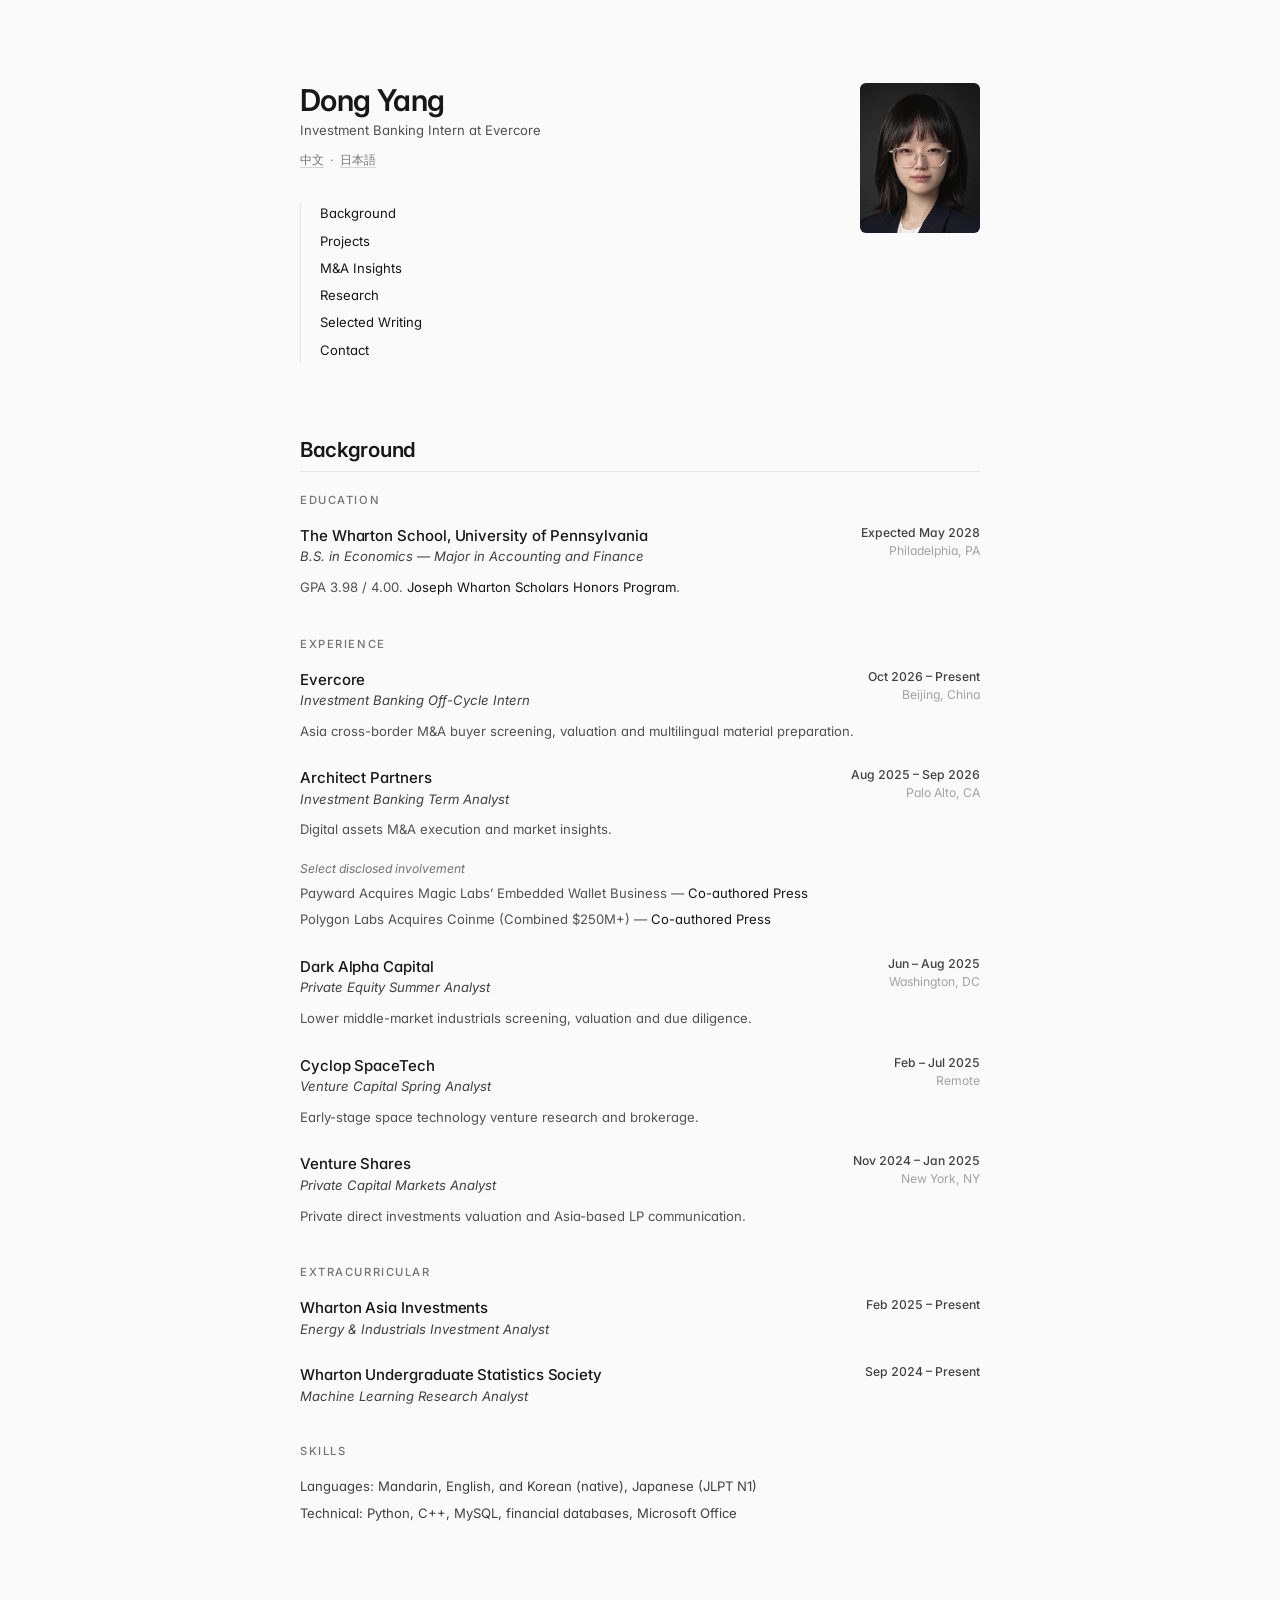
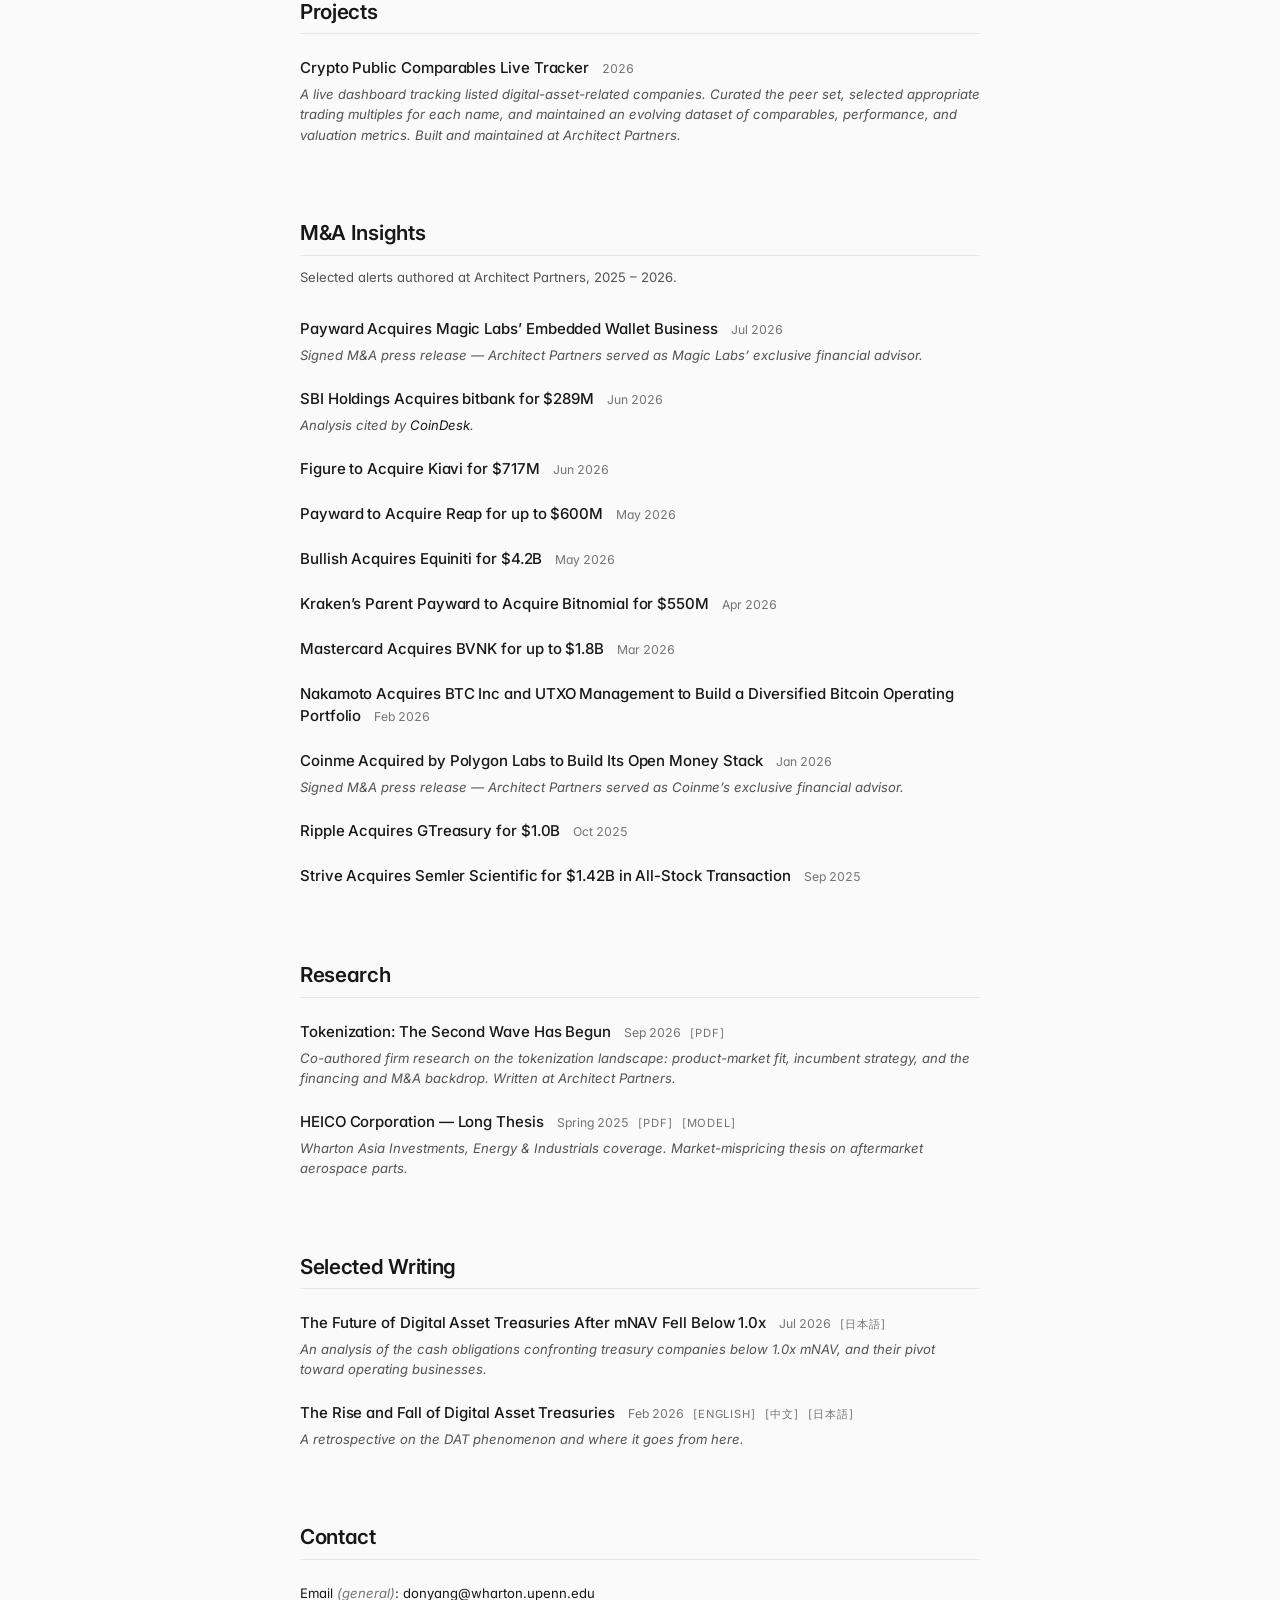
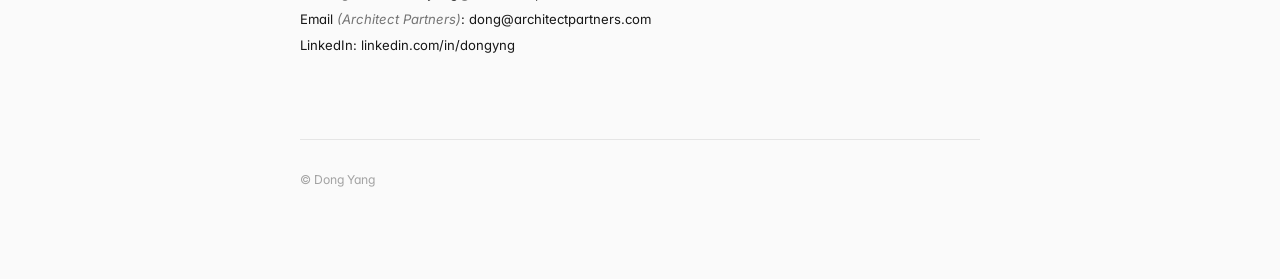
<file: index.html>
<!DOCTYPE html>
<html lang="en" class="compact">
<head>
<meta charset="UTF-8">
<meta name="viewport" content="width=device-width, initial-scale=1.0">
<title>Dong Yang</title>
<meta name="description" content="Dong Yang — Investment Banking Intern at Evercore">

<!-- Google tag (gtag.js) -->
<script async src="https://www.googletagmanager.com/gtag/js?id=G-03P32V69M8"></script>
<script>
  window.dataLayer = window.dataLayer || [];
  function gtag(){dataLayer.push(arguments);}
  gtag('js', new Date());

  gtag('config', 'G-03P32V69M8');
</script>
<!-- End Google tag -->

<link rel="preconnect" href="https://fonts.googleapis.com">
<link rel="preconnect" href="https://fonts.gstatic.com" crossorigin>
<link href="https://fonts.googleapis.com/css2?family=Inter:ital,wght@0,400;0,500;0,600;1,400&display=swap" rel="stylesheet">
<link rel="stylesheet" href="style.css?v=21">
</head>
<body>
<main>

<header class="masthead">
  <div class="masthead-text">
    <h1>Dong Yang</h1>
    <p class="tagline"><em>Investment Banking Intern at Evercore</em></p>
    <p class="masthead-download"><a href="zh/">中文</a> &nbsp;·&nbsp; <a href="ja/">日本語</a></p>
    <nav>
      <a href="#background">Background</a>
      <a href="#projects">Projects</a>
      <a href="#insights">M&amp;A Insights</a>
      <a href="#research">Research</a>
      <a href="#writing">Selected Writing</a>
      <a href="#contact">Contact</a>
    </nav>
  </div>
  <img class="masthead-portrait" src="assets/portrait.jpg?v=3" alt="Dong Yang">
</header>

<section id="background">
  <h2>Background</h2>

  <h3 class="section-label">Education</h3>
  <article class="entry">
    <div class="entry-head">
      <div class="entry-head-left">
        <h4><a href="https://www.wharton.upenn.edu/">The Wharton School, <span class="nowrap-mobile">University of Pennsylvania</span></a></h4>
        <p class="subtitle">B.S. in Economics — Major in <span class="nowrap-mobile">Accounting and Finance</span></p>
      </div>
      <div class="entry-meta">
        <span class="date">Expected May 2028</span>
        <span class="location">Philadelphia, PA</span>
      </div>
    </div>
    <p>GPA 3.98 / 4.00. <a class="nowrap-mobile" href="https://undergrad-inside.wharton.upenn.edu/jws/">Joseph Wharton Scholars Honors Program</a>.</p>
  </article>

  <h3 class="section-label">Experience</h3>
  <article class="entry">
    <div class="entry-head">
      <div class="entry-head-left">
        <h4><a href="https://www.evercore.com/">Evercore</a></h4>
        <p class="role">Investment Banking Off-Cycle Intern</p>
      </div>
      <div class="entry-meta">
        <span class="date">Oct 2026 – Present</span>
        <span class="location">Beijing, China</span>
      </div>
    </div>
    <p>Asia cross-border M&amp;A buyer screening, valuation and multilingual material preparation.</p>
  </article>

  <article class="entry">
    <div class="entry-head">
      <div class="entry-head-left">
        <h4><a href="https://architectpartners.com/">Architect Partners</a></h4>
        <p class="role">Investment Banking Term Analyst</p>
      </div>
      <div class="entry-meta">
        <span class="date">Aug 2025 – Sep 2026</span>
        <span class="location">Palo Alto, CA</span>
      </div>
    </div>
    <p>Digital assets M&amp;A execution and market insights.</p>
    <p class="entry-subhead">Select disclosed involvement</p>
    <p class="disclosure">Payward Acquires Magic Labs&rsquo; Embedded Wallet Business — <a href="https://architectpartners.com/wp-content/uploads/2026/07/Magic-Labs-_-Payward-MA-Alert.pdf">Co-authored Press</a></p>
    <p class="disclosure">Polygon Labs Acquires Coinme (Combined $250M+) — <a href="https://architectpartners.com/wp-content/uploads/2026/01/Polygon-_-Coinme-MA-Alert.pdf">Co-authored Press</a></p>
  </article>

  <article class="entry">
    <div class="entry-head">
      <div class="entry-head-left">
        <h4><a href="https://www.darkalphacapital.com/">Dark Alpha Capital</a></h4>
        <p class="role">Private Equity Summer Analyst</p>
      </div>
      <div class="entry-meta">
        <span class="date">Jun – Aug 2025</span>
        <span class="location">Washington, DC</span>
      </div>
    </div>
    <p>Lower middle-market industrials screening, valuation and due diligence.</p>
  </article>

  <article class="entry">
    <div class="entry-head">
      <div class="entry-head-left">
        <h4><a href="https://cyclopcorp.com/">Cyclop SpaceTech</a></h4>
        <p class="role">Venture Capital Spring Analyst</p>
      </div>
      <div class="entry-meta">
        <span class="date">Feb – Jul 2025</span>
        <span class="location">Remote</span>
      </div>
    </div>
    <p>Early-stage space technology venture research and brokerage.</p>
  </article>

  <article class="entry">
    <div class="entry-head">
      <div class="entry-head-left">
        <h4><a href="https://ventureshares.io/">Venture Shares</a></h4>
        <p class="role">Private Capital Markets Analyst</p>
      </div>
      <div class="entry-meta">
        <span class="date">Nov 2024 – Jan 2025</span>
        <span class="location">New York, NY</span>
      </div>
    </div>
    <p>Private direct investments valuation and Asia-based LP communication.</p>
  </article>

  <h3 class="section-label">Extracurricular</h3>
  <article class="entry">
    <div class="entry-head">
      <div class="entry-head-left">
        <h4>Wharton Asia Investments</h4>
        <p class="role">Energy &amp; Industrials Investment Analyst</p>
      </div>
      <div class="entry-meta">
        <span class="date">Feb 2025 – Present</span>
      </div>
    </div>
  </article>

  <article class="entry">
    <div class="entry-head">
      <div class="entry-head-left">
        <h4>Wharton Undergraduate Statistics Society</h4>
        <p class="role">Machine Learning Research Analyst</p>
      </div>
      <div class="entry-meta">
        <span class="date">Sep 2024 – Present</span>
      </div>
    </div>
  </article>

  <h3 class="section-label">Skills</h3>
  <p>Languages: Mandarin, English, and Korean (native), Japanese (JLPT N1)</p>
  <p>Technical: Python, C++, MySQL, financial databases, Microsoft Office</p>
</section>

<section id="projects">
  <h2>Projects</h2>

  <ul class="list">
    <li>
      <a href="https://architectpartners.com/insights/?cat=crypto-public-companies-snapshot" class="item-title">Crypto Public Comparables Live Tracker</a>
      <span class="date">2026</span>
      <p class="note"><em>A live dashboard tracking listed digital-asset-related companies. Curated the peer set, selected appropriate trading multiples for each name, and maintained an evolving dataset of comparables, performance, and valuation metrics. Built and maintained at Architect Partners.</em></p>
    </li>
  </ul>
</section>

<section id="insights">
  <h2>M&amp;A Insights</h2>
  <p class="section-intro">Selected alerts authored at Architect Partners, 2025 – 2026.</p>

  <ul class="list">
    <li>
      <a href="https://architectpartners.com/wp-content/uploads/2026/07/Magic-Labs-_-Payward-MA-Alert.pdf" class="item-title">Payward Acquires Magic Labs&rsquo; Embedded Wallet Business</a>
      <span class="date">Jul 2026</span>
      <p class="note"><em>Signed M&amp;A press release — Architect Partners served as Magic Labs&rsquo; exclusive financial advisor.</em></p>
    </li>
    <li>
      <a href="https://architectpartners.com/wp-content/uploads/2026/06/bitbank-_-SBI-MA-Alert.pdf" class="item-title">SBI Holdings Acquires bitbank for $289M</a>
      <span class="date">Jun 2026</span>
      <p class="note"><em>Analysis cited by <a href="https://www.coindesk.com/business/2026/06/28/sbi-s-usd289-million-bitbank-deal-is-symptomatic-of-japan-s-crypto-consolidation-architect-partners">CoinDesk</a>.</em></p>
    </li>
    <li>
      <a href="https://architectpartners.com/wp-content/uploads/2026/06/Kiavi-_-Figure-MA-Alert.pdf" class="item-title">Figure to Acquire Kiavi for $717M</a>
      <span class="date">Jun 2026</span>
    </li>
    <li>
      <a href="https://architectpartners.com/wp-content/uploads/2026/05/Payward-_-Reap-MA-Alert.pdf" class="item-title">Payward to Acquire Reap for up to $600M</a>
      <span class="date">May 2026</span>
    </li>
    <li>
      <a href="https://architectpartners.com/wp-content/uploads/2026/05/Bullish-_-Equiniti-MA-Alert.pdf" class="item-title">Bullish Acquires Equiniti for $4.2B</a>
      <span class="date">May 2026</span>
    </li>
    <li>
      <a href="https://architectpartners.com/wp-content/uploads/2026/04/Kraken-_-Bitnomial-MA-Alert.pdf" class="item-title">Kraken’s Parent Payward to Acquire Bitnomial for $550M</a>
      <span class="date">Apr 2026</span>
    </li>
    <li>
      <a href="https://architectpartners.com/wp-content/uploads/2026/03/Mastercard-_-BVNK-MA-Alert.pdf" class="item-title">Mastercard Acquires BVNK for up to $1.8B</a>
      <span class="date">Mar 2026</span>
    </li>
    <li>
      <a href="https://architectpartners.com/wp-content/uploads/2026/02/Nakamoto-_-BTC-Inc-UTXO-MA-Alert.pdf" class="item-title">Nakamoto Acquires BTC Inc and UTXO Management to Build a Diversified Bitcoin Operating Portfolio</a>
      <span class="date">Feb 2026</span>
    </li>
    <li>
      <a href="https://architectpartners.com/wp-content/uploads/2026/01/Polygon-_-Coinme-MA-Alert.pdf" class="item-title">Coinme Acquired by Polygon Labs to Build Its Open Money Stack</a>
      <span class="date">Jan 2026</span>
      <p class="note"><em>Signed M&amp;A press release — Architect Partners served as Coinme’s exclusive financial advisor.</em></p>
    </li>
    <li>
      <a href="https://architectpartners.com/wp-content/uploads/2025/10/Ripple-_-GTreasury-MA-Alert.pdf" class="item-title">Ripple Acquires GTreasury for $1.0B</a>
      <span class="date">Oct 2025</span>
    </li>
    <li>
      <a href="https://architectpartners.com/wp-content/uploads/2025/09/Strive-_-Semler-Scientific-MA-Alert.pdf" class="item-title">Strive Acquires Semler Scientific for $1.42B in All-Stock Transaction</a>
      <span class="date">Sep 2025</span>
    </li>
  </ul>
</section>

<section id="research">
  <h2>Research</h2>

  <ul class="list">
    <li>
      <a href="https://architectpartners.com/wp-content/uploads/2026/09/Tokenization_-The-Second-Wave-Has-Begun-September-14-2026.pdf" class="item-title">Tokenization: The Second Wave Has Begun</a>
      <span class="date">Sep 2026</span>
      <a href="https://architectpartners.com/wp-content/uploads/2026/09/Tokenization_-The-Second-Wave-Has-Begun-September-14-2026.pdf" class="pdf-tag">[PDF]</a>
      <p class="note"><em>Co-authored firm research on the tokenization landscape: product-market fit, incumbent strategy, and the financing and M&amp;A backdrop. Written at Architect Partners.</em></p>
    </li>
    <li>
      <a href="assets/research/HEICO-Stock-Pitch-S25.pdf" class="item-title">HEICO Corporation — Long Thesis</a>
      <span class="date">Spring 2025</span>
      <a href="assets/research/HEICO-Stock-Pitch-S25.pdf" class="pdf-tag">[PDF]</a>
      <a href="assets/research/HEICO-Model.xlsx" class="pdf-tag">[Model]</a>
      <p class="note"><em>Wharton Asia Investments, Energy &amp; Industrials coverage. Market-mispricing thesis on aftermarket aerospace parts.</em></p>
    </li>
  </ul>
</section>

<section id="writing">
  <h2>Selected Writing</h2>

  <ul class="list">
    <li>
      <a href="https://note.com/donyang0407/n/n8c57a7855488" class="item-title">The Future of Digital Asset Treasuries After mNAV Fell Below 1.0x</a>
      <span class="date">Jul 2026</span>
      <a href="https://note.com/donyang0407/n/n8c57a7855488" class="pdf-tag">[日本語]</a>
      <p class="note"><em>An analysis of the cash obligations confronting treasury companies below 1.0x mNAV, and their pivot toward operating businesses.</em></p>
    </li>
    <li>
      <a href="writing/dat-rise-and-fall/" class="item-title">The Rise and Fall of Digital Asset Treasuries</a>
      <span class="date">Feb 2026</span>
      <a href="writing/dat-rise-and-fall/" class="pdf-tag">[English]</a>
      <a href="writing/dat-rise-and-fall-zh/" class="pdf-tag">[中文]</a>
      <a href="writing/dat-rise-and-fall-ja/" class="pdf-tag">[日本語]</a>
      <p class="note"><em>A retrospective on the DAT phenomenon and where it goes from here.</em></p>
    </li>
  </ul>
</section>

<section id="contact">
  <h2>Contact</h2>
  <p>Email <em>(general)</em>: <a href="mailto:donyang@wharton.upenn.edu">donyang@wharton.upenn.edu</a></p>
  <p>Email <em>(Architect Partners)</em>: <a href="mailto:dong@architectpartners.com">dong@architectpartners.com</a></p>
  <p>LinkedIn: <a href="https://www.linkedin.com/in/dongyng/">linkedin.com/in/dongyng</a></p>
</section>

<footer>
  <p>&copy; Dong Yang</p>
</footer>

</main>
</body>
</html>
</file>
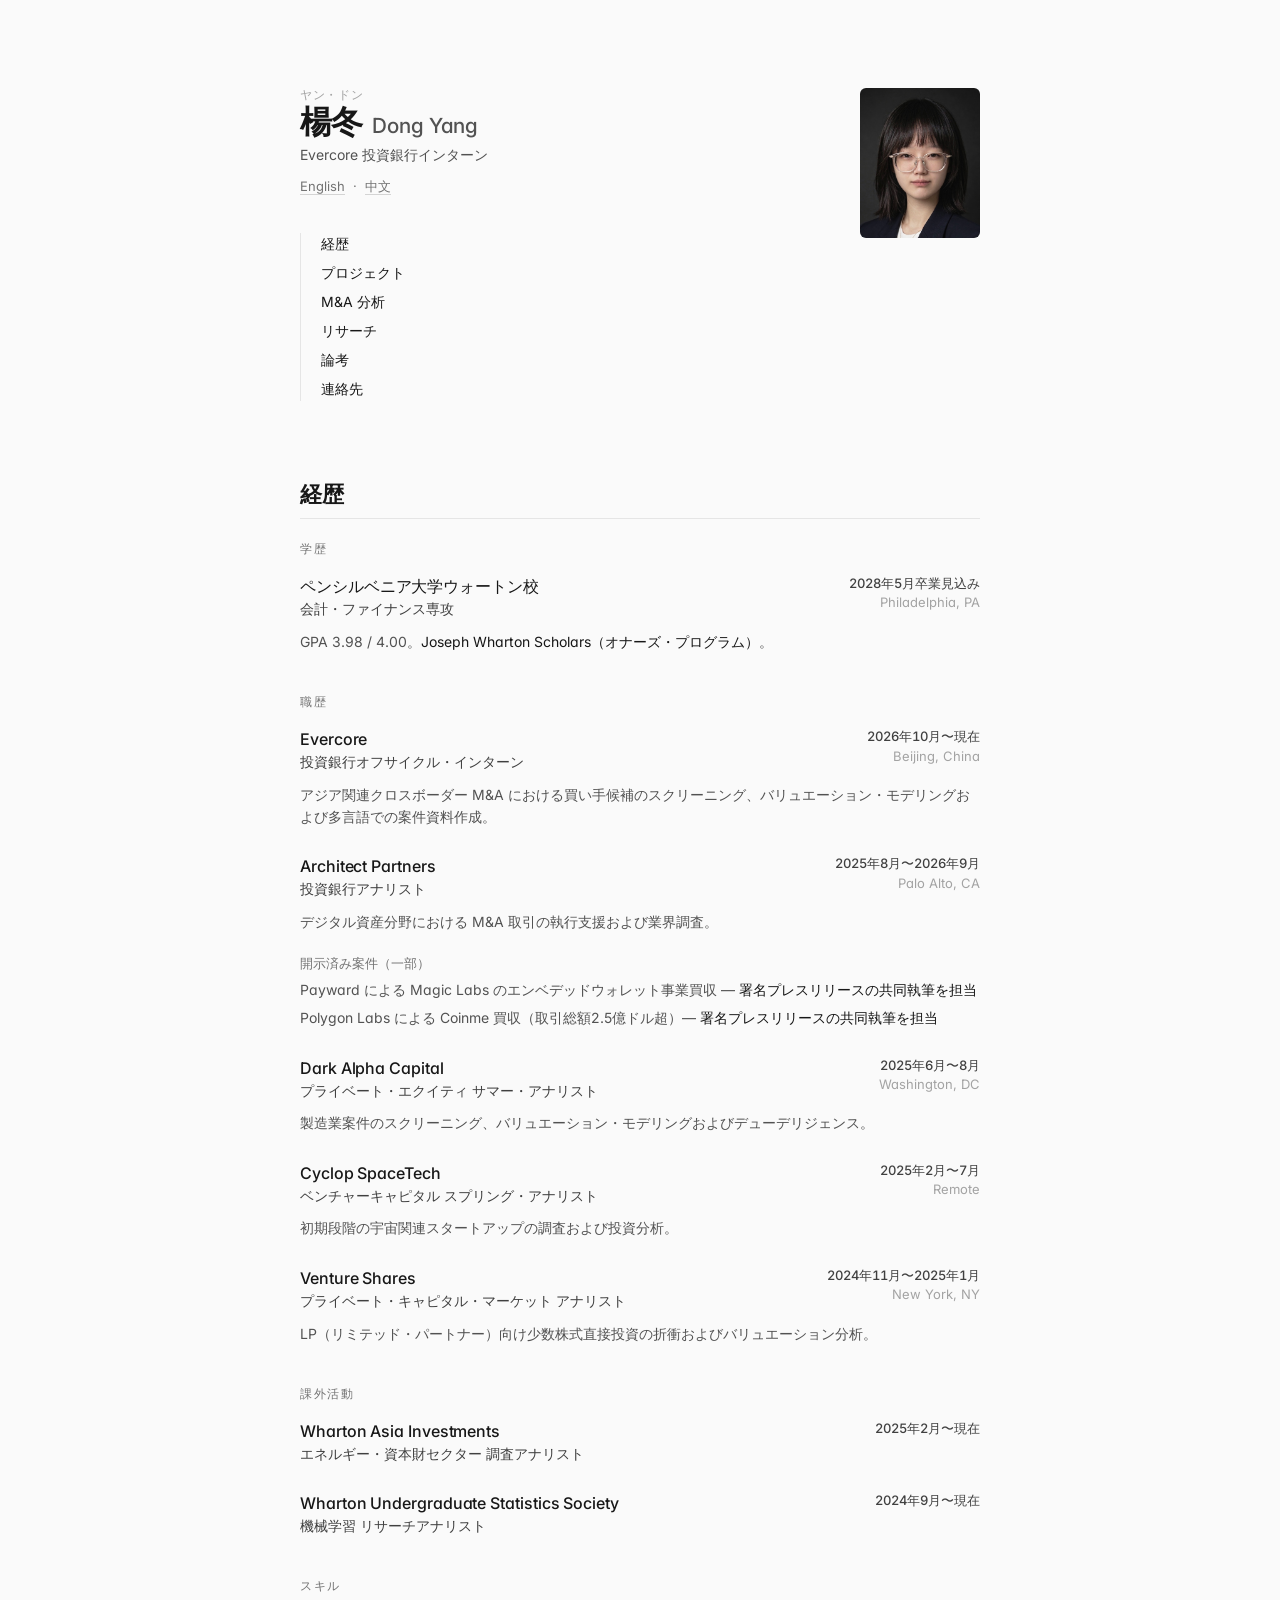
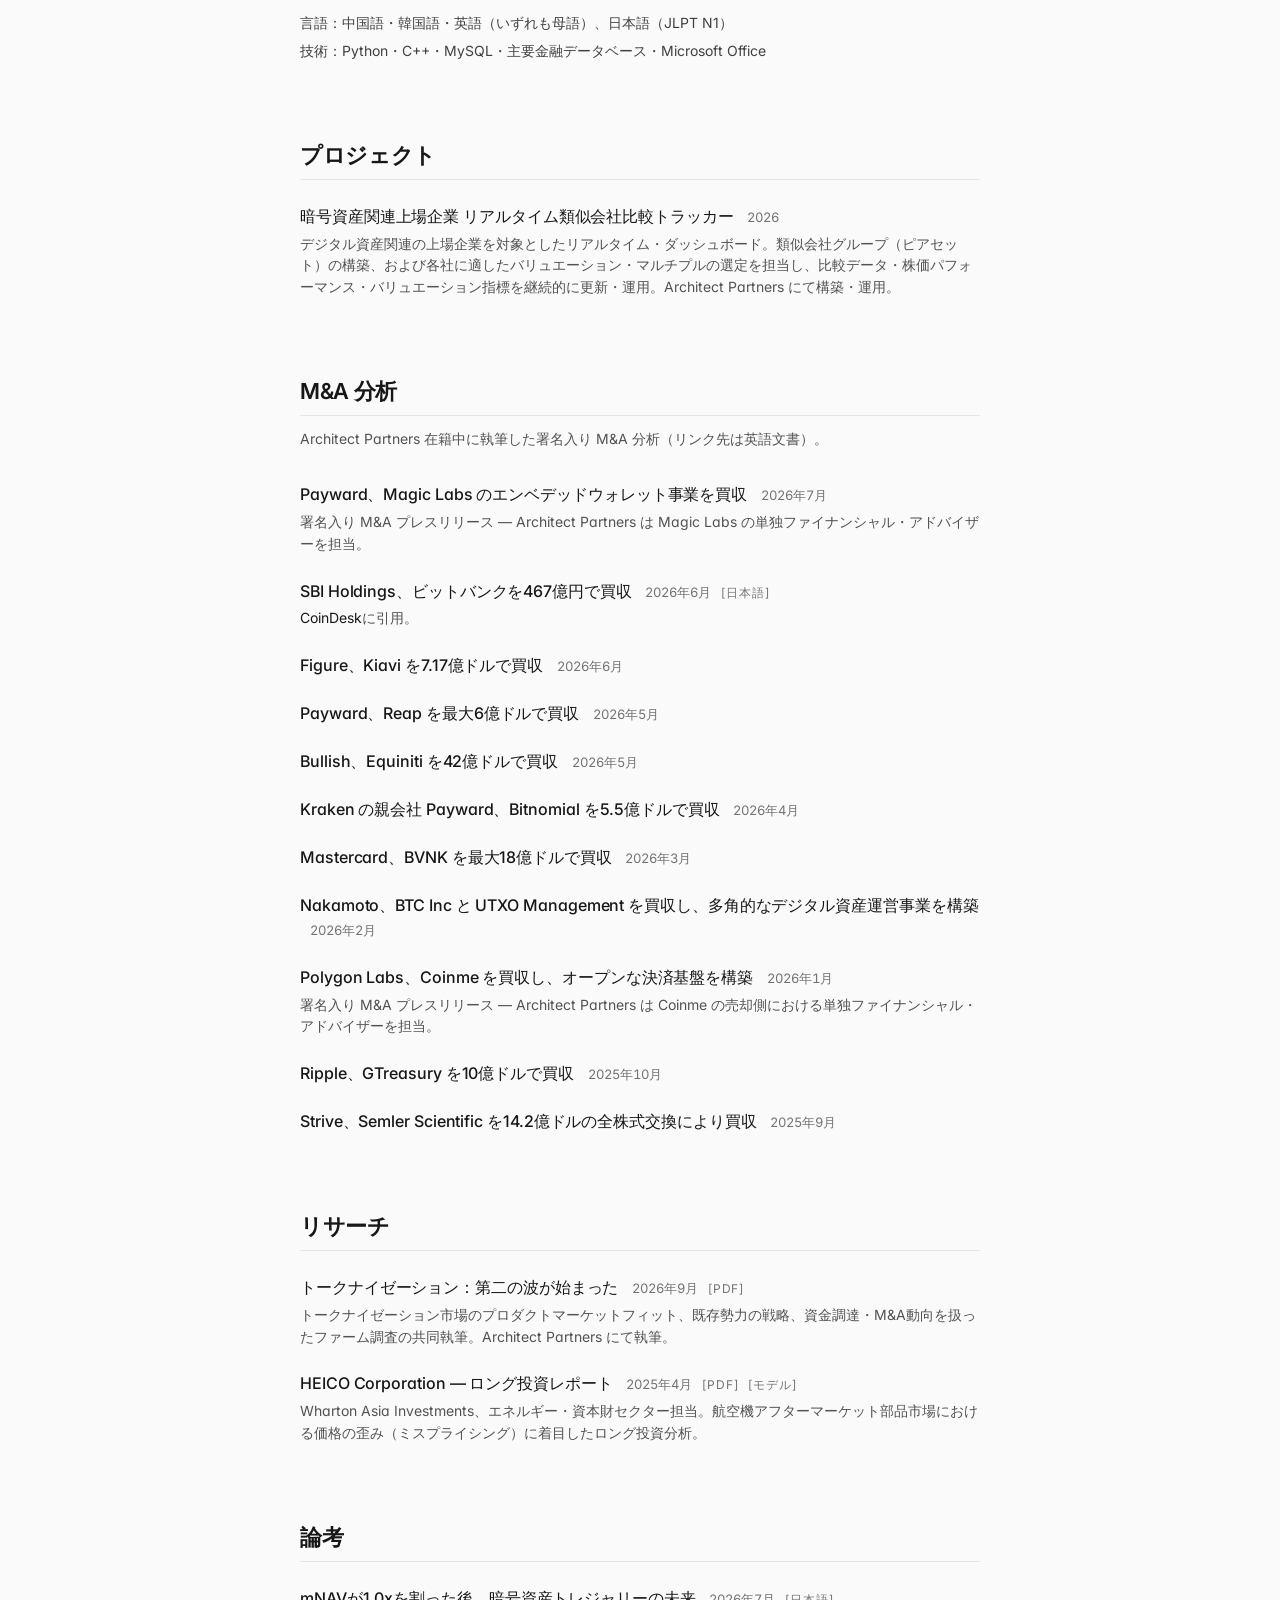
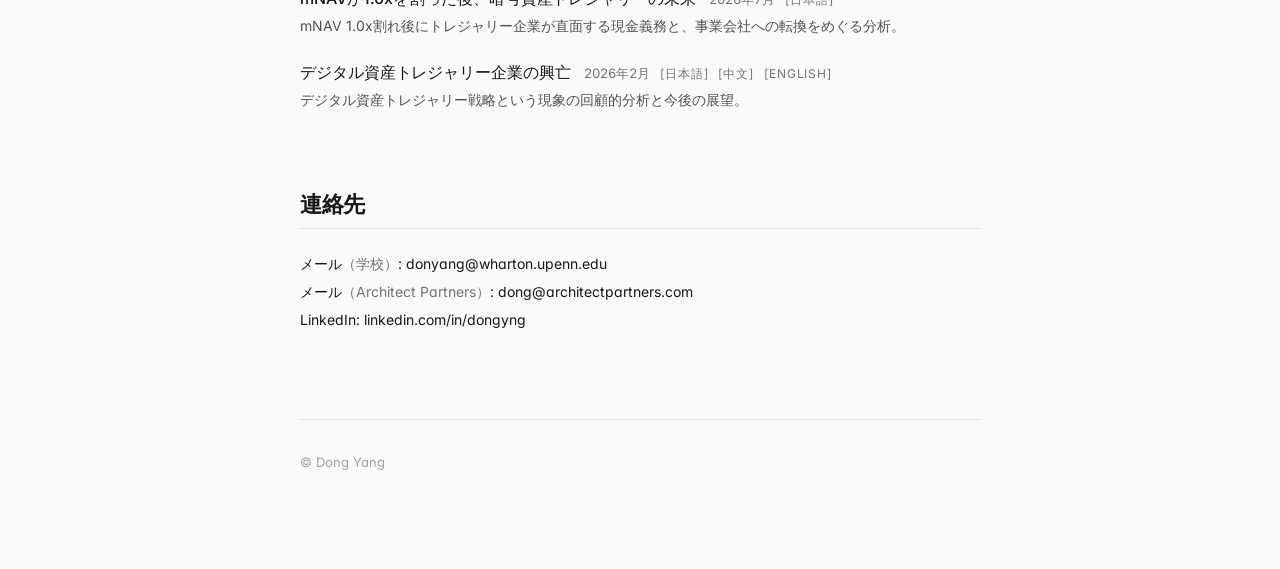
<file: ja/index.html>
<!DOCTYPE html>
<html lang="ja">
<head>
<meta charset="UTF-8">
<meta name="viewport" content="width=device-width, initial-scale=1.0">
<title>楊冬 / Dong Yang</title>
<meta name="description" content="楊冬 — ペンシルベニア大学ウォートン校在学、Evercore 投資銀行インターン。">

<!-- Google tag (gtag.js) -->
<script async src="https://www.googletagmanager.com/gtag/js?id=G-03P32V69M8"></script>
<script>
  window.dataLayer = window.dataLayer || [];
  function gtag(){dataLayer.push(arguments);}
  gtag('js', new Date());

  gtag('config', 'G-03P32V69M8');
</script>
<!-- End Google tag -->

<link rel="preconnect" href="https://fonts.googleapis.com">
<link rel="preconnect" href="https://fonts.gstatic.com" crossorigin>
<link href="https://fonts.googleapis.com/css2?family=Inter:ital,wght@0,400;0,500;0,600;1,400&display=swap" rel="stylesheet">
<link rel="stylesheet" href="../style.css?v=21">
</head>
<body>
<main>

<header class="masthead">
  <div class="masthead-text">
    <p class="furigana">ヤン・ドン</p>
    <h1>楊冬 <span class="name-romanized">Dong Yang</span></h1>
    <p class="tagline"><em>Evercore 投資銀行インターン</em></p>
    <p class="masthead-download"><a href="../">English</a> &nbsp;·&nbsp; <a href="../zh/">中文</a></p>
    <nav>
      <a href="#background">経歴</a>
      <a href="#projects">プロジェクト</a>
      <a href="#insights">M&amp;A 分析</a>
      <a href="#research">リサーチ</a>
      <a href="#writing">論考</a>
      <a href="#contact">連絡先</a>
    </nav>
  </div>
  <img class="masthead-portrait" src="../assets/portrait.jpg?v=3" alt="楊冬 Dong Yang">
</header>

<section id="background">
  <h2>経歴</h2>

  <h3 class="section-label">学歴</h3>
  <article class="entry">
    <div class="entry-head">
      <div class="entry-head-left">
        <h4><a href="https://www.wharton.upenn.edu/">ペンシルベニア大学ウォートン校</a></h4>
        <p class="subtitle">会計・ファイナンス専攻</p>
      </div>
      <div class="entry-meta">
        <span class="date">2028年5月卒業見込み</span>
        <span class="location">Philadelphia, PA</span>
      </div>
    </div>
    <p>GPA 3.98 / 4.00。<a href="https://undergrad-inside.wharton.upenn.edu/jws/">Joseph Wharton Scholars（オナーズ・プログラム）</a>。</p>
  </article>

  <h3 class="section-label">職歴</h3>
  <article class="entry">
    <div class="entry-head">
      <div class="entry-head-left">
        <h4><a href="https://www.evercore.com/">Evercore</a></h4>
        <p class="role">投資銀行オフサイクル・インターン</p>
      </div>
      <div class="entry-meta">
        <span class="date">2026年10月〜現在</span>
        <span class="location">Beijing, China</span>
      </div>
    </div>
    <p>アジア関連クロスボーダー M&amp;A における買い手候補のスクリーニング、バリュエーション・モデリングおよび多言語での案件資料作成。</p>
  </article>

  <article class="entry">
    <div class="entry-head">
      <div class="entry-head-left">
        <h4><a href="https://architectpartners.com/">Architect Partners</a></h4>
        <p class="role">投資銀行アナリスト</p>
      </div>
      <div class="entry-meta">
        <span class="date">2025年8月〜2026年9月</span>
        <span class="location">Palo Alto, CA</span>
      </div>
    </div>
    <p>デジタル資産分野における M&amp;A 取引の執行支援および業界調査。</p>
    <p class="entry-subhead">開示済み案件（一部）</p>
    <p class="disclosure">Payward による Magic Labs のエンベデッドウォレット事業買収 — <a href="https://architectpartners.com/wp-content/uploads/2026/07/Magic-Labs-_-Payward-MA-Alert.pdf">署名プレスリリースの共同執筆を担当</a></p>
    <p class="disclosure">Polygon Labs による Coinme 買収（取引総額2.5億ドル超）— <a href="https://architectpartners.com/wp-content/uploads/2026/01/Polygon-_-Coinme-MA-Alert.pdf">署名プレスリリースの共同執筆を担当</a></p>
  </article>

  <article class="entry">
    <div class="entry-head">
      <div class="entry-head-left">
        <h4><a href="https://www.darkalphacapital.com/">Dark Alpha Capital</a></h4>
        <p class="role">プライベート・エクイティ サマー・アナリスト</p>
      </div>
      <div class="entry-meta">
        <span class="date">2025年6月〜8月</span>
        <span class="location">Washington, DC</span>
      </div>
    </div>
    <p>製造業案件のスクリーニング、バリュエーション・モデリングおよびデューデリジェンス。</p>
  </article>

  <article class="entry">
    <div class="entry-head">
      <div class="entry-head-left">
        <h4><a href="https://cyclopcorp.com/">Cyclop SpaceTech</a></h4>
        <p class="role">ベンチャーキャピタル スプリング・アナリスト</p>
      </div>
      <div class="entry-meta">
        <span class="date">2025年2月〜7月</span>
        <span class="location">Remote</span>
      </div>
    </div>
    <p>初期段階の宇宙関連スタートアップの調査および投資分析。</p>
  </article>

  <article class="entry">
    <div class="entry-head">
      <div class="entry-head-left">
        <h4><a href="https://ventureshares.io/">Venture Shares</a></h4>
        <p class="role">プライベート・キャピタル・マーケット アナリスト</p>
      </div>
      <div class="entry-meta">
        <span class="date">2024年11月〜2025年1月</span>
        <span class="location">New York, NY</span>
      </div>
    </div>
    <p>LP（リミテッド・パートナー）向け少数株式直接投資の折衝およびバリュエーション分析。</p>
  </article>

  <h3 class="section-label">課外活動</h3>
  <article class="entry">
    <div class="entry-head">
      <div class="entry-head-left">
        <h4>Wharton Asia Investments</h4>
        <p class="role">エネルギー・資本財セクター 調査アナリスト</p>
      </div>
      <div class="entry-meta">
        <span class="date">2025年2月〜現在</span>
      </div>
    </div>
  </article>

  <article class="entry">
    <div class="entry-head">
      <div class="entry-head-left">
        <h4>Wharton Undergraduate Statistics Society</h4>
        <p class="role">機械学習 リサーチアナリスト</p>
      </div>
      <div class="entry-meta">
        <span class="date">2024年9月〜現在</span>
      </div>
    </div>
  </article>

  <h3 class="section-label">スキル</h3>
  <p>言語：中国語・韓国語・英語（いずれも母語）、日本語（JLPT N1）</p>
  <p>技術：Python・C++・MySQL・主要金融データベース・Microsoft Office</p>
</section>

<section id="projects">
  <h2>プロジェクト</h2>

  <ul class="list">
    <li>
      <a href="https://architectpartners.com/insights/?cat=crypto-public-companies-snapshot" class="item-title">暗号資産関連上場企業 リアルタイム類似会社比較トラッカー</a>
      <span class="date">2026</span>
      <p class="note">デジタル資産関連の上場企業を対象としたリアルタイム・ダッシュボード。類似会社グループ（ピアセット）の構築、および各社に適したバリュエーション・マルチプルの選定を担当し、比較データ・株価パフォーマンス・バリュエーション指標を継続的に更新・運用。Architect Partners にて構築・運用。</p>
    </li>
  </ul>
</section>

<section id="insights">
  <h2>M&amp;A 分析</h2>
  <p class="section-intro">Architect Partners 在籍中に執筆した署名入り M&amp;A 分析（リンク先は英語文書）。</p>

  <ul class="list">
    <li>
      <a href="https://architectpartners.com/wp-content/uploads/2026/07/Magic-Labs-_-Payward-MA-Alert.pdf" class="item-title">Payward、Magic Labs のエンベデッドウォレット事業を買収</a>
      <span class="date">2026年7月</span>
      <p class="note"><em>署名入り M&amp;A プレスリリース — Architect Partners は Magic Labs の単独ファイナンシャル・アドバイザーを担当。</em></p>
    </li>
    <li>
      <a href="https://architectpartners.com/wp-content/uploads/2026/06/bitbank-_-SBI-MA-Alert.pdf" class="item-title">SBI Holdings、ビットバンクを467億円で買収</a>
      <span class="date">2026年6月</span>
      <a href="../writing/sbi-bitbank-ja/" class="pdf-tag">[日本語]</a>
      <p class="note"><em><a href="https://www.coindesk.com/ja/business/2026/06/28/sbi-s-usd289-million-bitbank-deal-is-symptomatic-of-japan-s-crypto-consolidation-architect-partners">CoinDesk</a>に引用。</em></p>
    </li>
    <li>
      <a href="https://architectpartners.com/wp-content/uploads/2026/06/Kiavi-_-Figure-MA-Alert.pdf" class="item-title">Figure、Kiavi を7.17億ドルで買収</a>
      <span class="date">2026年6月</span>
    </li>
    <li>
      <a href="https://architectpartners.com/wp-content/uploads/2026/05/Payward-_-Reap-MA-Alert.pdf" class="item-title">Payward、Reap を最大6億ドルで買収</a>
      <span class="date">2026年5月</span>
    </li>
    <li>
      <a href="https://architectpartners.com/wp-content/uploads/2026/05/Bullish-_-Equiniti-MA-Alert.pdf" class="item-title">Bullish、Equiniti を42億ドルで買収</a>
      <span class="date">2026年5月</span>
    </li>
    <li>
      <a href="https://architectpartners.com/wp-content/uploads/2026/04/Kraken-_-Bitnomial-MA-Alert.pdf" class="item-title">Kraken の親会社 Payward、Bitnomial を5.5億ドルで買収</a>
      <span class="date">2026年4月</span>
    </li>
    <li>
      <a href="https://architectpartners.com/wp-content/uploads/2026/03/Mastercard-_-BVNK-MA-Alert.pdf" class="item-title">Mastercard、BVNK を最大18億ドルで買収</a>
      <span class="date">2026年3月</span>
    </li>
    <li>
      <a href="https://architectpartners.com/wp-content/uploads/2026/02/Nakamoto-_-BTC-Inc-UTXO-MA-Alert.pdf" class="item-title">Nakamoto、BTC Inc と UTXO Management を買収し、多角的なデジタル資産運営事業を構築</a>
      <span class="date">2026年2月</span>
    </li>
    <li>
      <a href="https://architectpartners.com/wp-content/uploads/2026/01/Polygon-_-Coinme-MA-Alert.pdf" class="item-title">Polygon Labs、Coinme を買収し、オープンな決済基盤を構築</a>
      <span class="date">2026年1月</span>
      <p class="note"><em>署名入り M&amp;A プレスリリース — Architect Partners は Coinme の売却側における単独ファイナンシャル・アドバイザーを担当。</em></p>
    </li>
    <li>
      <a href="https://architectpartners.com/wp-content/uploads/2025/10/Ripple-_-GTreasury-MA-Alert.pdf" class="item-title">Ripple、GTreasury を10億ドルで買収</a>
      <span class="date">2025年10月</span>
    </li>
    <li>
      <a href="https://architectpartners.com/wp-content/uploads/2025/09/Strive-_-Semler-Scientific-MA-Alert.pdf" class="item-title">Strive、Semler Scientific を14.2億ドルの全株式交換により買収</a>
      <span class="date">2025年9月</span>
    </li>
  </ul>
</section>

<section id="research">
  <h2>リサーチ</h2>

  <ul class="list">
    <li>
      <a href="https://architectpartners.com/wp-content/uploads/2026/09/Tokenization_-The-Second-Wave-Has-Begun-September-14-2026.pdf" class="item-title">トークナイゼーション：第二の波が始まった</a>
      <span class="date">2026年9月</span>
      <a href="https://architectpartners.com/wp-content/uploads/2026/09/Tokenization_-The-Second-Wave-Has-Begun-September-14-2026.pdf" class="pdf-tag">[PDF]</a>
      <p class="note"><em>トークナイゼーション市場のプロダクトマーケットフィット、既存勢力の戦略、資金調達・M&amp;A動向を扱ったファーム調査の共同執筆。Architect Partners にて執筆。</em></p>
    </li>
    <li>
      <a href="../assets/research/HEICO-Stock-Pitch-S25.pdf" class="item-title">HEICO Corporation — ロング投資レポート</a>
      <span class="date">2025年4月</span>
      <a href="../assets/research/HEICO-Stock-Pitch-S25.pdf" class="pdf-tag">[PDF]</a>
      <a href="../assets/research/HEICO-Model.xlsx" class="pdf-tag">[モデル]</a>
      <p class="note"><em>Wharton Asia Investments、エネルギー・資本財セクター担当。航空機アフターマーケット部品市場における価格の歪み（ミスプライシング）に着目したロング投資分析。</em></p>
    </li>
  </ul>
</section>

<section id="writing">
  <h2>論考</h2>

  <ul class="list">
    <li>
      <a href="https://note.com/donyang0407/n/n8c57a7855488" class="item-title">mNAVが1.0xを割った後、暗号資産トレジャリーの未来</a>
      <span class="date">2026年7月</span>
      <a href="https://note.com/donyang0407/n/n8c57a7855488" class="pdf-tag">[日本語]</a>
      <p class="note"><em>mNAV 1.0x割れ後にトレジャリー企業が直面する現金義務と、事業会社への転換をめぐる分析。</em></p>
    </li>
    <li>
      <a href="../writing/dat-rise-and-fall-ja/" class="item-title">デジタル資産トレジャリー企業の興亡</a>
      <span class="date">2026年2月</span>
      <a href="../writing/dat-rise-and-fall-ja/" class="pdf-tag">[日本語]</a>
      <a href="../writing/dat-rise-and-fall-zh/" class="pdf-tag">[中文]</a>
      <a href="../writing/dat-rise-and-fall/" class="pdf-tag">[English]</a>
      <p class="note"><em>デジタル資産トレジャリー戦略という現象の回顧的分析と今後の展望。</em></p>
    </li>
  </ul>
</section>

<section id="contact">
  <h2>連絡先</h2>
  <p>メール<em>（学校）</em>: <a href="mailto:donyang@wharton.upenn.edu">donyang@wharton.upenn.edu</a></p>
  <p>メール<em>（Architect Partners）</em>: <a href="mailto:dong@architectpartners.com">dong@architectpartners.com</a></p>
  <p>LinkedIn: <a href="https://www.linkedin.com/in/dongyng/">linkedin.com/in/dongyng</a></p>
</section>

<footer>
  <p>&copy; Dong Yang</p>
</footer>

</main>
</body>
</html>
</file>
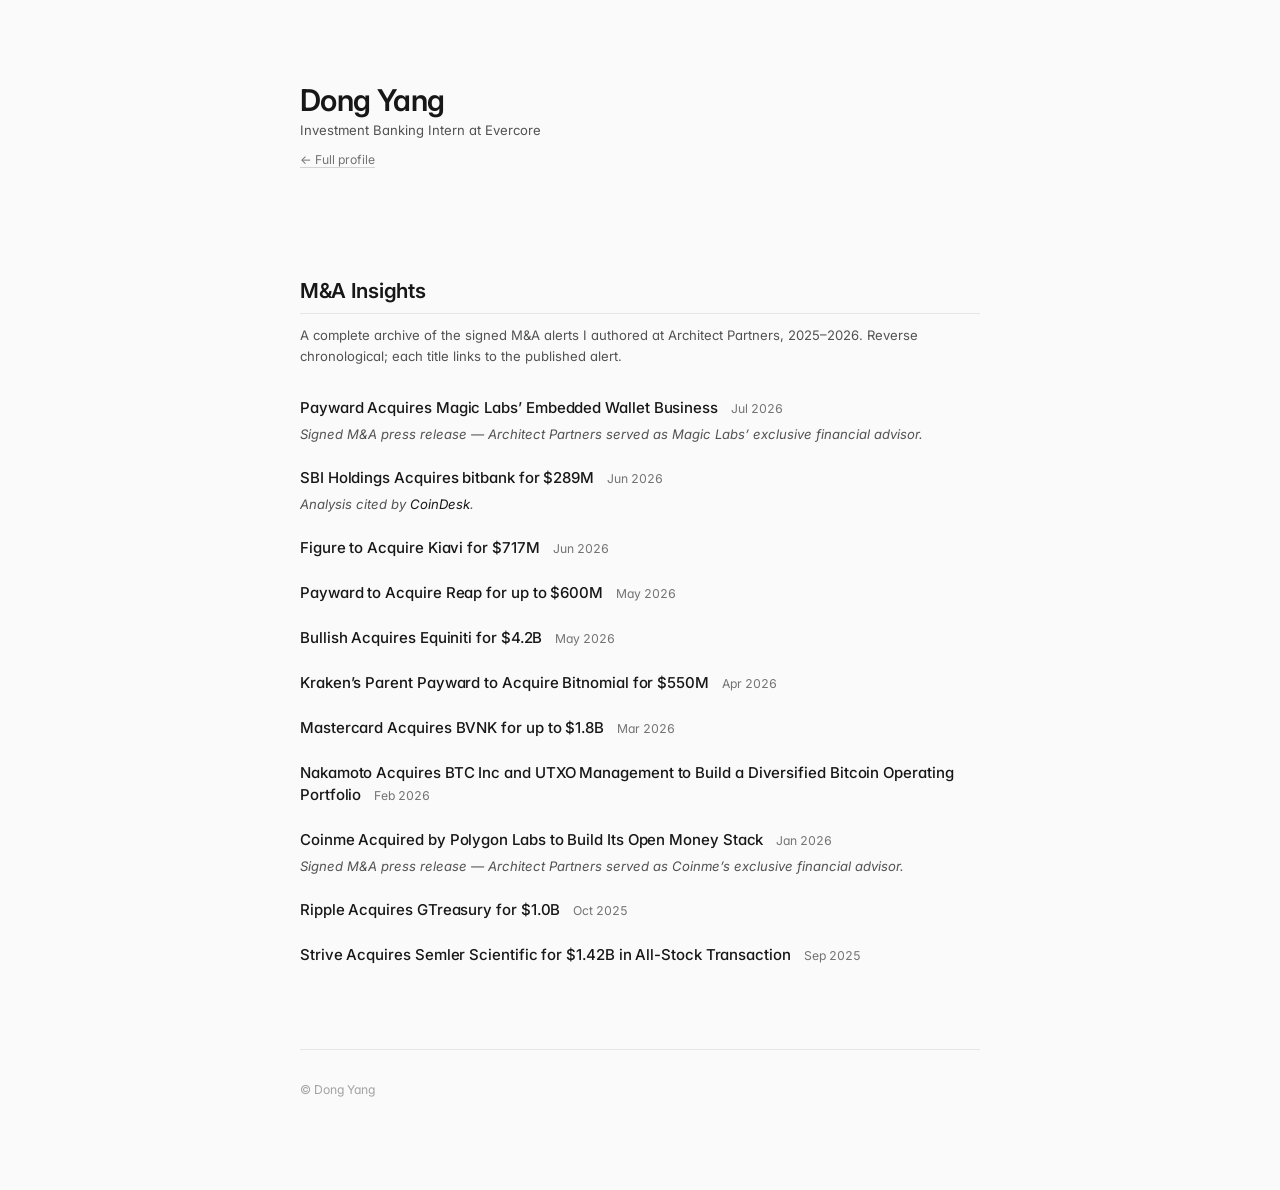
<file: ma-insights/index.html>
<!DOCTYPE html>
<html lang="en" class="compact">
<head>
<meta charset="UTF-8">
<meta name="viewport" content="width=device-width, initial-scale=1.0">
<title>M&amp;A Insights — Dong Yang</title>
<meta name="description" content="Archive of M&A alerts authored by Dong Yang at Architect Partners, 2025–2026.">

<!-- Google tag (gtag.js) -->
<script async src="https://www.googletagmanager.com/gtag/js?id=G-03P32V69M8"></script>
<script>
  window.dataLayer = window.dataLayer || [];
  function gtag(){dataLayer.push(arguments);}
  gtag('js', new Date());

  gtag('config', 'G-03P32V69M8');
</script>
<!-- End Google tag -->

<link rel="preconnect" href="https://fonts.googleapis.com">
<link rel="preconnect" href="https://fonts.gstatic.com" crossorigin>
<link href="https://fonts.googleapis.com/css2?family=Inter:ital,wght@0,400;0,500;0,600;1,400&display=swap" rel="stylesheet">
<link rel="stylesheet" href="../style.css?v=21">
</head>
<body>
<main>

<header class="masthead">
  <div class="masthead-text">
    <h1>Dong Yang</h1>
    <p class="tagline"><em>Investment Banking Intern at Evercore</em></p>
    <p class="masthead-download"><a href="../">← Full profile</a></p>
  </div>
</header>

<section id="insights">
  <h2>M&amp;A Insights</h2>
  <p class="section-intro">A complete archive of the signed M&amp;A alerts I authored at Architect Partners, 2025–2026. Reverse chronological; each title links to the published alert.</p>

  <ul class="list">
    <li>
      <a href="https://architectpartners.com/wp-content/uploads/2026/07/Magic-Labs-_-Payward-MA-Alert.pdf" class="item-title">Payward Acquires Magic Labs&rsquo; Embedded Wallet Business</a>
      <span class="date">Jul 2026</span>
      <p class="note"><em>Signed M&amp;A press release — Architect Partners served as Magic Labs&rsquo; exclusive financial advisor.</em></p>
    </li>
    <li>
      <a href="https://architectpartners.com/wp-content/uploads/2026/06/bitbank-_-SBI-MA-Alert.pdf" class="item-title">SBI Holdings Acquires bitbank for $289M</a>
      <span class="date">Jun 2026</span>
      <p class="note"><em>Analysis cited by <a href="https://www.coindesk.com/business/2026/06/28/sbi-s-usd289-million-bitbank-deal-is-symptomatic-of-japan-s-crypto-consolidation-architect-partners">CoinDesk</a>.</em></p>
    </li>
    <li>
      <a href="https://architectpartners.com/wp-content/uploads/2026/06/Kiavi-_-Figure-MA-Alert.pdf" class="item-title">Figure to Acquire Kiavi for $717M</a>
      <span class="date">Jun 2026</span>
    </li>
    <li>
      <a href="https://architectpartners.com/wp-content/uploads/2026/05/Payward-_-Reap-MA-Alert.pdf" class="item-title">Payward to Acquire Reap for up to $600M</a>
      <span class="date">May 2026</span>
    </li>
    <li>
      <a href="https://architectpartners.com/wp-content/uploads/2026/05/Bullish-_-Equiniti-MA-Alert.pdf" class="item-title">Bullish Acquires Equiniti for $4.2B</a>
      <span class="date">May 2026</span>
    </li>
    <li>
      <a href="https://architectpartners.com/wp-content/uploads/2026/04/Kraken-_-Bitnomial-MA-Alert.pdf" class="item-title">Kraken’s Parent Payward to Acquire Bitnomial for $550M</a>
      <span class="date">Apr 2026</span>
    </li>
    <li>
      <a href="https://architectpartners.com/wp-content/uploads/2026/03/Mastercard-_-BVNK-MA-Alert.pdf" class="item-title">Mastercard Acquires BVNK for up to $1.8B</a>
      <span class="date">Mar 2026</span>
    </li>
    <li>
      <a href="https://architectpartners.com/wp-content/uploads/2026/02/Nakamoto-_-BTC-Inc-UTXO-MA-Alert.pdf" class="item-title">Nakamoto Acquires BTC Inc and UTXO Management to Build a Diversified Bitcoin Operating Portfolio</a>
      <span class="date">Feb 2026</span>
    </li>
    <li>
      <a href="https://architectpartners.com/wp-content/uploads/2026/01/Polygon-_-Coinme-MA-Alert.pdf" class="item-title">Coinme Acquired by Polygon Labs to Build Its Open Money Stack</a>
      <span class="date">Jan 2026</span>
      <p class="note"><em>Signed M&amp;A press release — Architect Partners served as Coinme’s exclusive financial advisor.</em></p>
    </li>
    <li>
      <a href="https://architectpartners.com/wp-content/uploads/2025/10/Ripple-_-GTreasury-MA-Alert.pdf" class="item-title">Ripple Acquires GTreasury for $1.0B</a>
      <span class="date">Oct 2025</span>
    </li>
    <li>
      <a href="https://architectpartners.com/wp-content/uploads/2025/09/Strive-_-Semler-Scientific-MA-Alert.pdf" class="item-title">Strive Acquires Semler Scientific for $1.42B in All-Stock Transaction</a>
      <span class="date">Sep 2025</span>
    </li>
  </ul>
</section>

<footer>
  <p>&copy; Dong Yang</p>
</footer>

</main>
</body>
</html>
</file>
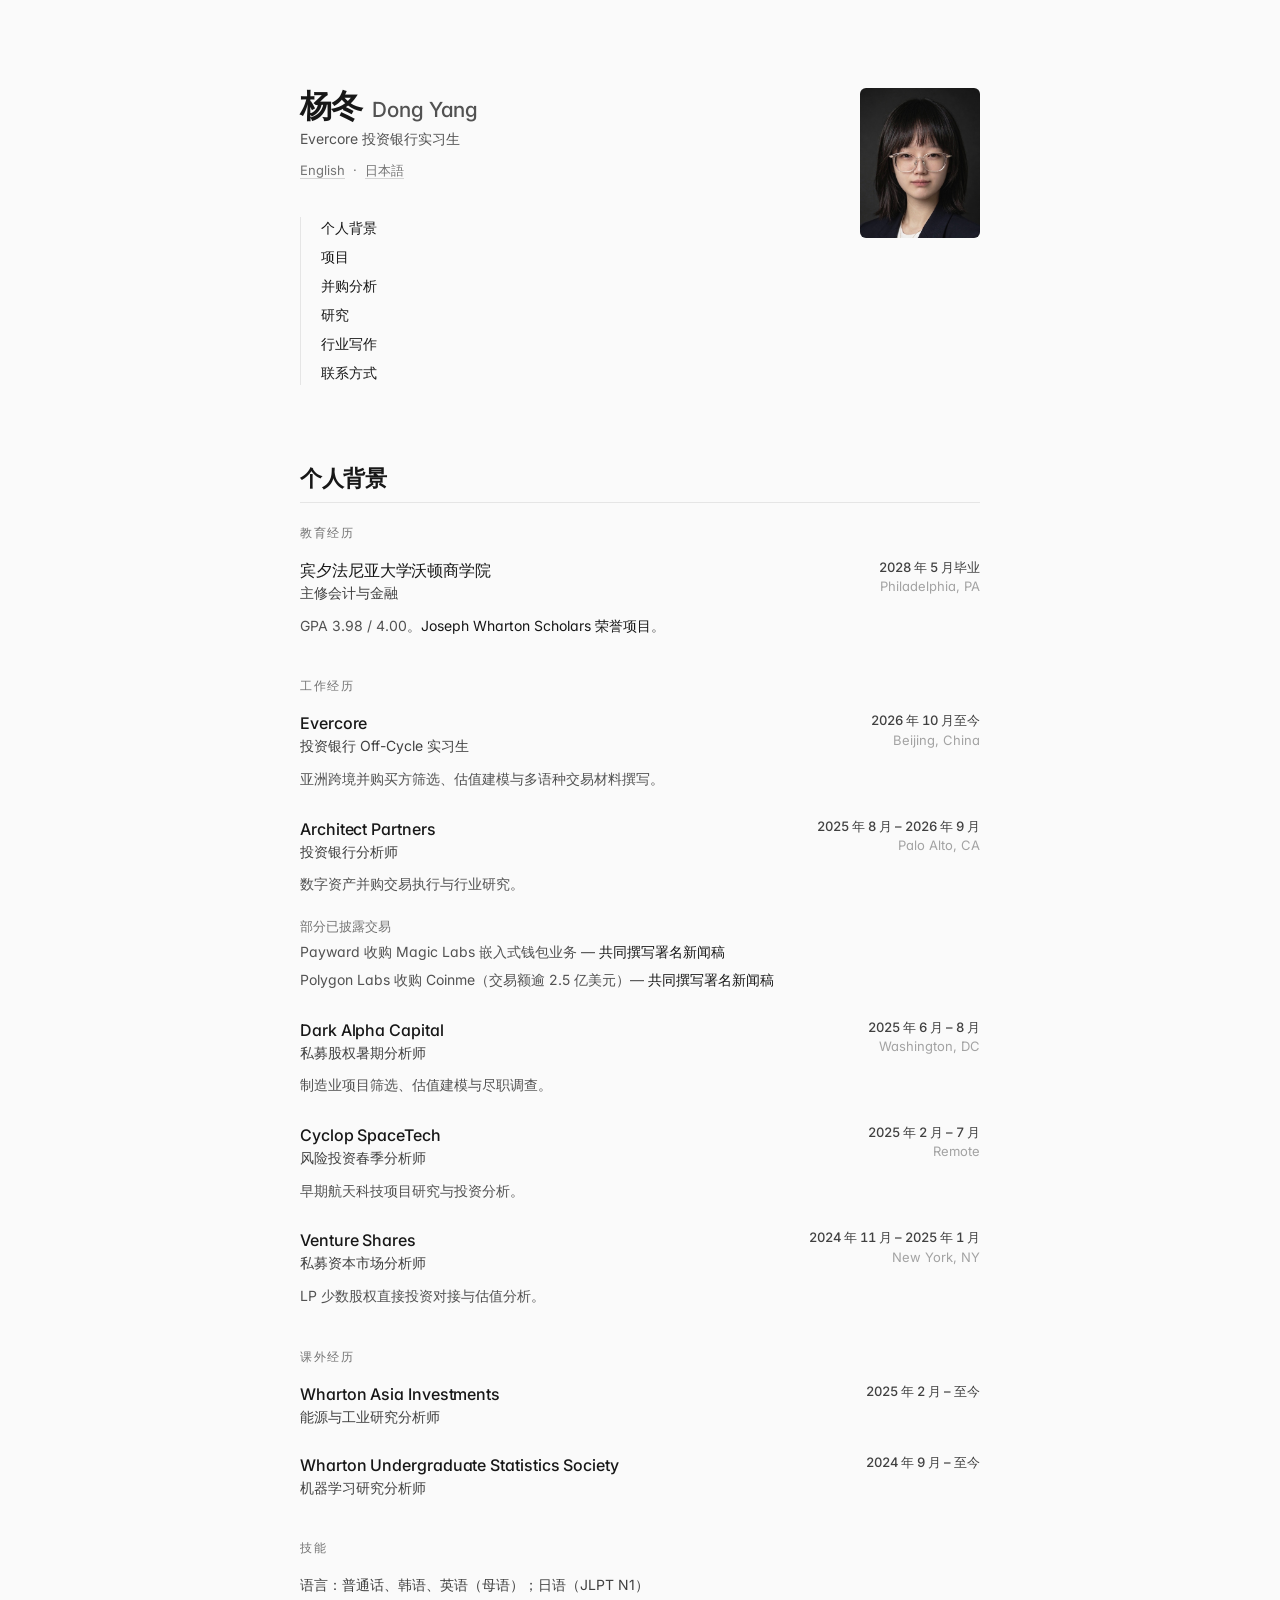
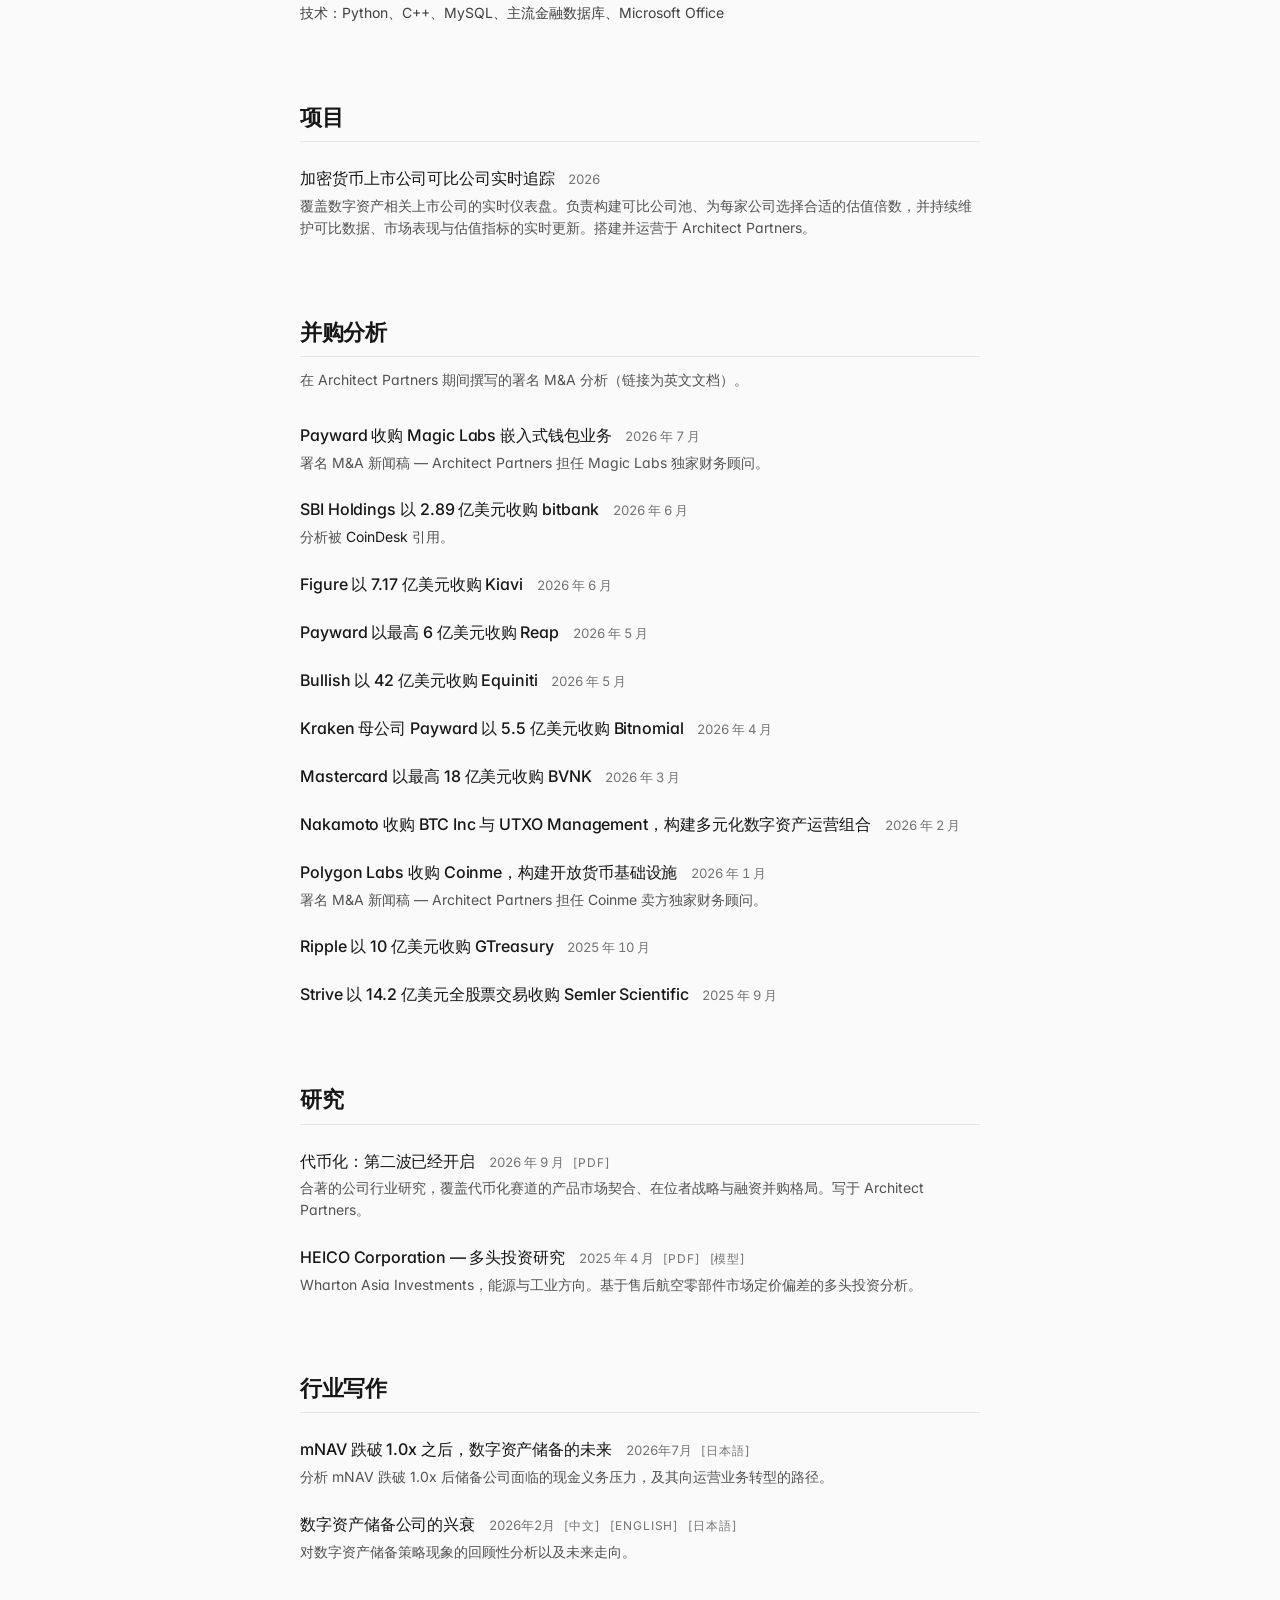
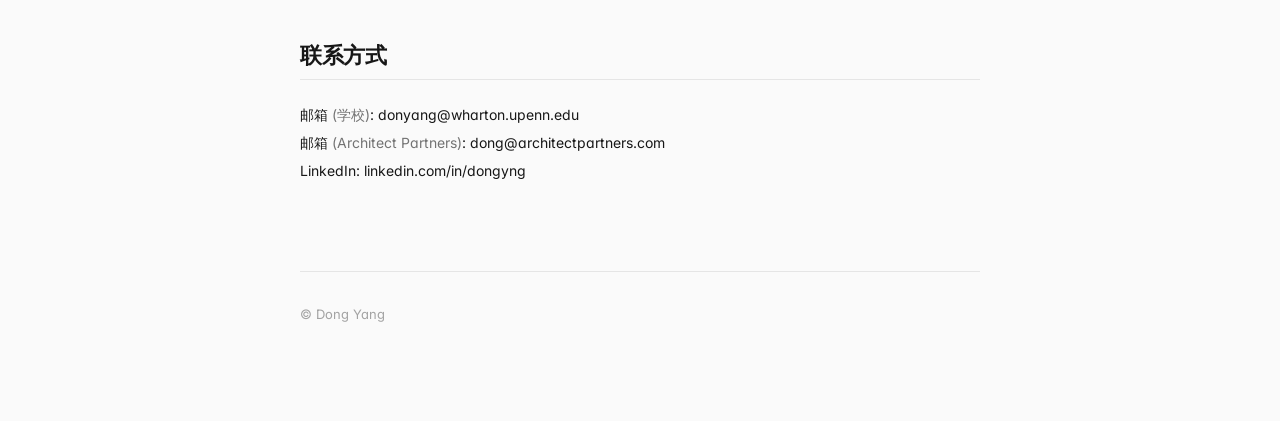
<file: zh/index.html>
<!DOCTYPE html>
<html lang="zh-CN">
<head>
<meta charset="UTF-8">
<meta name="viewport" content="width=device-width, initial-scale=1.0">
<title>杨冬 / Dong Yang</title>
<meta name="description" content="杨冬 — 宾夕法尼亚大学沃顿商学院在读，Evercore 投资银行实习生。">

<!-- Google tag (gtag.js) -->
<script async src="https://www.googletagmanager.com/gtag/js?id=G-03P32V69M8"></script>
<script>
  window.dataLayer = window.dataLayer || [];
  function gtag(){dataLayer.push(arguments);}
  gtag('js', new Date());

  gtag('config', 'G-03P32V69M8');
</script>
<!-- End Google tag -->

<link rel="preconnect" href="https://fonts.googleapis.com">
<link rel="preconnect" href="https://fonts.gstatic.com" crossorigin>
<link href="https://fonts.googleapis.com/css2?family=Inter:ital,wght@0,400;0,500;0,600;1,400&display=swap" rel="stylesheet">
<link rel="stylesheet" href="../style.css?v=21">
</head>
<body>
<main>

<header class="masthead">
  <div class="masthead-text">
    <h1>杨冬 <span class="name-romanized">Dong Yang</span></h1>
    <p class="tagline"><em>Evercore 投资银行实习生</em></p>
    <p class="masthead-download"><a href="../">English</a> &nbsp;·&nbsp; <a href="../ja/">日本語</a></p>
    <nav>
      <a href="#background">个人背景</a>
      <a href="#projects">项目</a>
      <a href="#insights">并购分析</a>
      <a href="#research">研究</a>
      <a href="#writing">行业写作</a>
      <a href="#contact">联系方式</a>
    </nav>
  </div>
  <img class="masthead-portrait" src="../assets/portrait.jpg?v=3" alt="杨冬 Dong Yang">
</header>

<section id="background">
  <h2>个人背景</h2>

  <h3 class="section-label">教育经历</h3>
  <article class="entry">
    <div class="entry-head">
      <div class="entry-head-left">
        <h4><a href="https://www.wharton.upenn.edu/">宾夕法尼亚大学沃顿商学院</a></h4>
        <p class="subtitle">主修会计与金融</p>
      </div>
      <div class="entry-meta">
        <span class="date">2028 年 5 月毕业</span>
        <span class="location">Philadelphia, PA</span>
      </div>
    </div>
    <p>GPA 3.98 / 4.00。<a href="https://undergrad-inside.wharton.upenn.edu/jws/">Joseph Wharton Scholars 荣誉项目</a>。</p>
  </article>

  <h3 class="section-label">工作经历</h3>
  <article class="entry">
    <div class="entry-head">
      <div class="entry-head-left">
        <h4><a href="https://www.evercore.com/">Evercore</a></h4>
        <p class="role">投资银行 Off-Cycle 实习生</p>
      </div>
      <div class="entry-meta">
        <span class="date">2026 年 10 月至今</span>
        <span class="location">Beijing, China</span>
      </div>
    </div>
    <p>亚洲跨境并购买方筛选、估值建模与多语种交易材料撰写。</p>
  </article>

  <article class="entry">
    <div class="entry-head">
      <div class="entry-head-left">
        <h4><a href="https://architectpartners.com/">Architect Partners</a></h4>
        <p class="role">投资银行分析师</p>
      </div>
      <div class="entry-meta">
        <span class="date">2025 年 8 月 – 2026 年 9 月</span>
        <span class="location">Palo Alto, CA</span>
      </div>
    </div>
    <p>数字资产并购交易执行与行业研究。</p>
    <p class="entry-subhead">部分已披露交易</p>
    <p class="disclosure">Payward 收购 Magic Labs 嵌入式钱包业务 — <a href="https://architectpartners.com/wp-content/uploads/2026/07/Magic-Labs-_-Payward-MA-Alert.pdf">共同撰写署名新闻稿</a></p>
    <p class="disclosure">Polygon Labs 收购 Coinme（交易额逾 2.5 亿美元）— <a href="https://architectpartners.com/wp-content/uploads/2026/01/Polygon-_-Coinme-MA-Alert.pdf">共同撰写署名新闻稿</a></p>
  </article>

  <article class="entry">
    <div class="entry-head">
      <div class="entry-head-left">
        <h4><a href="https://www.darkalphacapital.com/">Dark Alpha Capital</a></h4>
        <p class="role">私募股权暑期分析师</p>
      </div>
      <div class="entry-meta">
        <span class="date">2025 年 6 月 – 8 月</span>
        <span class="location">Washington, DC</span>
      </div>
    </div>
    <p>制造业项目筛选、估值建模与尽职调查。</p>
  </article>

  <article class="entry">
    <div class="entry-head">
      <div class="entry-head-left">
        <h4><a href="https://cyclopcorp.com/">Cyclop SpaceTech</a></h4>
        <p class="role">风险投资春季分析师</p>
      </div>
      <div class="entry-meta">
        <span class="date">2025 年 2 月 – 7 月</span>
        <span class="location">Remote</span>
      </div>
    </div>
    <p>早期航天科技项目研究与投资分析。</p>
  </article>

  <article class="entry">
    <div class="entry-head">
      <div class="entry-head-left">
        <h4><a href="https://ventureshares.io/">Venture Shares</a></h4>
        <p class="role">私募资本市场分析师</p>
      </div>
      <div class="entry-meta">
        <span class="date">2024 年 11 月 – 2025 年 1 月</span>
        <span class="location">New York, NY</span>
      </div>
    </div>
    <p>LP 少数股权直接投资对接与估值分析。</p>
  </article>

  <h3 class="section-label">课外经历</h3>
  <article class="entry">
    <div class="entry-head">
      <div class="entry-head-left">
        <h4>Wharton Asia Investments</h4>
        <p class="role">能源与工业研究分析师</p>
      </div>
      <div class="entry-meta">
        <span class="date">2025 年 2 月 – 至今</span>
      </div>
    </div>
  </article>

  <article class="entry">
    <div class="entry-head">
      <div class="entry-head-left">
        <h4>Wharton Undergraduate Statistics Society</h4>
        <p class="role">机器学习研究分析师</p>
      </div>
      <div class="entry-meta">
        <span class="date">2024 年 9 月 – 至今</span>
      </div>
    </div>
  </article>

  <h3 class="section-label">技能</h3>
  <p>语言：普通话、韩语、英语（母语）；日语（JLPT N1）</p>
  <p>技术：Python、C++、MySQL、主流金融数据库、Microsoft Office</p>
</section>

<section id="projects">
  <h2>项目</h2>

  <ul class="list">
    <li>
      <a href="https://architectpartners.com/insights/?cat=crypto-public-companies-snapshot" class="item-title">加密货币上市公司可比公司实时追踪</a>
      <span class="date">2026</span>
      <p class="note">覆盖数字资产相关上市公司的实时仪表盘。负责构建可比公司池、为每家公司选择合适的估值倍数，并持续维护可比数据、市场表现与估值指标的实时更新。搭建并运营于 Architect Partners。</p>
    </li>
  </ul>
</section>

<section id="insights">
  <h2>并购分析</h2>
  <p class="section-intro">在 Architect Partners 期间撰写的署名 M&amp;A 分析（链接为英文文档）。</p>

  <ul class="list">
    <li>
      <a href="https://architectpartners.com/wp-content/uploads/2026/07/Magic-Labs-_-Payward-MA-Alert.pdf" class="item-title">Payward 收购 Magic Labs 嵌入式钱包业务</a>
      <span class="date">2026 年 7 月</span>
      <p class="note"><em>署名 M&amp;A 新闻稿 — Architect Partners 担任 Magic Labs 独家财务顾问。</em></p>
    </li>
    <li>
      <a href="https://architectpartners.com/wp-content/uploads/2026/06/bitbank-_-SBI-MA-Alert.pdf" class="item-title">SBI Holdings 以 2.89 亿美元收购 bitbank</a>
      <span class="date">2026 年 6 月</span>
      <p class="note"><em>分析被 <a href="https://www.coindesk.com/business/2026/06/28/sbi-s-usd289-million-bitbank-deal-is-symptomatic-of-japan-s-crypto-consolidation-architect-partners">CoinDesk</a> 引用。</em></p>
    </li>
    <li>
      <a href="https://architectpartners.com/wp-content/uploads/2026/06/Kiavi-_-Figure-MA-Alert.pdf" class="item-title">Figure 以 7.17 亿美元收购 Kiavi</a>
      <span class="date">2026 年 6 月</span>
    </li>
    <li>
      <a href="https://architectpartners.com/wp-content/uploads/2026/05/Payward-_-Reap-MA-Alert.pdf" class="item-title">Payward 以最高 6 亿美元收购 Reap</a>
      <span class="date">2026 年 5 月</span>
    </li>
    <li>
      <a href="https://architectpartners.com/wp-content/uploads/2026/05/Bullish-_-Equiniti-MA-Alert.pdf" class="item-title">Bullish 以 42 亿美元收购 Equiniti</a>
      <span class="date">2026 年 5 月</span>
    </li>
    <li>
      <a href="https://architectpartners.com/wp-content/uploads/2026/04/Kraken-_-Bitnomial-MA-Alert.pdf" class="item-title">Kraken 母公司 Payward 以 5.5 亿美元收购 Bitnomial</a>
      <span class="date">2026 年 4 月</span>
    </li>
    <li>
      <a href="https://architectpartners.com/wp-content/uploads/2026/03/Mastercard-_-BVNK-MA-Alert.pdf" class="item-title">Mastercard 以最高 18 亿美元收购 BVNK</a>
      <span class="date">2026 年 3 月</span>
    </li>
    <li>
      <a href="https://architectpartners.com/wp-content/uploads/2026/02/Nakamoto-_-BTC-Inc-UTXO-MA-Alert.pdf" class="item-title">Nakamoto 收购 BTC Inc 与 UTXO Management，构建多元化数字资产运营组合</a>
      <span class="date">2026 年 2 月</span>
    </li>
    <li>
      <a href="https://architectpartners.com/wp-content/uploads/2026/01/Polygon-_-Coinme-MA-Alert.pdf" class="item-title">Polygon Labs 收购 Coinme，构建开放货币基础设施</a>
      <span class="date">2026 年 1 月</span>
      <p class="note"><em>署名 M&amp;A 新闻稿 — Architect Partners 担任 Coinme 卖方独家财务顾问。</em></p>
    </li>
    <li>
      <a href="https://architectpartners.com/wp-content/uploads/2025/10/Ripple-_-GTreasury-MA-Alert.pdf" class="item-title">Ripple 以 10 亿美元收购 GTreasury</a>
      <span class="date">2025 年 10 月</span>
    </li>
    <li>
      <a href="https://architectpartners.com/wp-content/uploads/2025/09/Strive-_-Semler-Scientific-MA-Alert.pdf" class="item-title">Strive 以 14.2 亿美元全股票交易收购 Semler Scientific</a>
      <span class="date">2025 年 9 月</span>
    </li>
  </ul>
</section>

<section id="research">
  <h2>研究</h2>

  <ul class="list">
    <li>
      <a href="https://architectpartners.com/wp-content/uploads/2026/09/Tokenization_-The-Second-Wave-Has-Begun-September-14-2026.pdf" class="item-title">代币化：第二波已经开启</a>
      <span class="date">2026 年 9 月</span>
      <a href="https://architectpartners.com/wp-content/uploads/2026/09/Tokenization_-The-Second-Wave-Has-Begun-September-14-2026.pdf" class="pdf-tag">[PDF]</a>
      <p class="note"><em>合著的公司行业研究，覆盖代币化赛道的产品市场契合、在位者战略与融资并购格局。写于 Architect Partners。</em></p>
    </li>
    <li>
      <a href="../assets/research/HEICO-Stock-Pitch-S25.pdf" class="item-title">HEICO Corporation — 多头投资研究</a>
      <span class="date">2025 年 4 月</span>
      <a href="../assets/research/HEICO-Stock-Pitch-S25.pdf" class="pdf-tag">[PDF]</a>
      <a href="../assets/research/HEICO-Model.xlsx" class="pdf-tag">[模型]</a>
      <p class="note"><em>Wharton Asia Investments，能源与工业方向。基于售后航空零部件市场定价偏差的多头投资分析。</em></p>
    </li>
  </ul>
</section>

<section id="writing">
  <h2>行业写作</h2>

  <ul class="list">
    <li>
      <a href="https://note.com/donyang0407/n/n8c57a7855488" class="item-title">mNAV 跌破 1.0x 之后，数字资产储备的未来</a>
      <span class="date">2026年7月</span>
      <a href="https://note.com/donyang0407/n/n8c57a7855488" class="pdf-tag">[日本語]</a>
      <p class="note"><em>分析 mNAV 跌破 1.0x 后储备公司面临的现金义务压力，及其向运营业务转型的路径。</em></p>
    </li>
    <li>
      <a href="../writing/dat-rise-and-fall-zh/" class="item-title">数字资产储备公司的兴衰</a>
      <span class="date">2026年2月</span>
      <a href="../writing/dat-rise-and-fall-zh/" class="pdf-tag">[中文]</a>
      <a href="../writing/dat-rise-and-fall/" class="pdf-tag">[English]</a>
      <a href="../writing/dat-rise-and-fall-ja/" class="pdf-tag">[日本語]</a>
      <p class="note"><em>对数字资产储备策略现象的回顾性分析以及未来走向。</em></p>
    </li>
  </ul>
</section>

<section id="contact">
  <h2>联系方式</h2>
  <p>邮箱 <em>(学校)</em>: <a href="mailto:donyang@wharton.upenn.edu">donyang@wharton.upenn.edu</a></p>
  <p>邮箱 <em>(Architect Partners)</em>: <a href="mailto:dong@architectpartners.com">dong@architectpartners.com</a></p>
  <p>LinkedIn: <a href="https://www.linkedin.com/in/dongyng/">linkedin.com/in/dongyng</a></p>
</section>

<footer>
  <p>&copy; Dong Yang</p>
</footer>

</main>
</body>
</html>
</file>
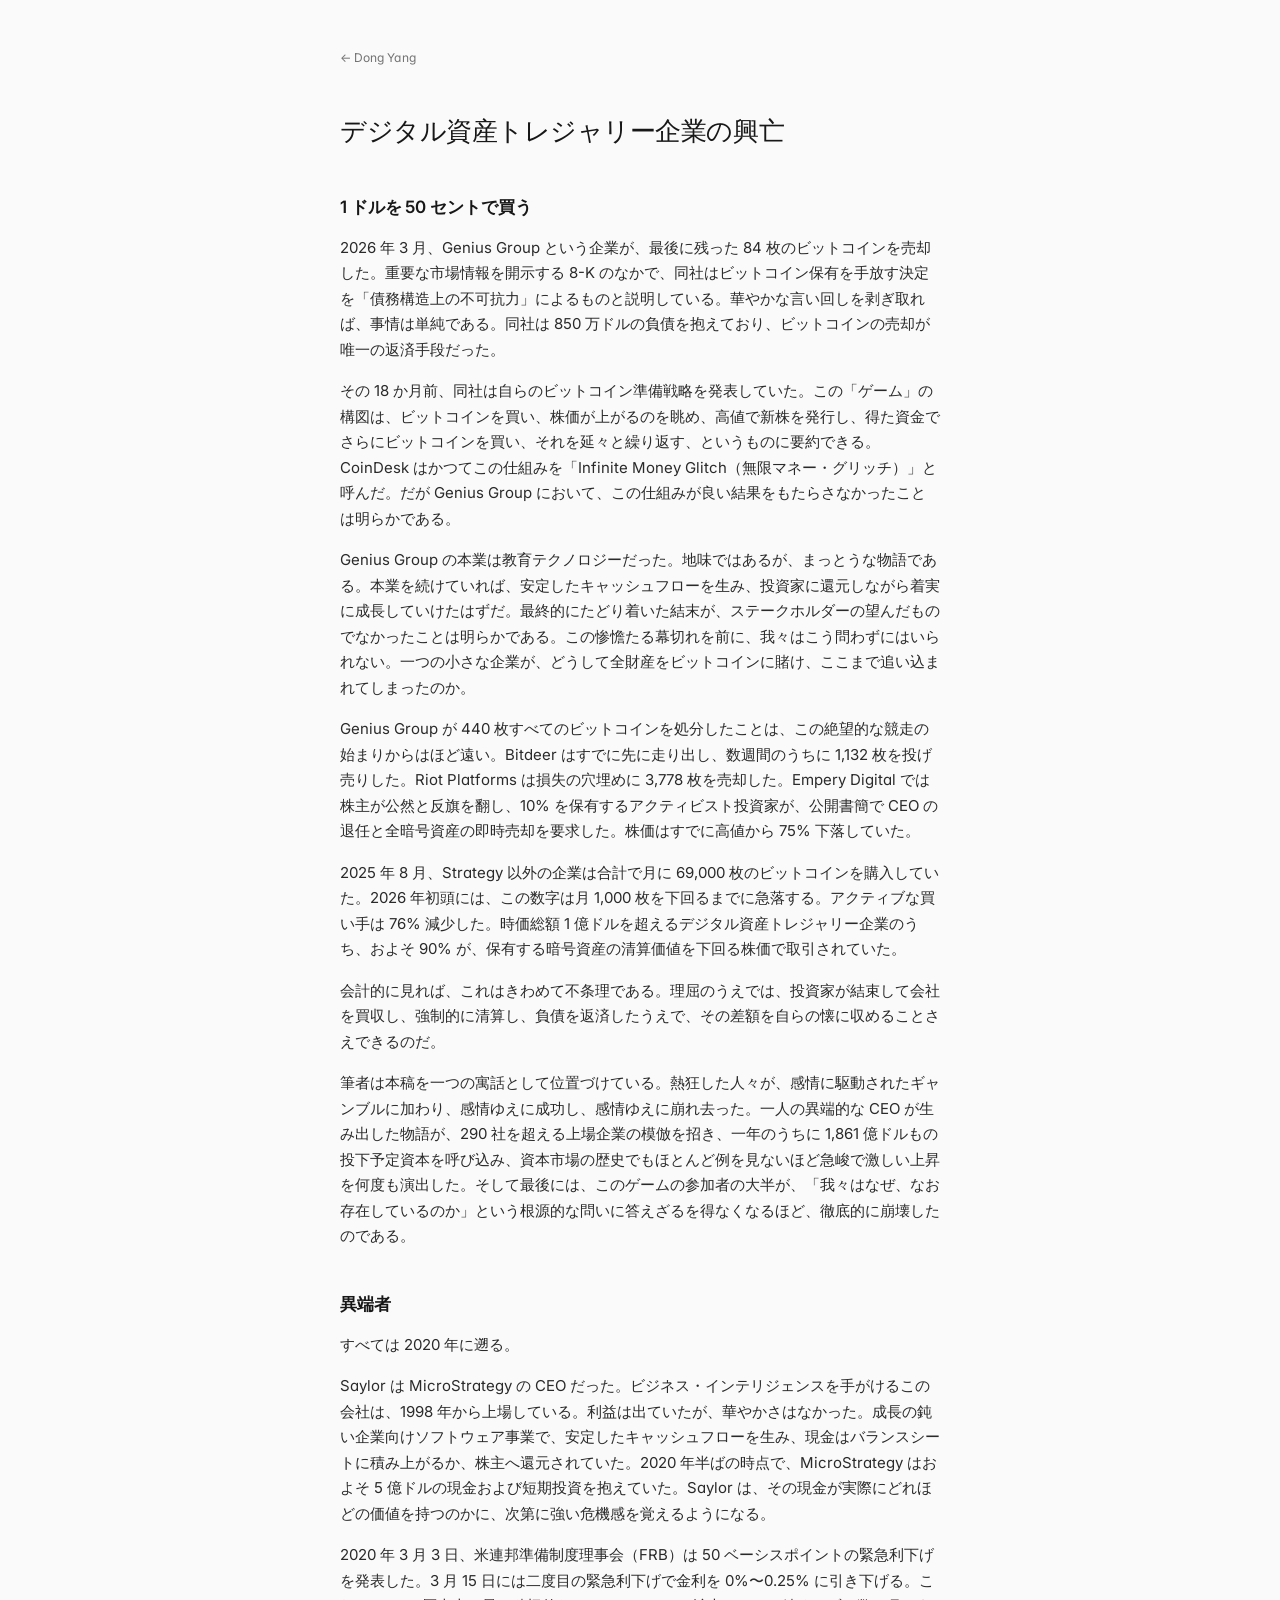
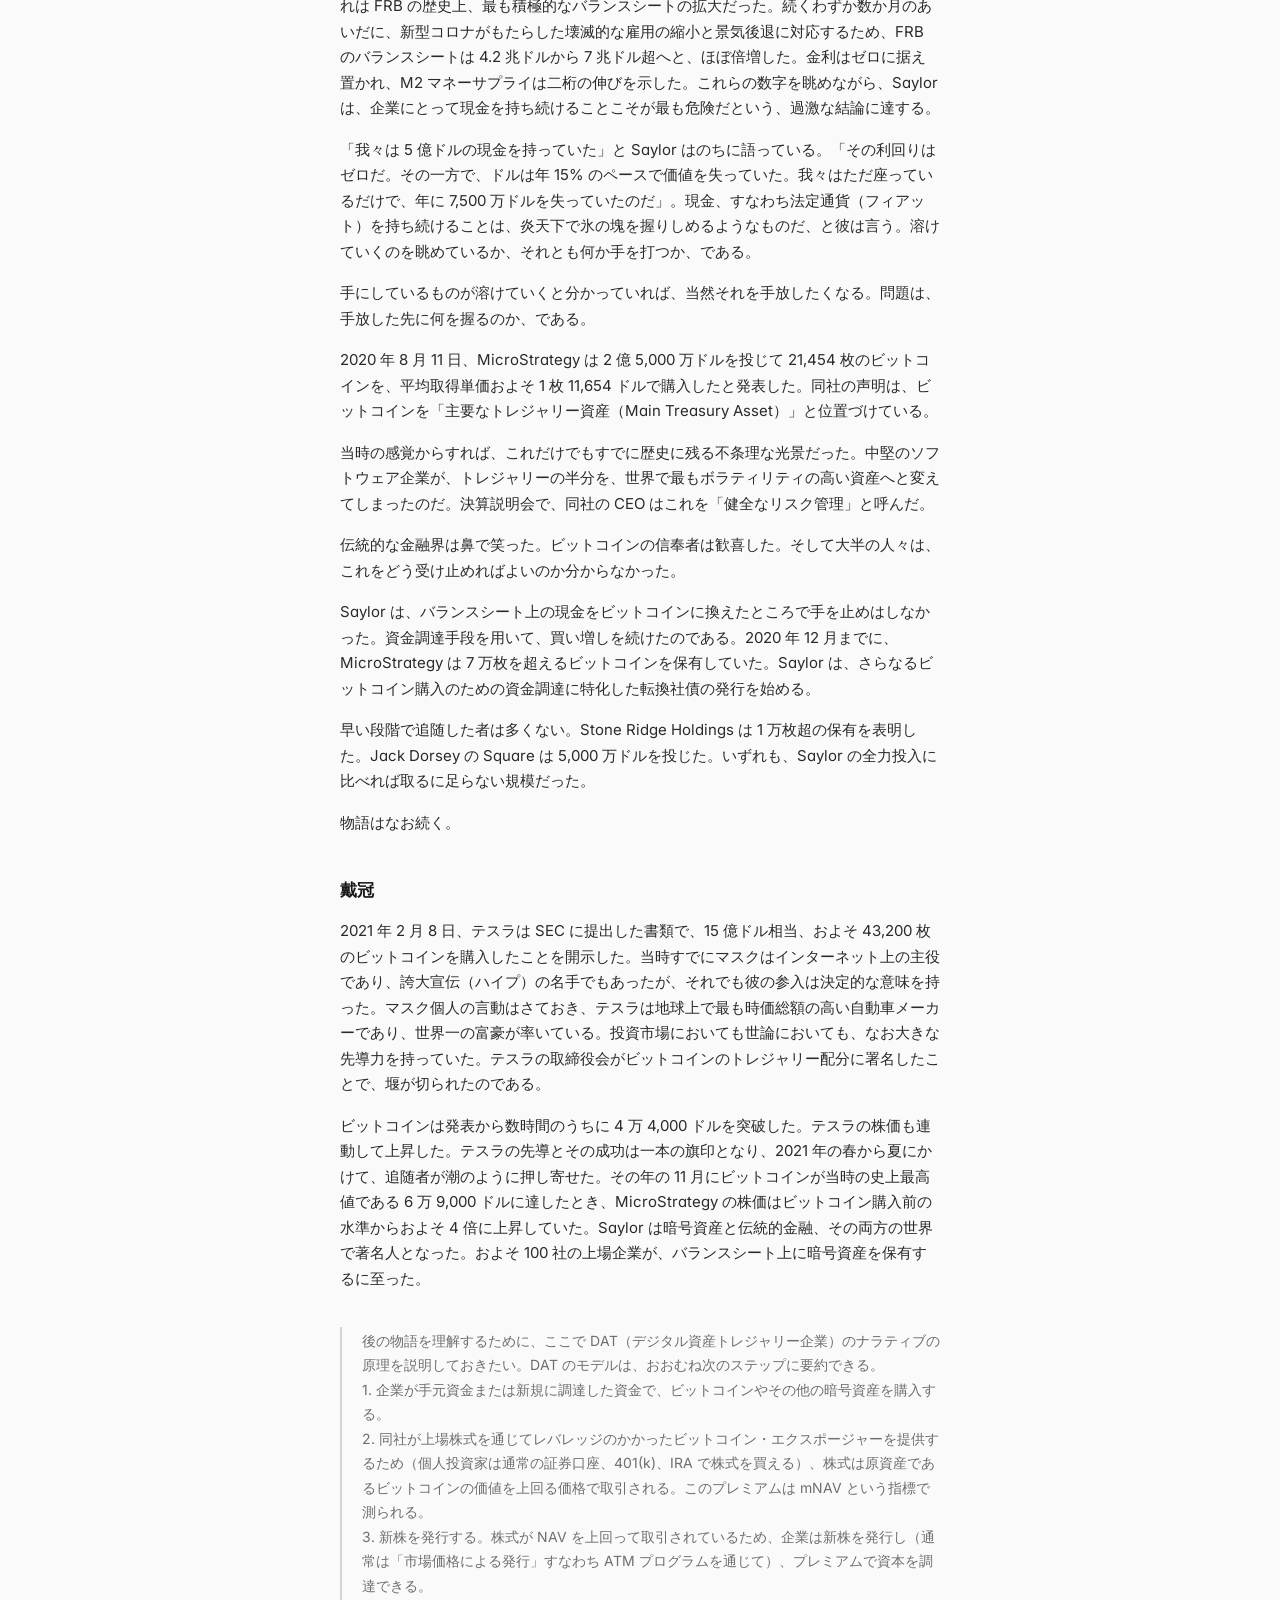
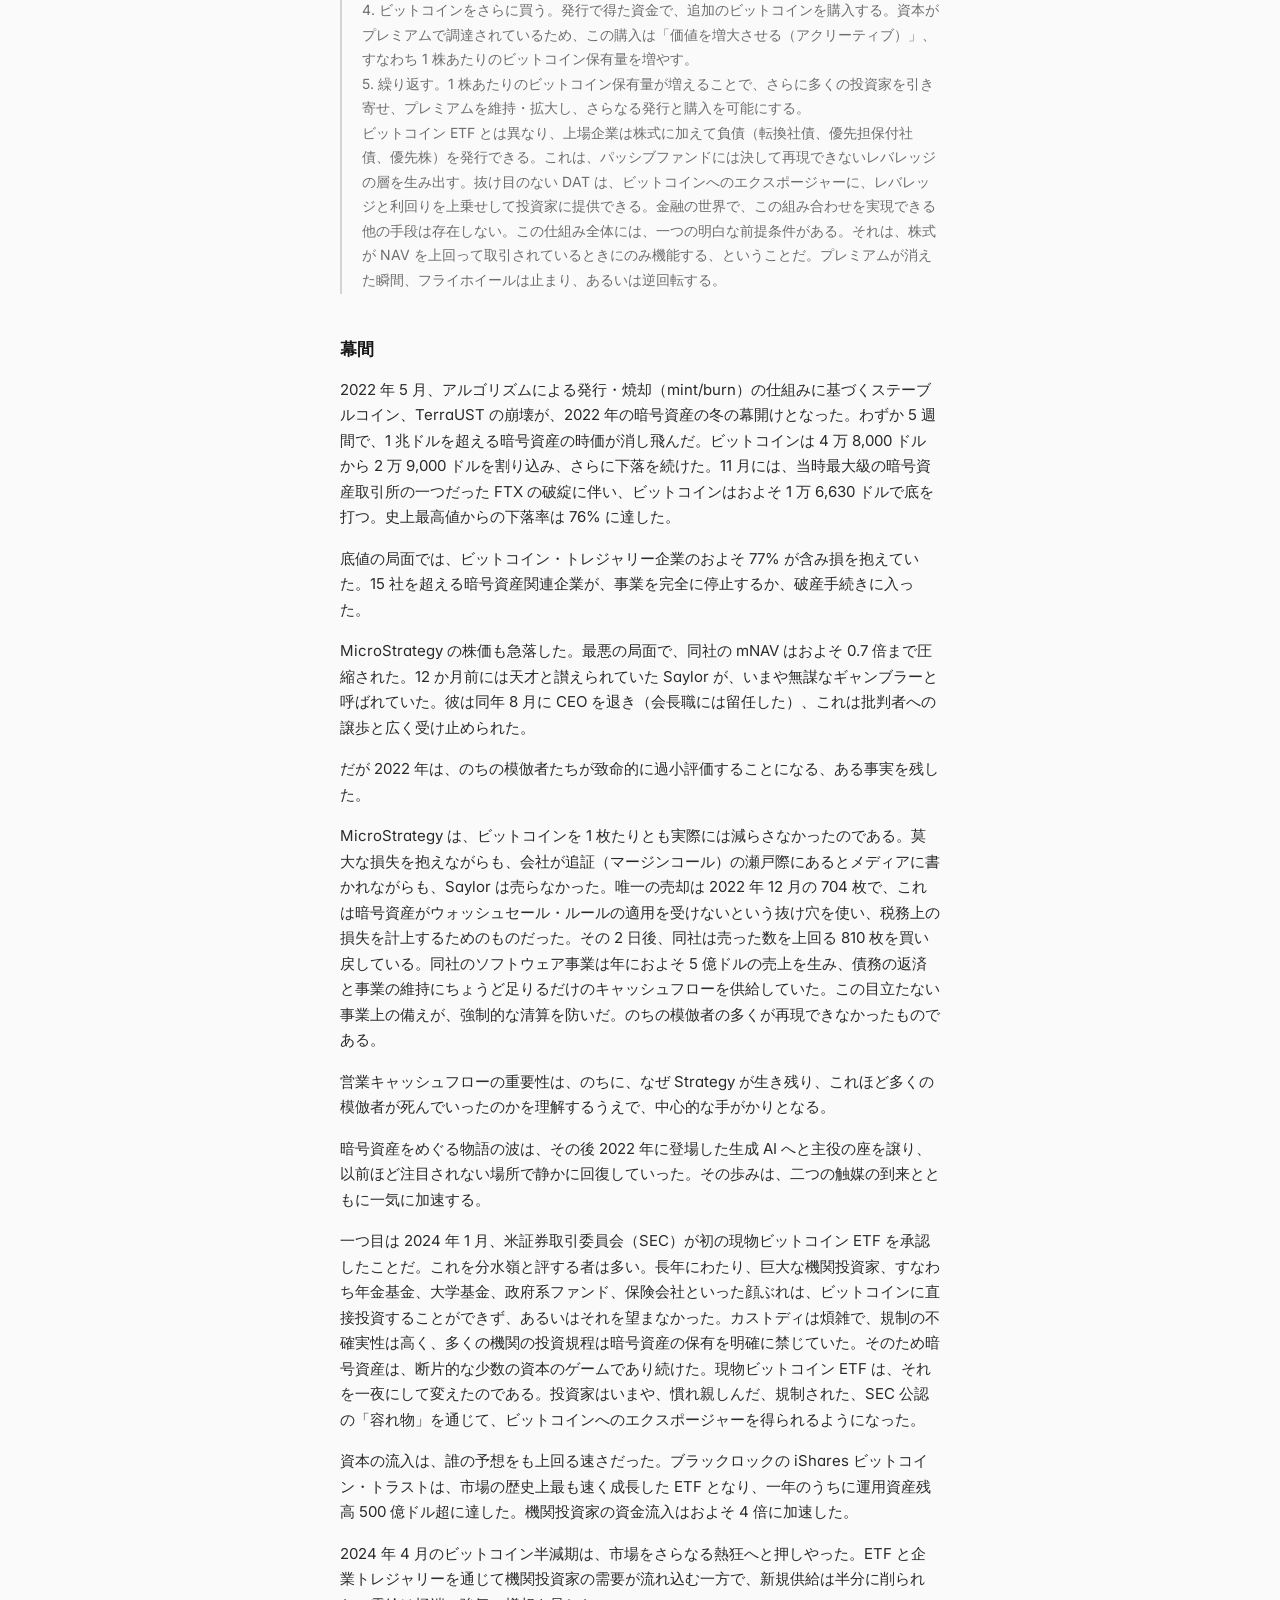
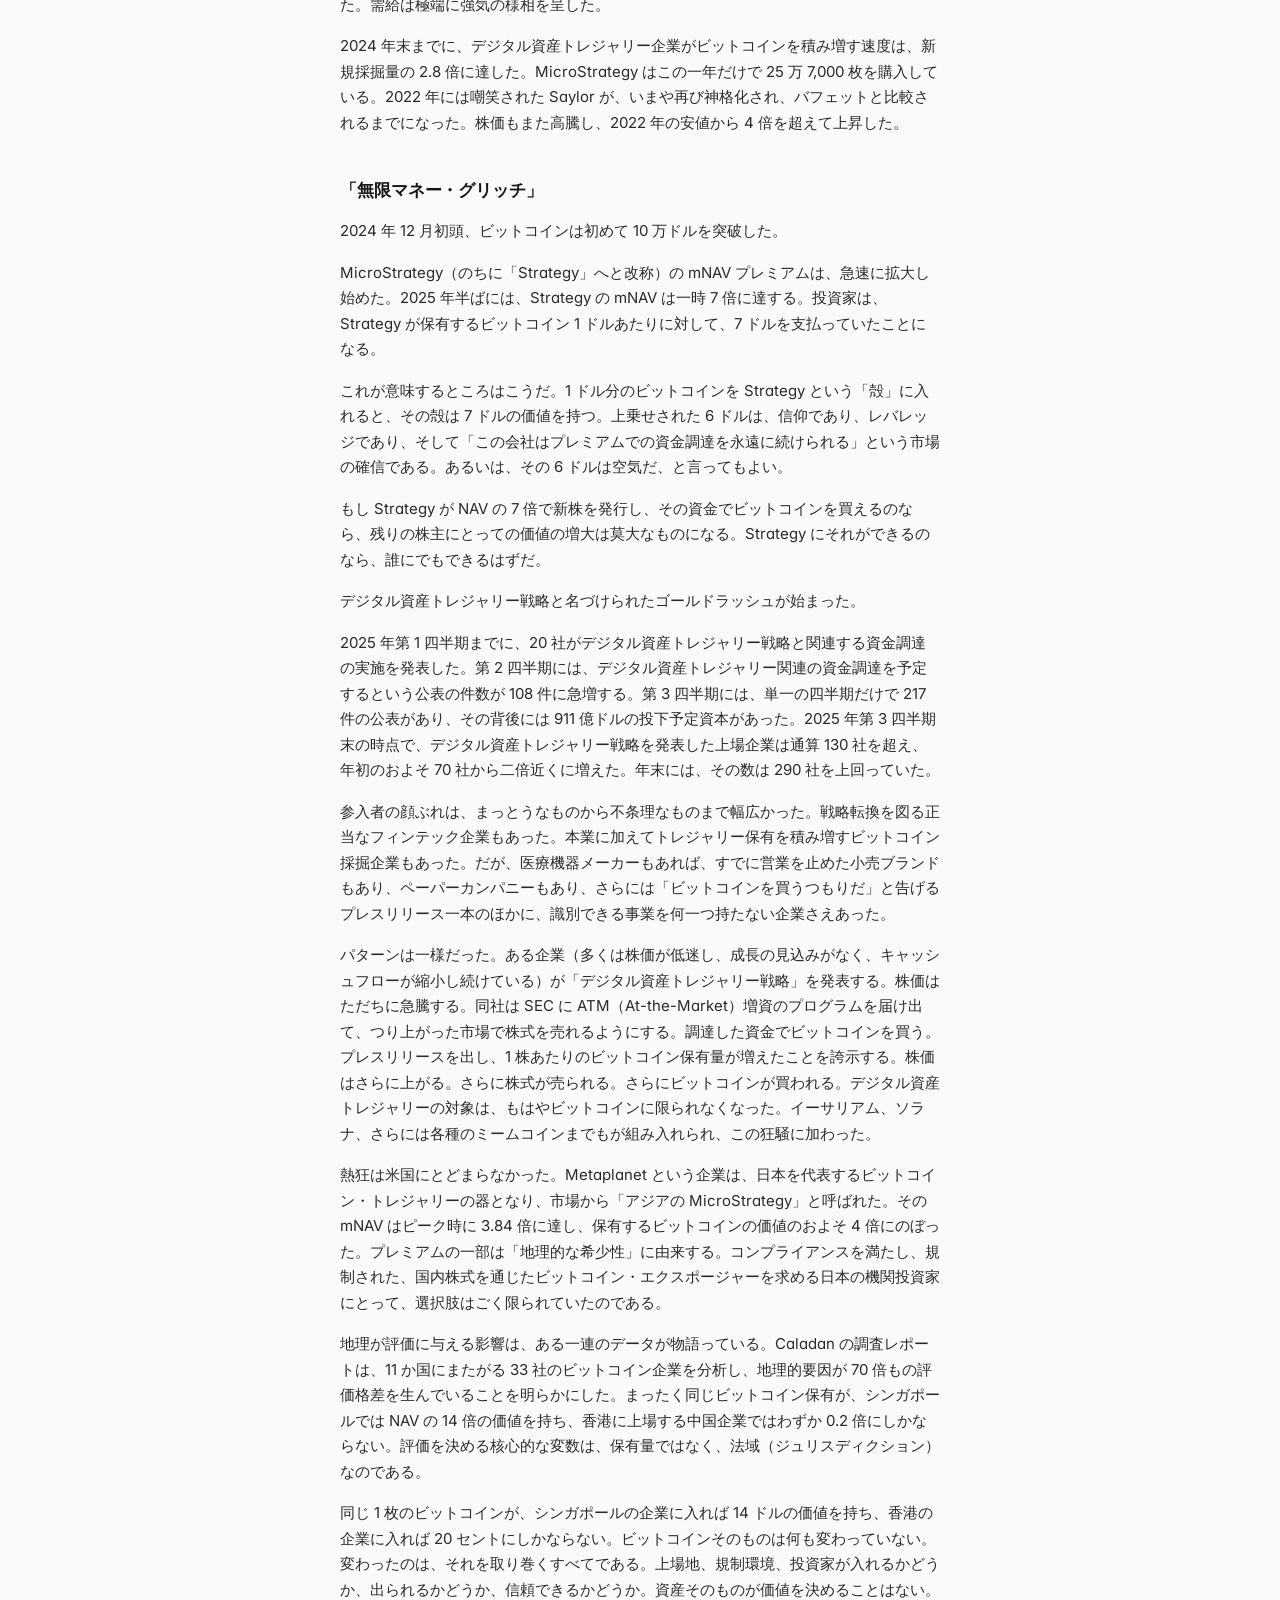
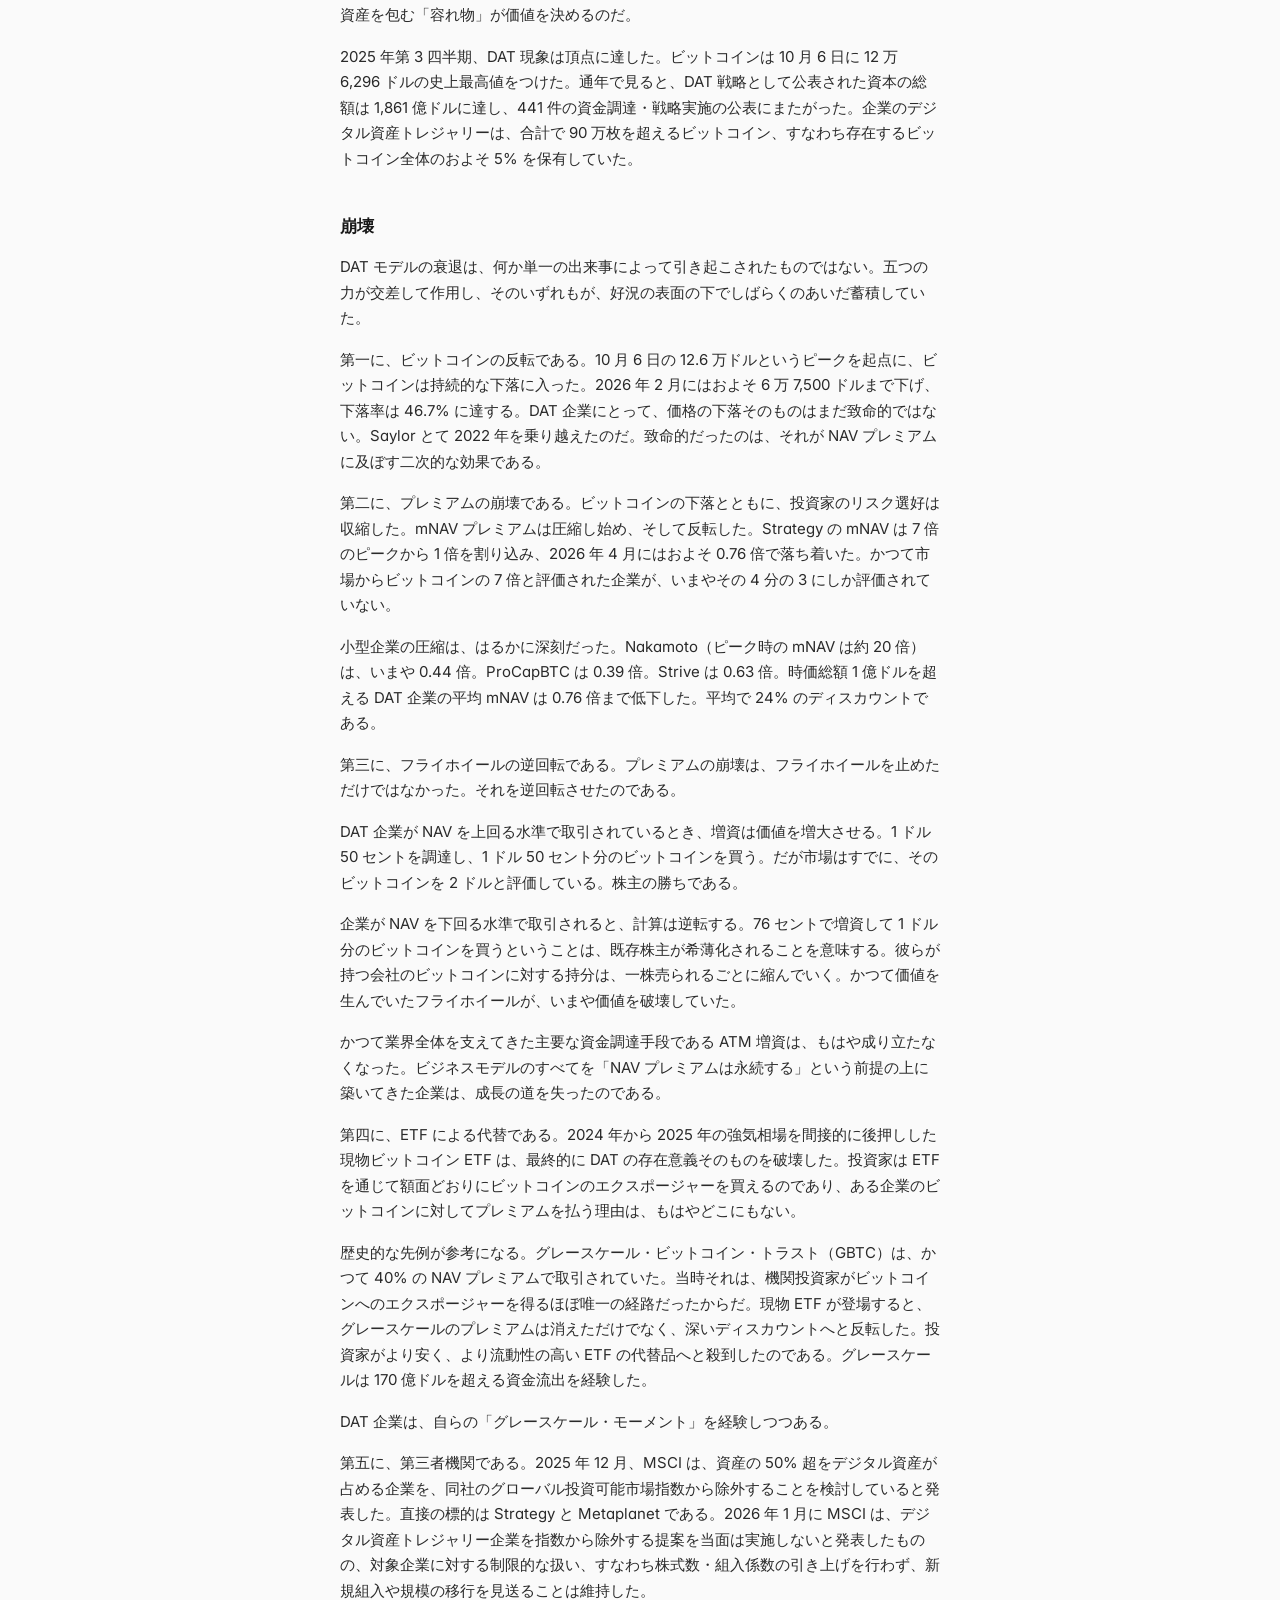
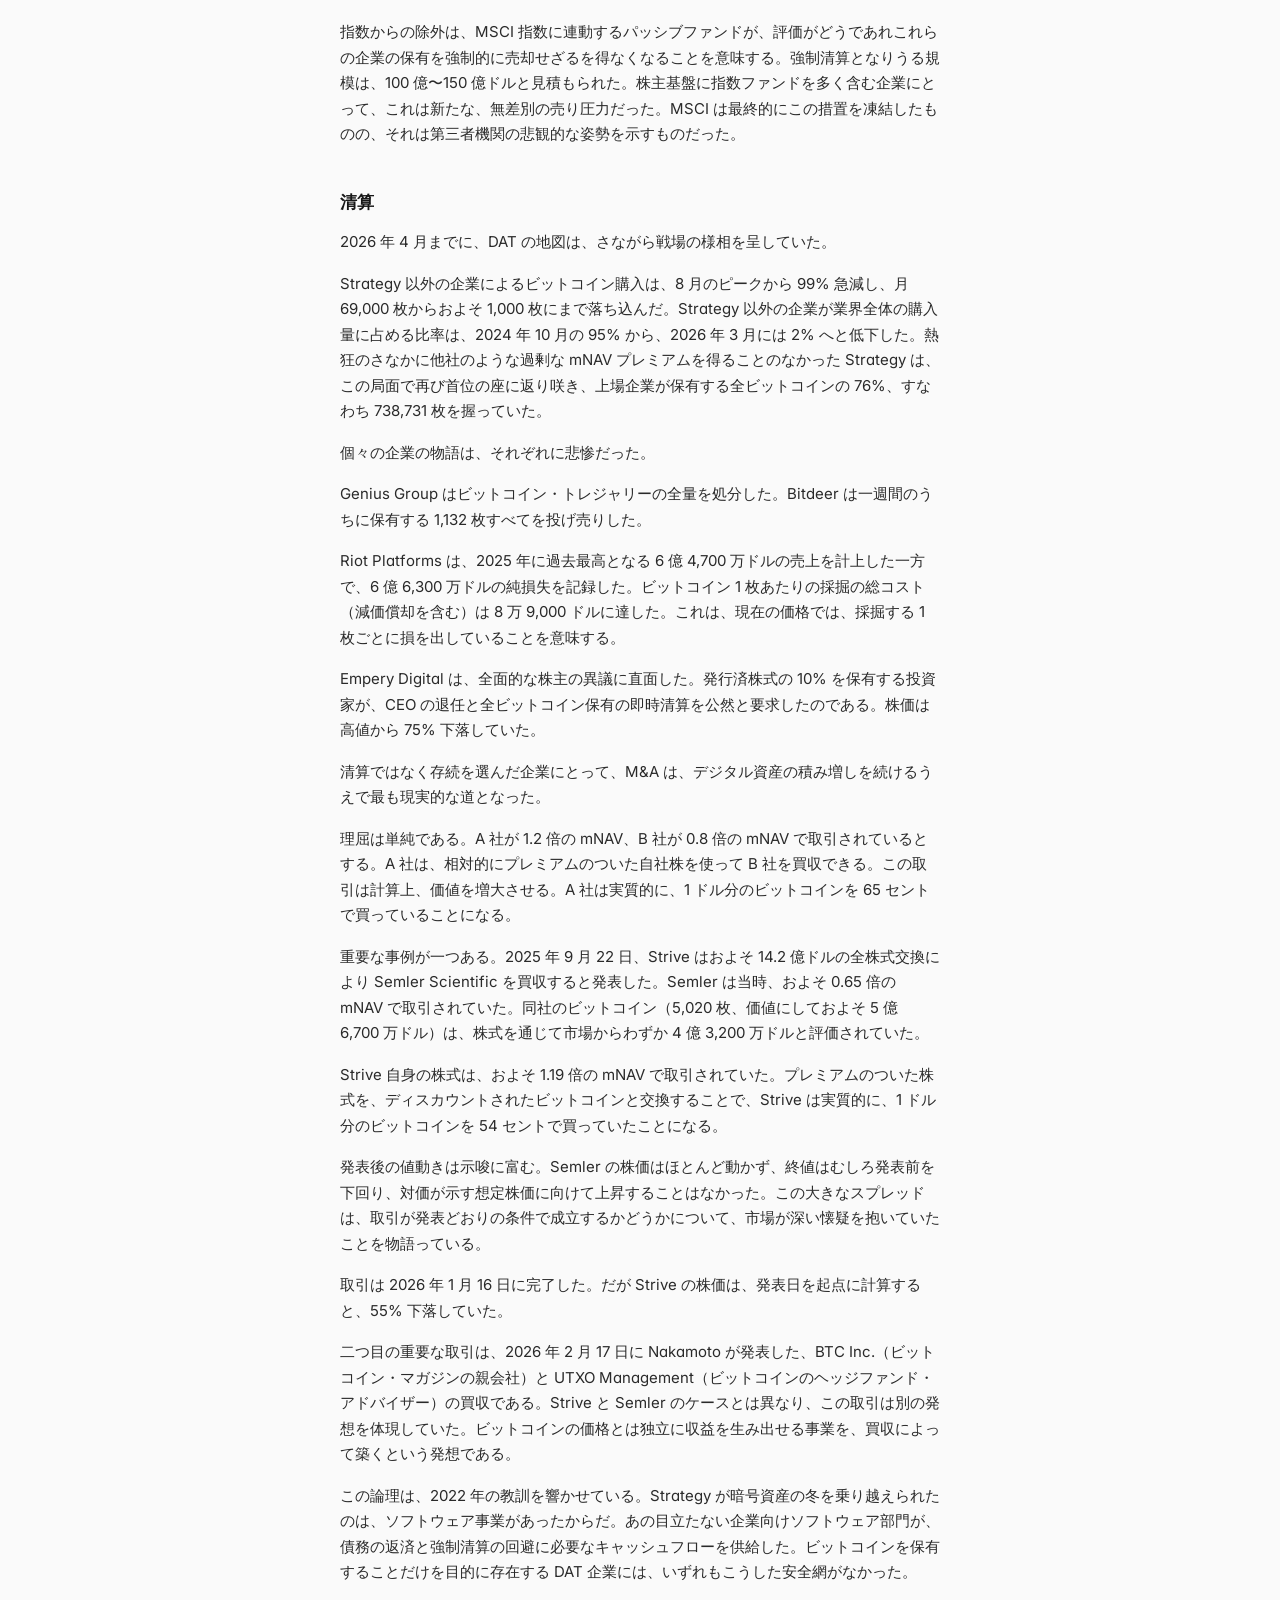
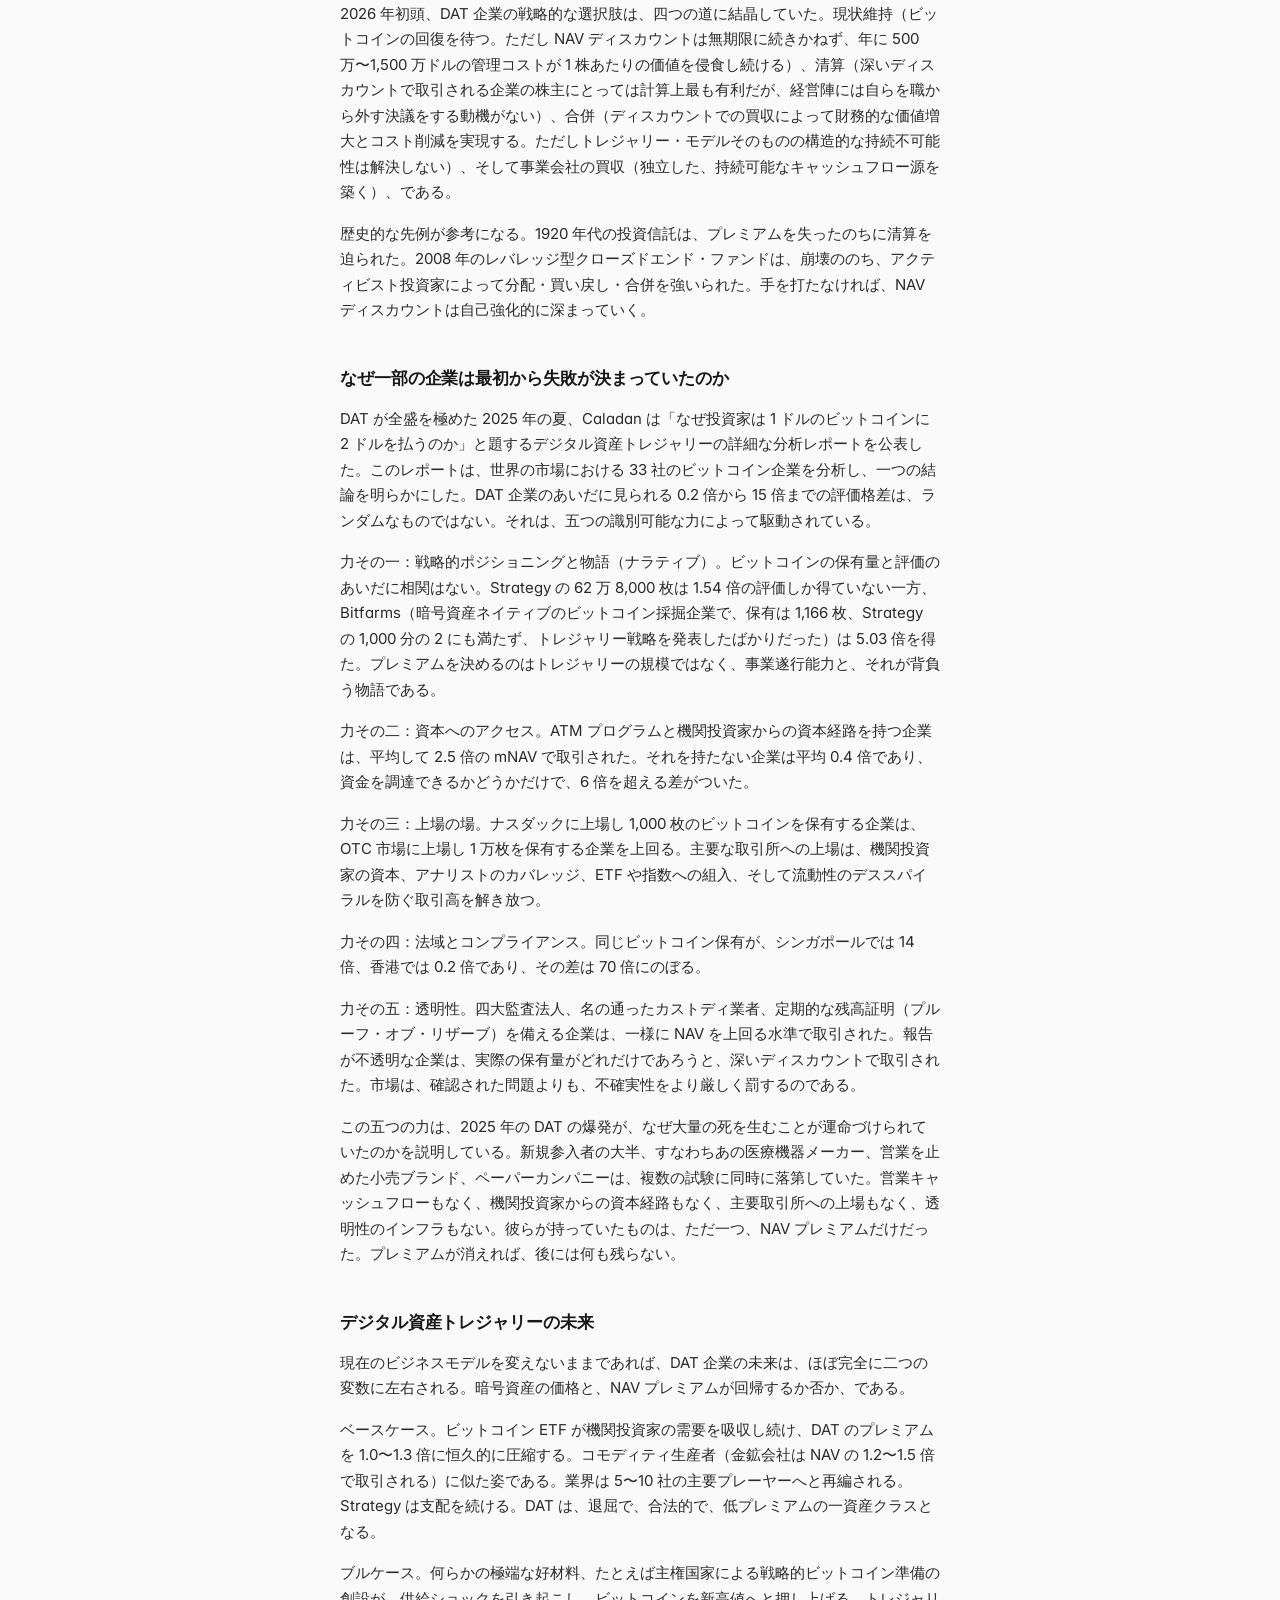
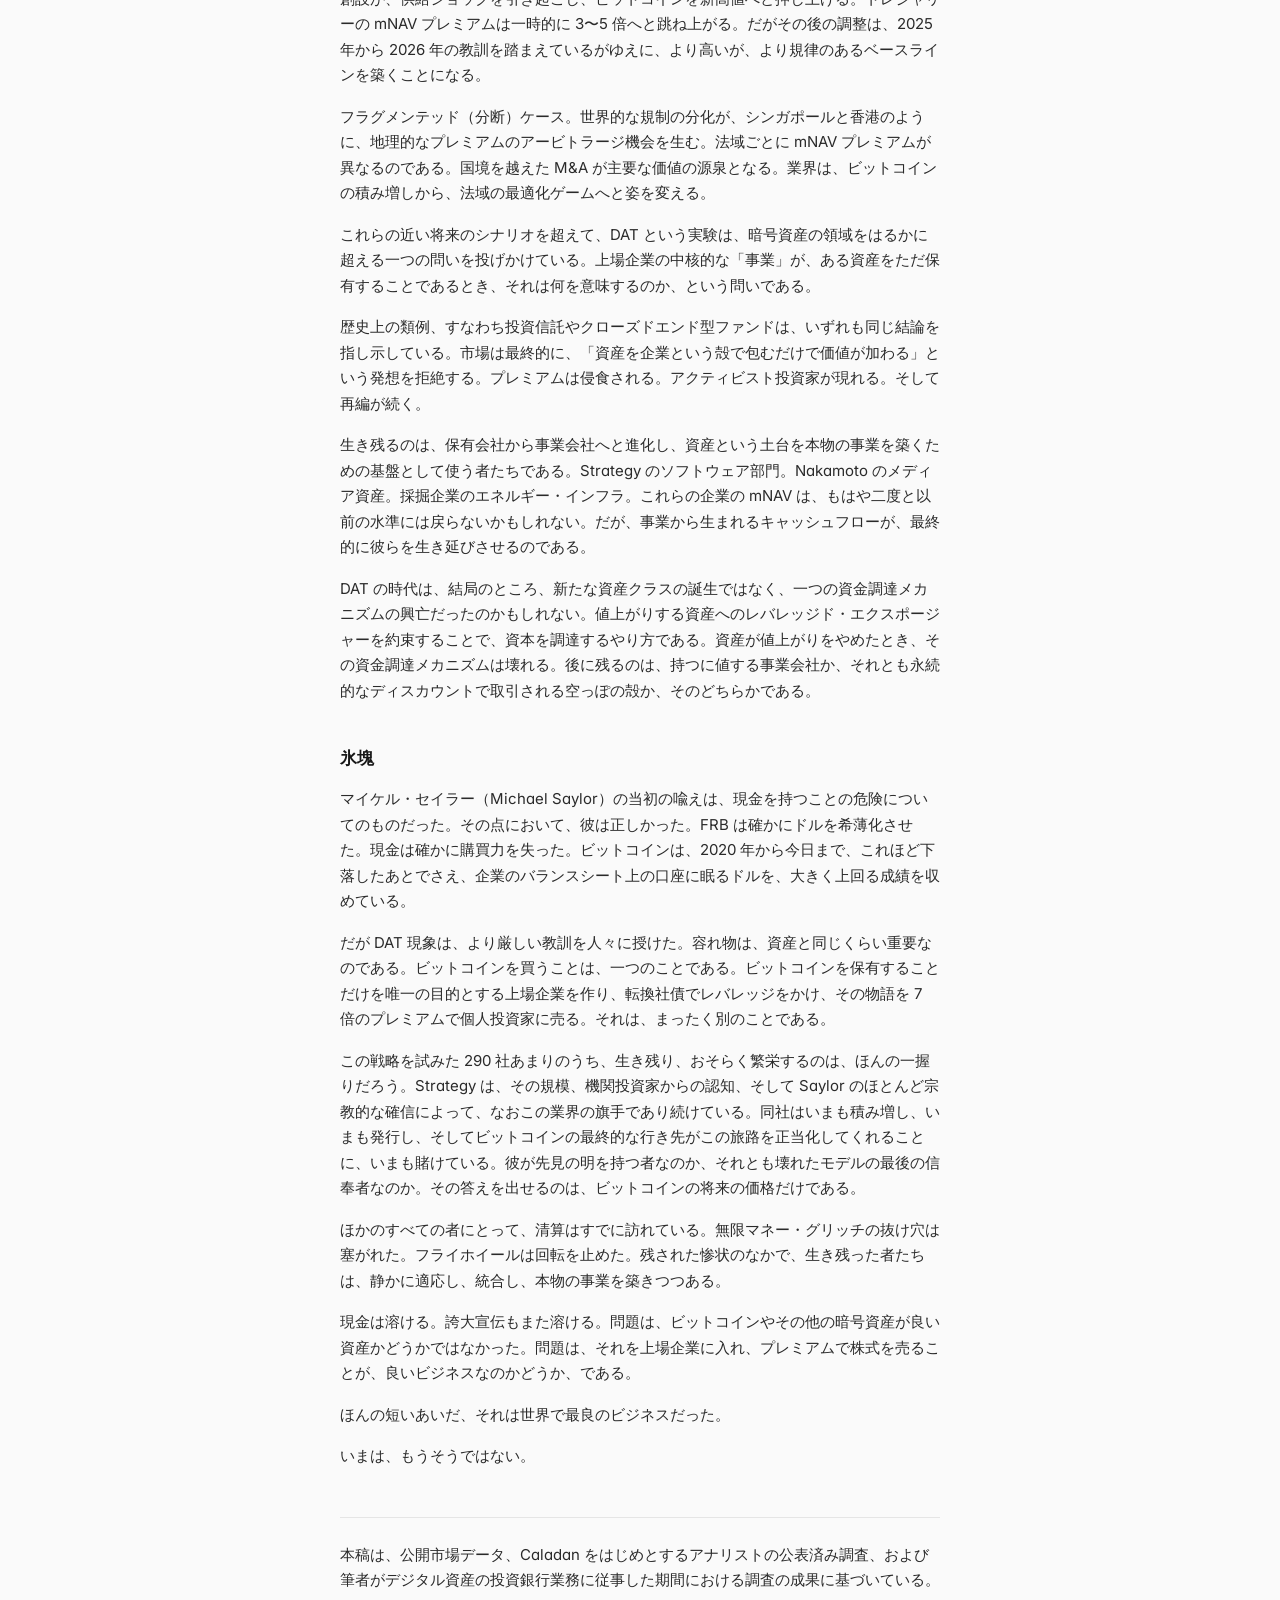
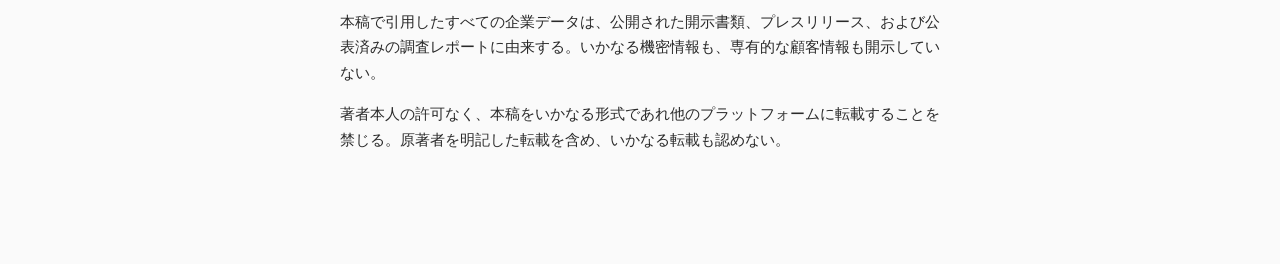
<file: writing/dat-rise-and-fall-ja/index.html>
<!DOCTYPE html>
<html lang="ja">
<head>
<meta charset="UTF-8">
<meta name="viewport" content="width=device-width, initial-scale=1.0">
<title>デジタル資産トレジャリー企業の興亡｜Dong Yang</title>
<meta name="description" content="DAT（デジタル資産トレジャリー）という現象の回顧的分析と今後の展望。">

<!-- Google tag (gtag.js) -->
<script async src="https://www.googletagmanager.com/gtag/js?id=G-03P32V69M8"></script>
<script>
  window.dataLayer = window.dataLayer || [];
  function gtag(){dataLayer.push(arguments);}
  gtag('js', new Date());

  gtag('config', 'G-03P32V69M8');
</script>
<!-- End Google tag -->

<link rel="preconnect" href="https://fonts.googleapis.com">
<link rel="preconnect" href="https://fonts.gstatic.com" crossorigin>
<link href="https://fonts.googleapis.com/css2?family=Inter:ital,wght@0,400;0,500;0,600;1,400&display=swap" rel="stylesheet">
<link rel="stylesheet" href="../../style.css?v=19">
<link rel="stylesheet" href="../reader.css?v=4">
</head>
<body>
<main class="reader">

<nav class="reader-back">
  <a href="../../ja/">← Dong Yang</a>
</nav>

<article>

<h1>デジタル資産トレジャリー企業の興亡</h1>

<h2>1 ドルを 50 セントで買う</h2>

<p>2026 年 3 月、Genius Group という企業が、最後に残った 84 枚のビットコインを売却した。重要な市場情報を開示する 8-K のなかで、同社はビットコイン保有を手放す決定を「債務構造上の不可抗力」によるものと説明している。華やかな言い回しを剥ぎ取れば、事情は単純である。同社は 850 万ドルの負債を抱えており、ビットコインの売却が唯一の返済手段だった。</p>

<p>その 18 か月前、同社は自らのビットコイン準備戦略を発表していた。この「ゲーム」の構図は、ビットコインを買い、株価が上がるのを眺め、高値で新株を発行し、得た資金でさらにビットコインを買い、それを延々と繰り返す、というものに要約できる。CoinDesk はかつてこの仕組みを「Infinite Money Glitch（無限マネー・グリッチ）」と呼んだ。だが Genius Group において、この仕組みが良い結果をもたらさなかったことは明らかである。</p>

<p>Genius Group の本業は教育テクノロジーだった。地味ではあるが、まっとうな物語である。本業を続けていれば、安定したキャッシュフローを生み、投資家に還元しながら着実に成長していけたはずだ。最終的にたどり着いた結末が、ステークホルダーの望んだものでなかったことは明らかである。この惨憺たる幕切れを前に、我々はこう問わずにはいられない。一つの小さな企業が、どうして全財産をビットコインに賭け、ここまで追い込まれてしまったのか。</p>

<p>Genius Group が 440 枚すべてのビットコインを処分したことは、この絶望的な競走の始まりからはほど遠い。Bitdeer はすでに先に走り出し、数週間のうちに 1,132 枚を投げ売りした。Riot Platforms は損失の穴埋めに 3,778 枚を売却した。Empery Digital では株主が公然と反旗を翻し、10% を保有するアクティビスト投資家が、公開書簡で CEO の退任と全暗号資産の即時売却を要求した。株価はすでに高値から 75% 下落していた。</p>

<p>2025 年 8 月、Strategy 以外の企業は合計で月に 69,000 枚のビットコインを購入していた。2026 年初頭には、この数字は月 1,000 枚を下回るまでに急落する。アクティブな買い手は 76% 減少した。時価総額 1 億ドルを超えるデジタル資産トレジャリー企業のうち、およそ 90% が、保有する暗号資産の清算価値を下回る株価で取引されていた。</p>

<p>会計的に見れば、これはきわめて不条理である。理屈のうえでは、投資家が結束して会社を買収し、強制的に清算し、負債を返済したうえで、その差額を自らの懐に収めることさえできるのだ。</p>

<p>筆者は本稿を一つの寓話として位置づけている。熱狂した人々が、感情に駆動されたギャンブルに加わり、感情ゆえに成功し、感情ゆえに崩れ去った。一人の異端的な CEO が生み出した物語が、290 社を超える上場企業の模倣を招き、一年のうちに 1,861 億ドルもの投下予定資本を呼び込み、資本市場の歴史でもほとんど例を見ないほど急峻で激しい上昇を何度も演出した。そして最後には、このゲームの参加者の大半が、「我々はなぜ、なお存在しているのか」という根源的な問いに答えざるを得なくなるほど、徹底的に崩壊したのである。</p>

<h2>異端者</h2>

<p>すべては 2020 年に遡る。</p>

<p>Saylor は MicroStrategy の CEO だった。ビジネス・インテリジェンスを手がけるこの会社は、1998 年から上場している。利益は出ていたが、華やかさはなかった。成長の鈍い企業向けソフトウェア事業で、安定したキャッシュフローを生み、現金はバランスシートに積み上がるか、株主へ還元されていた。2020 年半ばの時点で、MicroStrategy はおよそ 5 億ドルの現金および短期投資を抱えていた。Saylor は、その現金が実際にどれほどの価値を持つのかに、次第に強い危機感を覚えるようになる。</p>

<p>2020 年 3 月 3 日、米連邦準備制度理事会（FRB）は 50 ベーシスポイントの緊急利下げを発表した。3 月 15 日には二度目の緊急利下げで金利を 0%〜0.25% に引き下げる。これは FRB の歴史上、最も積極的なバランスシートの拡大だった。続くわずか数か月のあいだに、新型コロナがもたらした壊滅的な雇用の縮小と景気後退に対応するため、FRB のバランスシートは 4.2 兆ドルから 7 兆ドル超へと、ほぼ倍増した。金利はゼロに据え置かれ、M2 マネーサプライは二桁の伸びを示した。これらの数字を眺めながら、Saylor は、企業にとって現金を持ち続けることこそが最も危険だという、過激な結論に達する。</p>

<p>「我々は 5 億ドルの現金を持っていた」と Saylor はのちに語っている。「その利回りはゼロだ。その一方で、ドルは年 15% のペースで価値を失っていた。我々はただ座っているだけで、年に 7,500 万ドルを失っていたのだ」。現金、すなわち法定通貨（フィアット）を持ち続けることは、炎天下で氷の塊を握りしめるようなものだ、と彼は言う。溶けていくのを眺めているか、それとも何か手を打つか、である。</p>

<p>手にしているものが溶けていくと分かっていれば、当然それを手放したくなる。問題は、手放した先に何を握るのか、である。</p>

<p>2020 年 8 月 11 日、MicroStrategy は 2 億 5,000 万ドルを投じて 21,454 枚のビットコインを、平均取得単価およそ 1 枚 11,654 ドルで購入したと発表した。同社の声明は、ビットコインを「主要なトレジャリー資産（Main Treasury Asset）」と位置づけている。</p>

<p>当時の感覚からすれば、これだけでもすでに歴史に残る不条理な光景だった。中堅のソフトウェア企業が、トレジャリーの半分を、世界で最もボラティリティの高い資産へと変えてしまったのだ。決算説明会で、同社の CEO はこれを「健全なリスク管理」と呼んだ。</p>

<p>伝統的な金融界は鼻で笑った。ビットコインの信奉者は歓喜した。そして大半の人々は、これをどう受け止めればよいのか分からなかった。</p>

<p>Saylor は、バランスシート上の現金をビットコインに換えたところで手を止めはしなかった。資金調達手段を用いて、買い増しを続けたのである。2020 年 12 月までに、MicroStrategy は 7 万枚を超えるビットコインを保有していた。Saylor は、さらなるビットコイン購入のための資金調達に特化した転換社債の発行を始める。</p>

<p>早い段階で追随した者は多くない。Stone Ridge Holdings は 1 万枚超の保有を表明した。Jack Dorsey の Square は 5,000 万ドルを投じた。いずれも、Saylor の全力投入に比べれば取るに足らない規模だった。</p>

<p>物語はなお続く。</p>

<h2>戴冠</h2>

<p>2021 年 2 月 8 日、テスラは SEC に提出した書類で、15 億ドル相当、およそ 43,200 枚のビットコインを購入したことを開示した。当時すでにマスクはインターネット上の主役であり、誇大宣伝（ハイプ）の名手でもあったが、それでも彼の参入は決定的な意味を持った。マスク個人の言動はさておき、テスラは地球上で最も時価総額の高い自動車メーカーであり、世界一の富豪が率いている。投資市場においても世論においても、なお大きな先導力を持っていた。テスラの取締役会がビットコインのトレジャリー配分に署名したことで、堰が切られたのである。</p>

<p>ビットコインは発表から数時間のうちに 4 万 4,000 ドルを突破した。テスラの株価も連動して上昇した。テスラの先導とその成功は一本の旗印となり、2021 年の春から夏にかけて、追随者が潮のように押し寄せた。その年の 11 月にビットコインが当時の史上最高値である 6 万 9,000 ドルに達したとき、MicroStrategy の株価はビットコイン購入前の水準からおよそ 4 倍に上昇していた。Saylor は暗号資産と伝統的金融、その両方の世界で著名人となった。およそ 100 社の上場企業が、バランスシート上に暗号資産を保有するに至った。</p>

<aside class="reader-callout">
  <p>後の物語を理解するために、ここで DAT（デジタル資産トレジャリー企業）のナラティブの原理を説明しておきたい。DAT のモデルは、おおむね次のステップに要約できる。<br>1. 企業が手元資金または新規に調達した資金で、ビットコインやその他の暗号資産を購入する。<br>2. 同社が上場株式を通じてレバレッジのかかったビットコイン・エクスポージャーを提供するため（個人投資家は通常の証券口座、401(k)、IRA で株式を買える）、株式は原資産であるビットコインの価値を上回る価格で取引される。このプレミアムは mNAV という指標で測られる。<br>3. 新株を発行する。株式が NAV を上回って取引されているため、企業は新株を発行し（通常は「市場価格による発行」すなわち ATM プログラムを通じて）、プレミアムで資本を調達できる。<br>4. ビットコインをさらに買う。発行で得た資金で、追加のビットコインを購入する。資本がプレミアムで調達されているため、この購入は「価値を増大させる（アクリーティブ）」、すなわち 1 株あたりのビットコイン保有量を増やす。<br>5. 繰り返す。1 株あたりのビットコイン保有量が増えることで、さらに多くの投資家を引き寄せ、プレミアムを維持・拡大し、さらなる発行と購入を可能にする。<br>ビットコイン ETF とは異なり、上場企業は株式に加えて負債（転換社債、優先担保付社債、優先株）を発行できる。これは、パッシブファンドには決して再現できないレバレッジの層を生み出す。抜け目のない DAT は、ビットコインへのエクスポージャーに、レバレッジと利回りを上乗せして投資家に提供できる。金融の世界で、この組み合わせを実現できる他の手段は存在しない。この仕組み全体には、一つの明白な前提条件がある。それは、株式が NAV を上回って取引されているときにのみ機能する、ということだ。プレミアムが消えた瞬間、フライホイールは止まり、あるいは逆回転する。</p>
</aside>

<h2>幕間</h2>

<p>2022 年 5 月、アルゴリズムによる発行・焼却（mint/burn）の仕組みに基づくステーブルコイン、TerraUST の崩壊が、2022 年の暗号資産の冬の幕開けとなった。わずか 5 週間で、1 兆ドルを超える暗号資産の時価が消し飛んだ。ビットコインは 4 万 8,000 ドルから 2 万 9,000 ドルを割り込み、さらに下落を続けた。11 月には、当時最大級の暗号資産取引所の一つだった FTX の破綻に伴い、ビットコインはおよそ 1 万 6,630 ドルで底を打つ。史上最高値からの下落率は 76% に達した。</p>

<p>底値の局面では、ビットコイン・トレジャリー企業のおよそ 77% が含み損を抱えていた。15 社を超える暗号資産関連企業が、事業を完全に停止するか、破産手続きに入った。</p>

<p>MicroStrategy の株価も急落した。最悪の局面で、同社の mNAV はおよそ 0.7 倍まで圧縮された。12 か月前には天才と讃えられていた Saylor が、いまや無謀なギャンブラーと呼ばれていた。彼は同年 8 月に CEO を退き（会長職には留任した）、これは批判者への譲歩と広く受け止められた。</p>

<p>だが 2022 年は、のちの模倣者たちが致命的に過小評価することになる、ある事実を残した。</p>

<p>MicroStrategy は、ビットコインを 1 枚たりとも実際には減らさなかったのである。莫大な損失を抱えながらも、会社が追証（マージンコール）の瀬戸際にあるとメディアに書かれながらも、Saylor は売らなかった。唯一の売却は 2022 年 12 月の 704 枚で、これは暗号資産がウォッシュセール・ルールの適用を受けないという抜け穴を使い、税務上の損失を計上するためのものだった。その 2 日後、同社は売った数を上回る 810 枚を買い戻している。同社のソフトウェア事業は年におよそ 5 億ドルの売上を生み、債務の返済と事業の維持にちょうど足りるだけのキャッシュフローを供給していた。この目立たない事業上の備えが、強制的な清算を防いだ。のちの模倣者の多くが再現できなかったものである。</p>

<p>営業キャッシュフローの重要性は、のちに、なぜ Strategy が生き残り、これほど多くの模倣者が死んでいったのかを理解するうえで、中心的な手がかりとなる。</p>

<p>暗号資産をめぐる物語の波は、その後 2022 年に登場した生成 AI へと主役の座を譲り、以前ほど注目されない場所で静かに回復していった。その歩みは、二つの触媒の到来とともに一気に加速する。</p>

<p>一つ目は 2024 年 1 月、米証券取引委員会（SEC）が初の現物ビットコイン ETF を承認したことだ。これを分水嶺と評する者は多い。長年にわたり、巨大な機関投資家、すなわち年金基金、大学基金、政府系ファンド、保険会社といった顔ぶれは、ビットコインに直接投資することができず、あるいはそれを望まなかった。カストディは煩雑で、規制の不確実性は高く、多くの機関の投資規程は暗号資産の保有を明確に禁じていた。そのため暗号資産は、断片的な少数の資本のゲームであり続けた。現物ビットコイン ETF は、それを一夜にして変えたのである。投資家はいまや、慣れ親しんだ、規制された、SEC 公認の「容れ物」を通じて、ビットコインへのエクスポージャーを得られるようになった。</p>

<p>資本の流入は、誰の予想をも上回る速さだった。ブラックロックの iShares ビットコイン・トラストは、市場の歴史上最も速く成長した ETF となり、一年のうちに運用資産残高 500 億ドル超に達した。機関投資家の資金流入はおよそ 4 倍に加速した。</p>

<p>2024 年 4 月のビットコイン半減期は、市場をさらなる熱狂へと押しやった。ETF と企業トレジャリーを通じて機関投資家の需要が流れ込む一方で、新規供給は半分に削られた。需給は極端に強気の様相を呈した。</p>

<p>2024 年末までに、デジタル資産トレジャリー企業がビットコインを積み増す速度は、新規採掘量の 2.8 倍に達した。MicroStrategy はこの一年だけで 25 万 7,000 枚を購入している。2022 年には嘲笑された Saylor が、いまや再び神格化され、バフェットと比較されるまでになった。株価もまた高騰し、2022 年の安値から 4 倍を超えて上昇した。</p>

<h2>「無限マネー・グリッチ」</h2>

<p>2024 年 12 月初頭、ビットコインは初めて 10 万ドルを突破した。</p>

<p>MicroStrategy（のちに「Strategy」へと改称）の mNAV プレミアムは、急速に拡大し始めた。2025 年半ばには、Strategy の mNAV は一時 7 倍に達する。投資家は、Strategy が保有するビットコイン 1 ドルあたりに対して、7 ドルを支払っていたことになる。</p>

<p>これが意味するところはこうだ。1 ドル分のビットコインを Strategy という「殻」に入れると、その殻は 7 ドルの価値を持つ。上乗せされた 6 ドルは、信仰であり、レバレッジであり、そして「この会社はプレミアムでの資金調達を永遠に続けられる」という市場の確信である。あるいは、その 6 ドルは空気だ、と言ってもよい。</p>

<p>もし Strategy が NAV の 7 倍で新株を発行し、その資金でビットコインを買えるのなら、残りの株主にとっての価値の増大は莫大なものになる。Strategy にそれができるのなら、誰にでもできるはずだ。</p>

<p>デジタル資産トレジャリー戦略と名づけられたゴールドラッシュが始まった。</p>

<p>2025 年第 1 四半期までに、20 社がデジタル資産トレジャリー戦略と関連する資金調達の実施を発表した。第 2 四半期には、デジタル資産トレジャリー関連の資金調達を予定するという公表の件数が 108 件に急増する。第 3 四半期には、単一の四半期だけで 217 件の公表があり、その背後には 911 億ドルの投下予定資本があった。2025 年第 3 四半期末の時点で、デジタル資産トレジャリー戦略を発表した上場企業は通算 130 社を超え、年初のおよそ 70 社から二倍近くに増えた。年末には、その数は 290 社を上回っていた。</p>

<p>参入者の顔ぶれは、まっとうなものから不条理なものまで幅広かった。戦略転換を図る正当なフィンテック企業もあった。本業に加えてトレジャリー保有を積み増すビットコイン採掘企業もあった。だが、医療機器メーカーもあれば、すでに営業を止めた小売ブランドもあり、ペーパーカンパニーもあり、さらには「ビットコインを買うつもりだ」と告げるプレスリリース一本のほかに、識別できる事業を何一つ持たない企業さえあった。</p>

<p>パターンは一様だった。ある企業（多くは株価が低迷し、成長の見込みがなく、キャッシュフローが縮小し続けている）が「デジタル資産トレジャリー戦略」を発表する。株価はただちに急騰する。同社は SEC に ATM（At-the-Market）増資のプログラムを届け出て、つり上がった市場で株式を売れるようにする。調達した資金でビットコインを買う。プレスリリースを出し、1 株あたりのビットコイン保有量が増えたことを誇示する。株価はさらに上がる。さらに株式が売られる。さらにビットコインが買われる。デジタル資産トレジャリーの対象は、もはやビットコインに限られなくなった。イーサリアム、ソラナ、さらには各種のミームコインまでもが組み入れられ、この狂騒に加わった。</p>

<p>熱狂は米国にとどまらなかった。Metaplanet という企業は、日本を代表するビットコイン・トレジャリーの器となり、市場から「アジアの MicroStrategy」と呼ばれた。その mNAV はピーク時に 3.84 倍に達し、保有するビットコインの価値のおよそ 4 倍にのぼった。プレミアムの一部は「地理的な希少性」に由来する。コンプライアンスを満たし、規制された、国内株式を通じたビットコイン・エクスポージャーを求める日本の機関投資家にとって、選択肢はごく限られていたのである。</p>

<p>地理が評価に与える影響は、ある一連のデータが物語っている。Caladan の調査レポートは、11 か国にまたがる 33 社のビットコイン企業を分析し、地理的要因が 70 倍もの評価格差を生んでいることを明らかにした。まったく同じビットコイン保有が、シンガポールでは NAV の 14 倍の価値を持ち、香港に上場する中国企業ではわずか 0.2 倍にしかならない。評価を決める核心的な変数は、保有量ではなく、法域（ジュリスディクション）なのである。</p>

<p>同じ 1 枚のビットコインが、シンガポールの企業に入れば 14 ドルの価値を持ち、香港の企業に入れば 20 セントにしかならない。ビットコインそのものは何も変わっていない。変わったのは、それを取り巻くすべてである。上場地、規制環境、投資家が入れるかどうか、出られるかどうか、信頼できるかどうか。資産そのものが価値を決めることはない。資産を包む「容れ物」が価値を決めるのだ。</p>

<p>2025 年第 3 四半期、DAT 現象は頂点に達した。ビットコインは 10 月 6 日に 12 万 6,296 ドルの史上最高値をつけた。通年で見ると、DAT 戦略として公表された資本の総額は 1,861 億ドルに達し、441 件の資金調達・戦略実施の公表にまたがった。企業のデジタル資産トレジャリーは、合計で 90 万枚を超えるビットコイン、すなわち存在するビットコイン全体のおよそ 5% を保有していた。</p>

<h2>崩壊</h2>

<p>DAT モデルの衰退は、何か単一の出来事によって引き起こされたものではない。五つの力が交差して作用し、そのいずれもが、好況の表面の下でしばらくのあいだ蓄積していた。</p>

<p>第一に、ビットコインの反転である。10 月 6 日の 12.6 万ドルというピークを起点に、ビットコインは持続的な下落に入った。2026 年 2 月にはおよそ 6 万 7,500 ドルまで下げ、下落率は 46.7% に達する。DAT 企業にとって、価格の下落そのものはまだ致命的ではない。Saylor とて 2022 年を乗り越えたのだ。致命的だったのは、それが NAV プレミアムに及ぼす二次的な効果である。</p>

<p>第二に、プレミアムの崩壊である。ビットコインの下落とともに、投資家のリスク選好は収縮した。mNAV プレミアムは圧縮し始め、そして反転した。Strategy の mNAV は 7 倍のピークから 1 倍を割り込み、2026 年 4 月にはおよそ 0.76 倍で落ち着いた。かつて市場からビットコインの 7 倍と評価された企業が、いまやその 4 分の 3 にしか評価されていない。</p>

<p>小型企業の圧縮は、はるかに深刻だった。Nakamoto（ピーク時の mNAV は約 20 倍）は、いまや 0.44 倍。ProCapBTC は 0.39 倍。Strive は 0.63 倍。時価総額 1 億ドルを超える DAT 企業の平均 mNAV は 0.76 倍まで低下した。平均で 24% のディスカウントである。</p>

<p>第三に、フライホイールの逆回転である。プレミアムの崩壊は、フライホイールを止めただけではなかった。それを逆回転させたのである。</p>

<p>DAT 企業が NAV を上回る水準で取引されているとき、増資は価値を増大させる。1 ドル 50 セントを調達し、1 ドル 50 セント分のビットコインを買う。だが市場はすでに、そのビットコインを 2 ドルと評価している。株主の勝ちである。</p>

<p>企業が NAV を下回る水準で取引されると、計算は逆転する。76 セントで増資して 1 ドル分のビットコインを買うということは、既存株主が希薄化されることを意味する。彼らが持つ会社のビットコインに対する持分は、一株売られるごとに縮んでいく。かつて価値を生んでいたフライホイールが、いまや価値を破壊していた。</p>

<p>かつて業界全体を支えてきた主要な資金調達手段である ATM 増資は、もはや成り立たなくなった。ビジネスモデルのすべてを「NAV プレミアムは永続する」という前提の上に築いてきた企業は、成長の道を失ったのである。</p>

<p>第四に、ETF による代替である。2024 年から 2025 年の強気相場を間接的に後押しした現物ビットコイン ETF は、最終的に DAT の存在意義そのものを破壊した。投資家は ETF を通じて額面どおりにビットコインのエクスポージャーを買えるのであり、ある企業のビットコインに対してプレミアムを払う理由は、もはやどこにもない。</p>

<p>歴史的な先例が参考になる。グレースケール・ビットコイン・トラスト（GBTC）は、かつて 40% の NAV プレミアムで取引されていた。当時それは、機関投資家がビットコインへのエクスポージャーを得るほぼ唯一の経路だったからだ。現物 ETF が登場すると、グレースケールのプレミアムは消えただけでなく、深いディスカウントへと反転した。投資家がより安く、より流動性の高い ETF の代替品へと殺到したのである。グレースケールは 170 億ドルを超える資金流出を経験した。</p>

<p>DAT 企業は、自らの「グレースケール・モーメント」を経験しつつある。</p>

<p>第五に、第三者機関である。2025 年 12 月、MSCI は、資産の 50% 超をデジタル資産が占める企業を、同社のグローバル投資可能市場指数から除外することを検討していると発表した。直接の標的は Strategy と Metaplanet である。2026 年 1 月に MSCI は、デジタル資産トレジャリー企業を指数から除外する提案を当面は実施しないと発表したものの、対象企業に対する制限的な扱い、すなわち株式数・組入係数の引き上げを行わず、新規組入や規模の移行を見送ることは維持した。</p>

<p>指数からの除外は、MSCI 指数に連動するパッシブファンドが、評価がどうであれこれらの企業の保有を強制的に売却せざるを得なくなることを意味する。強制清算となりうる規模は、100 億〜150 億ドルと見積もられた。株主基盤に指数ファンドを多く含む企業にとって、これは新たな、無差別の売り圧力だった。MSCI は最終的にこの措置を凍結したものの、それは第三者機関の悲観的な姿勢を示すものだった。</p>

<h2>清算</h2>

<p>2026 年 4 月までに、DAT の地図は、さながら戦場の様相を呈していた。</p>

<p>Strategy 以外の企業によるビットコイン購入は、8 月のピークから 99% 急減し、月 69,000 枚からおよそ 1,000 枚にまで落ち込んだ。Strategy 以外の企業が業界全体の購入量に占める比率は、2024 年 10 月の 95% から、2026 年 3 月には 2% へと低下した。熱狂のさなかに他社のような過剰な mNAV プレミアムを得ることのなかった Strategy は、この局面で再び首位の座に返り咲き、上場企業が保有する全ビットコインの 76%、すなわち 738,731 枚を握っていた。</p>

<p>個々の企業の物語は、それぞれに悲惨だった。</p>

<p>Genius Group はビットコイン・トレジャリーの全量を処分した。Bitdeer は一週間のうちに保有する 1,132 枚すべてを投げ売りした。</p>

<p>Riot Platforms は、2025 年に過去最高となる 6 億 4,700 万ドルの売上を計上した一方で、6 億 6,300 万ドルの純損失を記録した。ビットコイン 1 枚あたりの採掘の総コスト（減価償却を含む）は 8 万 9,000 ドルに達した。これは、現在の価格では、採掘する 1 枚ごとに損を出していることを意味する。</p>

<p>Empery Digital は、全面的な株主の異議に直面した。発行済株式の 10% を保有する投資家が、CEO の退任と全ビットコイン保有の即時清算を公然と要求したのである。株価は高値から 75% 下落していた。</p>

<p>清算ではなく存続を選んだ企業にとって、M&amp;A は、デジタル資産の積み増しを続けるうえで最も現実的な道となった。</p>

<p>理屈は単純である。A 社が 1.2 倍の mNAV、B 社が 0.8 倍の mNAV で取引されているとする。A 社は、相対的にプレミアムのついた自社株を使って B 社を買収できる。この取引は計算上、価値を増大させる。A 社は実質的に、1 ドル分のビットコインを 65 セントで買っていることになる。</p>

<p>重要な事例が一つある。2025 年 9 月 22 日、Strive はおよそ 14.2 億ドルの全株式交換により Semler Scientific を買収すると発表した。Semler は当時、およそ 0.65 倍の mNAV で取引されていた。同社のビットコイン（5,020 枚、価値にしておよそ 5 億 6,700 万ドル）は、株式を通じて市場からわずか 4 億 3,200 万ドルと評価されていた。</p>

<p>Strive 自身の株式は、およそ 1.19 倍の mNAV で取引されていた。プレミアムのついた株式を、ディスカウントされたビットコインと交換することで、Strive は実質的に、1 ドル分のビットコインを 54 セントで買っていたことになる。</p>

<p>発表後の値動きは示唆に富む。Semler の株価はほとんど動かず、終値はむしろ発表前を下回り、対価が示す想定株価に向けて上昇することはなかった。この大きなスプレッドは、取引が発表どおりの条件で成立するかどうかについて、市場が深い懐疑を抱いていたことを物語っている。</p>

<p>取引は 2026 年 1 月 16 日に完了した。だが Strive の株価は、発表日を起点に計算すると、55% 下落していた。</p>

<p>二つ目の重要な取引は、2026 年 2 月 17 日に Nakamoto が発表した、BTC Inc.（ビットコイン・マガジンの親会社）と UTXO Management（ビットコインのヘッジファンド・アドバイザー）の買収である。Strive と Semler のケースとは異なり、この取引は別の発想を体現していた。ビットコインの価格とは独立に収益を生み出せる事業を、買収によって築くという発想である。</p>

<p>この論理は、2022 年の教訓を響かせている。Strategy が暗号資産の冬を乗り越えられたのは、ソフトウェア事業があったからだ。あの目立たない企業向けソフトウェア部門が、債務の返済と強制清算の回避に必要なキャッシュフローを供給した。ビットコインを保有することだけを目的に存在する DAT 企業には、いずれもこうした安全網がなかった。</p>

<p>2026 年初頭、DAT 企業の戦略的な選択肢は、四つの道に結晶していた。現状維持（ビットコインの回復を待つ。ただし NAV ディスカウントは無期限に続きかねず、年に 500 万〜1,500 万ドルの管理コストが 1 株あたりの価値を侵食し続ける）、清算（深いディスカウントで取引される企業の株主にとっては計算上最も有利だが、経営陣には自らを職から外す決議をする動機がない）、合併（ディスカウントでの買収によって財務的な価値増大とコスト削減を実現する。ただしトレジャリー・モデルそのものの構造的な持続不可能性は解決しない）、そして事業会社の買収（独立した、持続可能なキャッシュフロー源を築く）、である。</p>

<p>歴史的な先例が参考になる。1920 年代の投資信託は、プレミアムを失ったのちに清算を迫られた。2008 年のレバレッジ型クローズドエンド・ファンドは、崩壊ののち、アクティビスト投資家によって分配・買い戻し・合併を強いられた。手を打たなければ、NAV ディスカウントは自己強化的に深まっていく。</p>

<h2>なぜ一部の企業は最初から失敗が決まっていたのか</h2>

<p>DAT が全盛を極めた 2025 年の夏、Caladan は「なぜ投資家は 1 ドルのビットコインに 2 ドルを払うのか」と題するデジタル資産トレジャリーの詳細な分析レポートを公表した。このレポートは、世界の市場における 33 社のビットコイン企業を分析し、一つの結論を明らかにした。DAT 企業のあいだに見られる 0.2 倍から 15 倍までの評価格差は、ランダムなものではない。それは、五つの識別可能な力によって駆動されている。</p>

<p>力その一：戦略的ポジショニングと物語（ナラティブ）。ビットコインの保有量と評価のあいだに相関はない。Strategy の 62 万 8,000 枚は 1.54 倍の評価しか得ていない一方、Bitfarms（暗号資産ネイティブのビットコイン採掘企業で、保有は 1,166 枚、Strategy の 1,000 分の 2 にも満たず、トレジャリー戦略を発表したばかりだった）は 5.03 倍を得た。プレミアムを決めるのはトレジャリーの規模ではなく、事業遂行能力と、それが背負う物語である。</p>

<p>力その二：資本へのアクセス。ATM プログラムと機関投資家からの資本経路を持つ企業は、平均して 2.5 倍の mNAV で取引された。それを持たない企業は平均 0.4 倍であり、資金を調達できるかどうかだけで、6 倍を超える差がついた。</p>

<p>力その三：上場の場。ナスダックに上場し 1,000 枚のビットコインを保有する企業は、OTC 市場に上場し 1 万枚を保有する企業を上回る。主要な取引所への上場は、機関投資家の資本、アナリストのカバレッジ、ETF や指数への組入、そして流動性のデススパイラルを防ぐ取引高を解き放つ。</p>

<p>力その四：法域とコンプライアンス。同じビットコイン保有が、シンガポールでは 14 倍、香港では 0.2 倍であり、その差は 70 倍にのぼる。</p>

<p>力その五：透明性。四大監査法人、名の通ったカストディ業者、定期的な残高証明（プルーフ・オブ・リザーブ）を備える企業は、一様に NAV を上回る水準で取引された。報告が不透明な企業は、実際の保有量がどれだけであろうと、深いディスカウントで取引された。市場は、確認された問題よりも、不確実性をより厳しく罰するのである。</p>

<p>この五つの力は、2025 年の DAT の爆発が、なぜ大量の死を生むことが運命づけられていたのかを説明している。新規参入者の大半、すなわちあの医療機器メーカー、営業を止めた小売ブランド、ペーパーカンパニーは、複数の試験に同時に落第していた。営業キャッシュフローもなく、機関投資家からの資本経路もなく、主要取引所への上場もなく、透明性のインフラもない。彼らが持っていたものは、ただ一つ、NAV プレミアムだけだった。プレミアムが消えれば、後には何も残らない。</p>

<h2>デジタル資産トレジャリーの未来</h2>

<p>現在のビジネスモデルを変えないままであれば、DAT 企業の未来は、ほぼ完全に二つの変数に左右される。暗号資産の価格と、NAV プレミアムが回帰するか否か、である。</p>

<p>ベースケース。ビットコイン ETF が機関投資家の需要を吸収し続け、DAT のプレミアムを 1.0〜1.3 倍に恒久的に圧縮する。コモディティ生産者（金鉱会社は NAV の 1.2〜1.5 倍で取引される）に似た姿である。業界は 5〜10 社の主要プレーヤーへと再編される。Strategy は支配を続ける。DAT は、退屈で、合法的で、低プレミアムの一資産クラスとなる。</p>

<p>ブルケース。何らかの極端な好材料、たとえば主権国家による戦略的ビットコイン準備の創設が、供給ショックを引き起こし、ビットコインを新高値へと押し上げる。トレジャリーの mNAV プレミアムは一時的に 3〜5 倍へと跳ね上がる。だがその後の調整は、2025 年から 2026 年の教訓を踏まえているがゆえに、より高いが、より規律のあるベースラインを築くことになる。</p>

<p>フラグメンテッド（分断）ケース。世界的な規制の分化が、シンガポールと香港のように、地理的なプレミアムのアービトラージ機会を生む。法域ごとに mNAV プレミアムが異なるのである。国境を越えた M&amp;A が主要な価値の源泉となる。業界は、ビットコインの積み増しから、法域の最適化ゲームへと姿を変える。</p>

<p>これらの近い将来のシナリオを超えて、DAT という実験は、暗号資産の領域をはるかに超える一つの問いを投げかけている。上場企業の中核的な「事業」が、ある資産をただ保有することであるとき、それは何を意味するのか、という問いである。</p>

<p>歴史上の類例、すなわち投資信託やクローズドエンド型ファンドは、いずれも同じ結論を指し示している。市場は最終的に、「資産を企業という殻で包むだけで価値が加わる」という発想を拒絶する。プレミアムは侵食される。アクティビスト投資家が現れる。そして再編が続く。</p>

<p>生き残るのは、保有会社から事業会社へと進化し、資産という土台を本物の事業を築くための基盤として使う者たちである。Strategy のソフトウェア部門。Nakamoto のメディア資産。採掘企業のエネルギー・インフラ。これらの企業の mNAV は、もはや二度と以前の水準には戻らないかもしれない。だが、事業から生まれるキャッシュフローが、最終的に彼らを生き延びさせるのである。</p>

<p>DAT の時代は、結局のところ、新たな資産クラスの誕生ではなく、一つの資金調達メカニズムの興亡だったのかもしれない。値上がりする資産へのレバレッジド・エクスポージャーを約束することで、資本を調達するやり方である。資産が値上がりをやめたとき、その資金調達メカニズムは壊れる。後に残るのは、持つに値する事業会社か、それとも永続的なディスカウントで取引される空っぽの殻か、そのどちらかである。</p>

<h2>氷塊</h2>

<p>マイケル・セイラー（Michael Saylor）の当初の喩えは、現金を持つことの危険についてのものだった。その点において、彼は正しかった。FRB は確かにドルを希薄化させた。現金は確かに購買力を失った。ビットコインは、2020 年から今日まで、これほど下落したあとでさえ、企業のバランスシート上の口座に眠るドルを、大きく上回る成績を収めている。</p>

<p>だが DAT 現象は、より厳しい教訓を人々に授けた。容れ物は、資産と同じくらい重要なのである。ビットコインを買うことは、一つのことである。ビットコインを保有することだけを唯一の目的とする上場企業を作り、転換社債でレバレッジをかけ、その物語を 7 倍のプレミアムで個人投資家に売る。それは、まったく別のことである。</p>

<p>この戦略を試みた 290 社あまりのうち、生き残り、おそらく繁栄するのは、ほんの一握りだろう。Strategy は、その規模、機関投資家からの認知、そして Saylor のほとんど宗教的な確信によって、なおこの業界の旗手であり続けている。同社はいまも積み増し、いまも発行し、そしてビットコインの最終的な行き先がこの旅路を正当化してくれることに、いまも賭けている。彼が先見の明を持つ者なのか、それとも壊れたモデルの最後の信奉者なのか。その答えを出せるのは、ビットコインの将来の価格だけである。</p>

<p>ほかのすべての者にとって、清算はすでに訪れている。無限マネー・グリッチの抜け穴は塞がれた。フライホイールは回転を止めた。残された惨状のなかで、生き残った者たちは、静かに適応し、統合し、本物の事業を築きつつある。</p>

<p>現金は溶ける。誇大宣伝もまた溶ける。問題は、ビットコインやその他の暗号資産が良い資産かどうかではなかった。問題は、それを上場企業に入れ、プレミアムで株式を売ることが、良いビジネスなのかどうか、である。</p>

<p>ほんの短いあいだ、それは世界で最良のビジネスだった。</p>

<p>いまは、もうそうではない。</p>

<footer class="reader-footer">
  <p>本稿は、公開市場データ、Caladan をはじめとするアナリストの公表済み調査、および筆者がデジタル資産の投資銀行業務に従事した期間における調査の成果に基づいている。</p>
  <p>本稿で引用したすべての企業データは、公開された開示書類、プレスリリース、および公表済みの調査レポートに由来する。いかなる機密情報も、専有的な顧客情報も開示していない。</p>
  <p>著者本人の許可なく、本稿をいかなる形式であれ他のプラットフォームに転載することを禁じる。原著者を明記した転載を含め、いかなる転載も認めない。</p>
</footer>

</article>

</main>
</body>
</html>
</file>
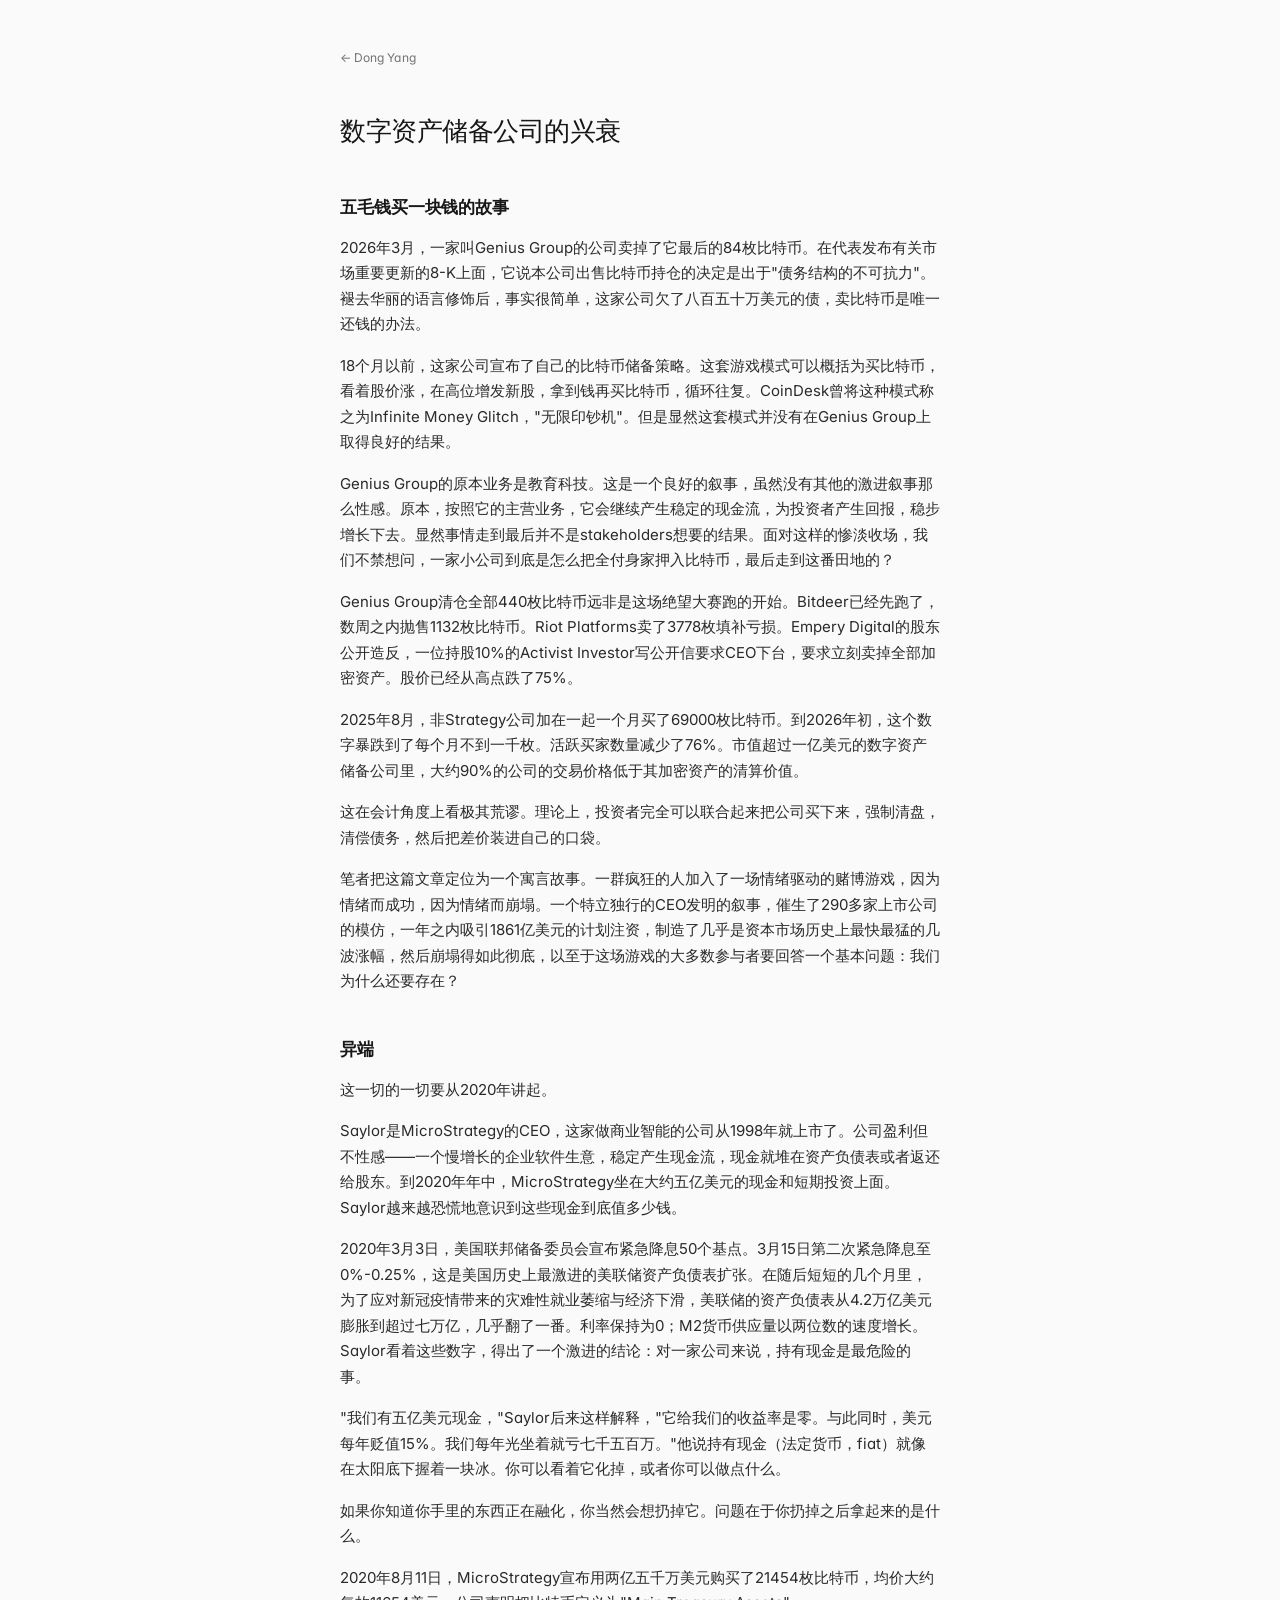
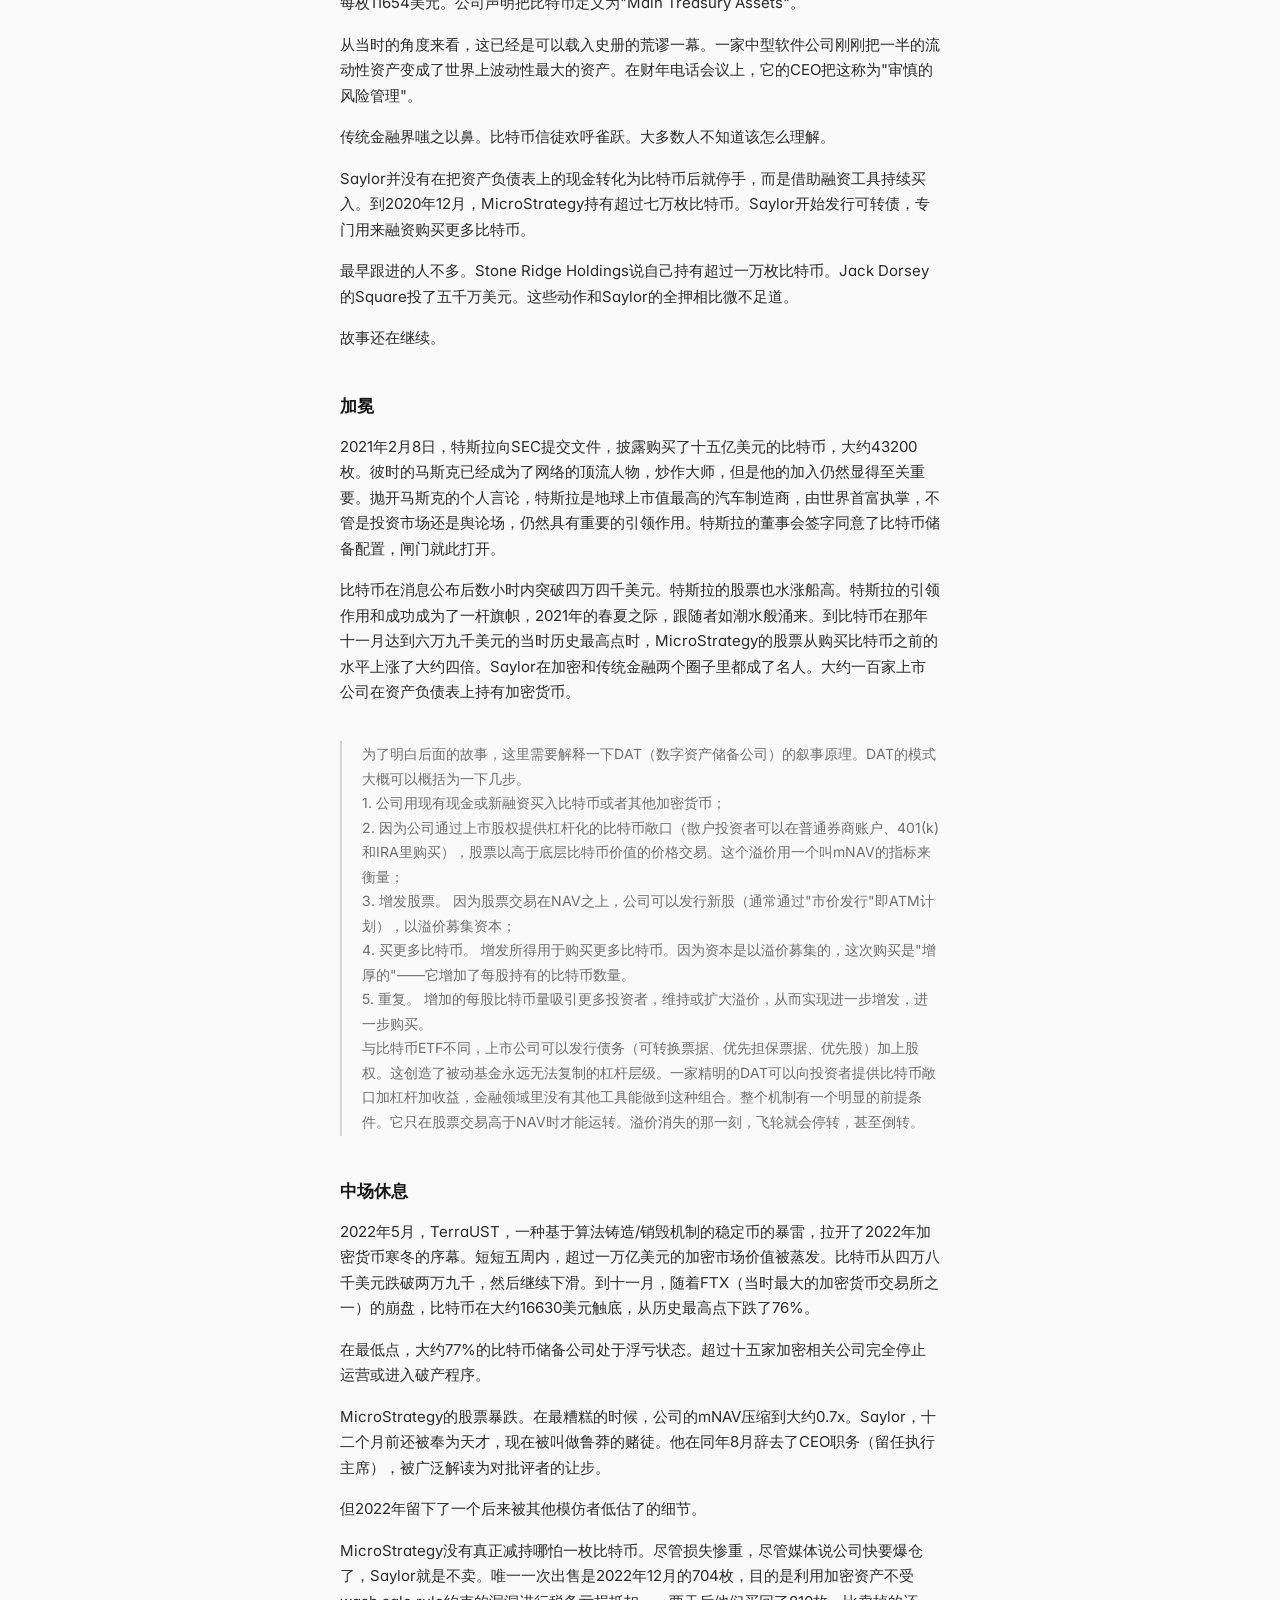
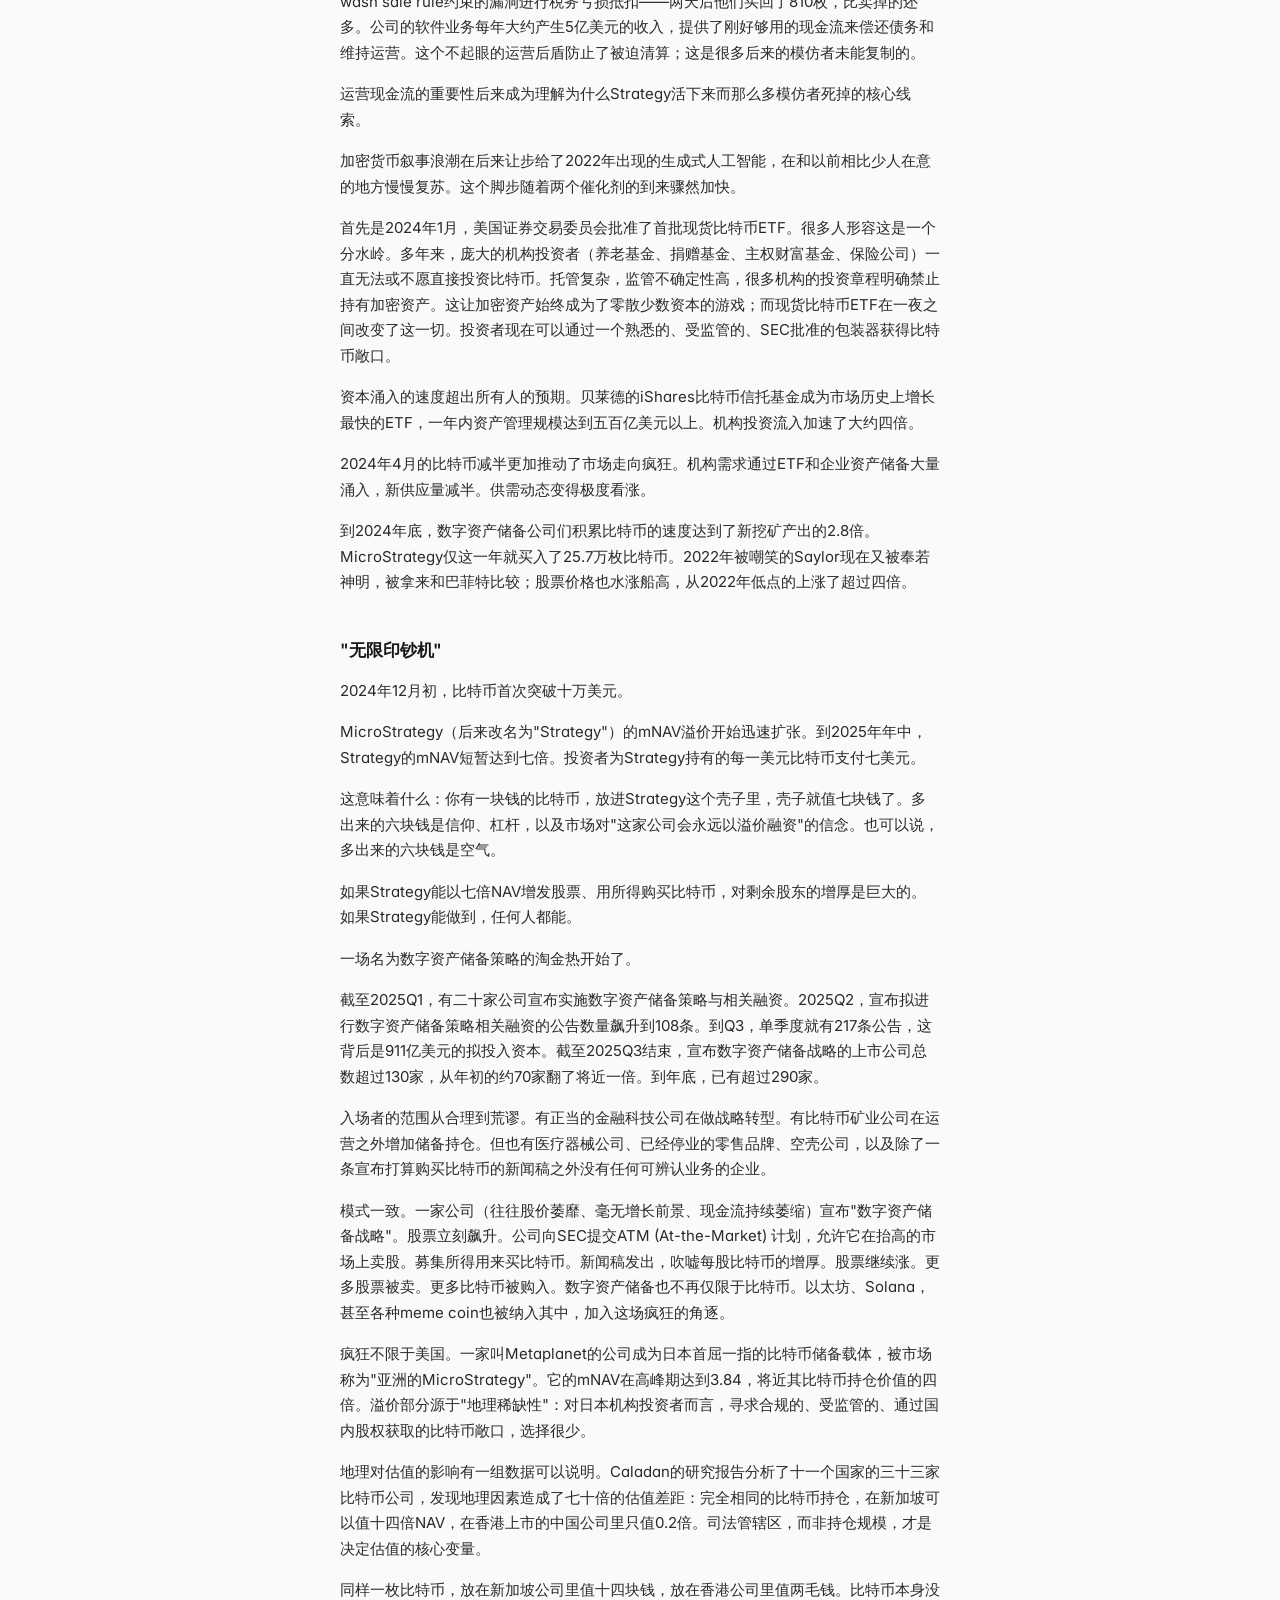
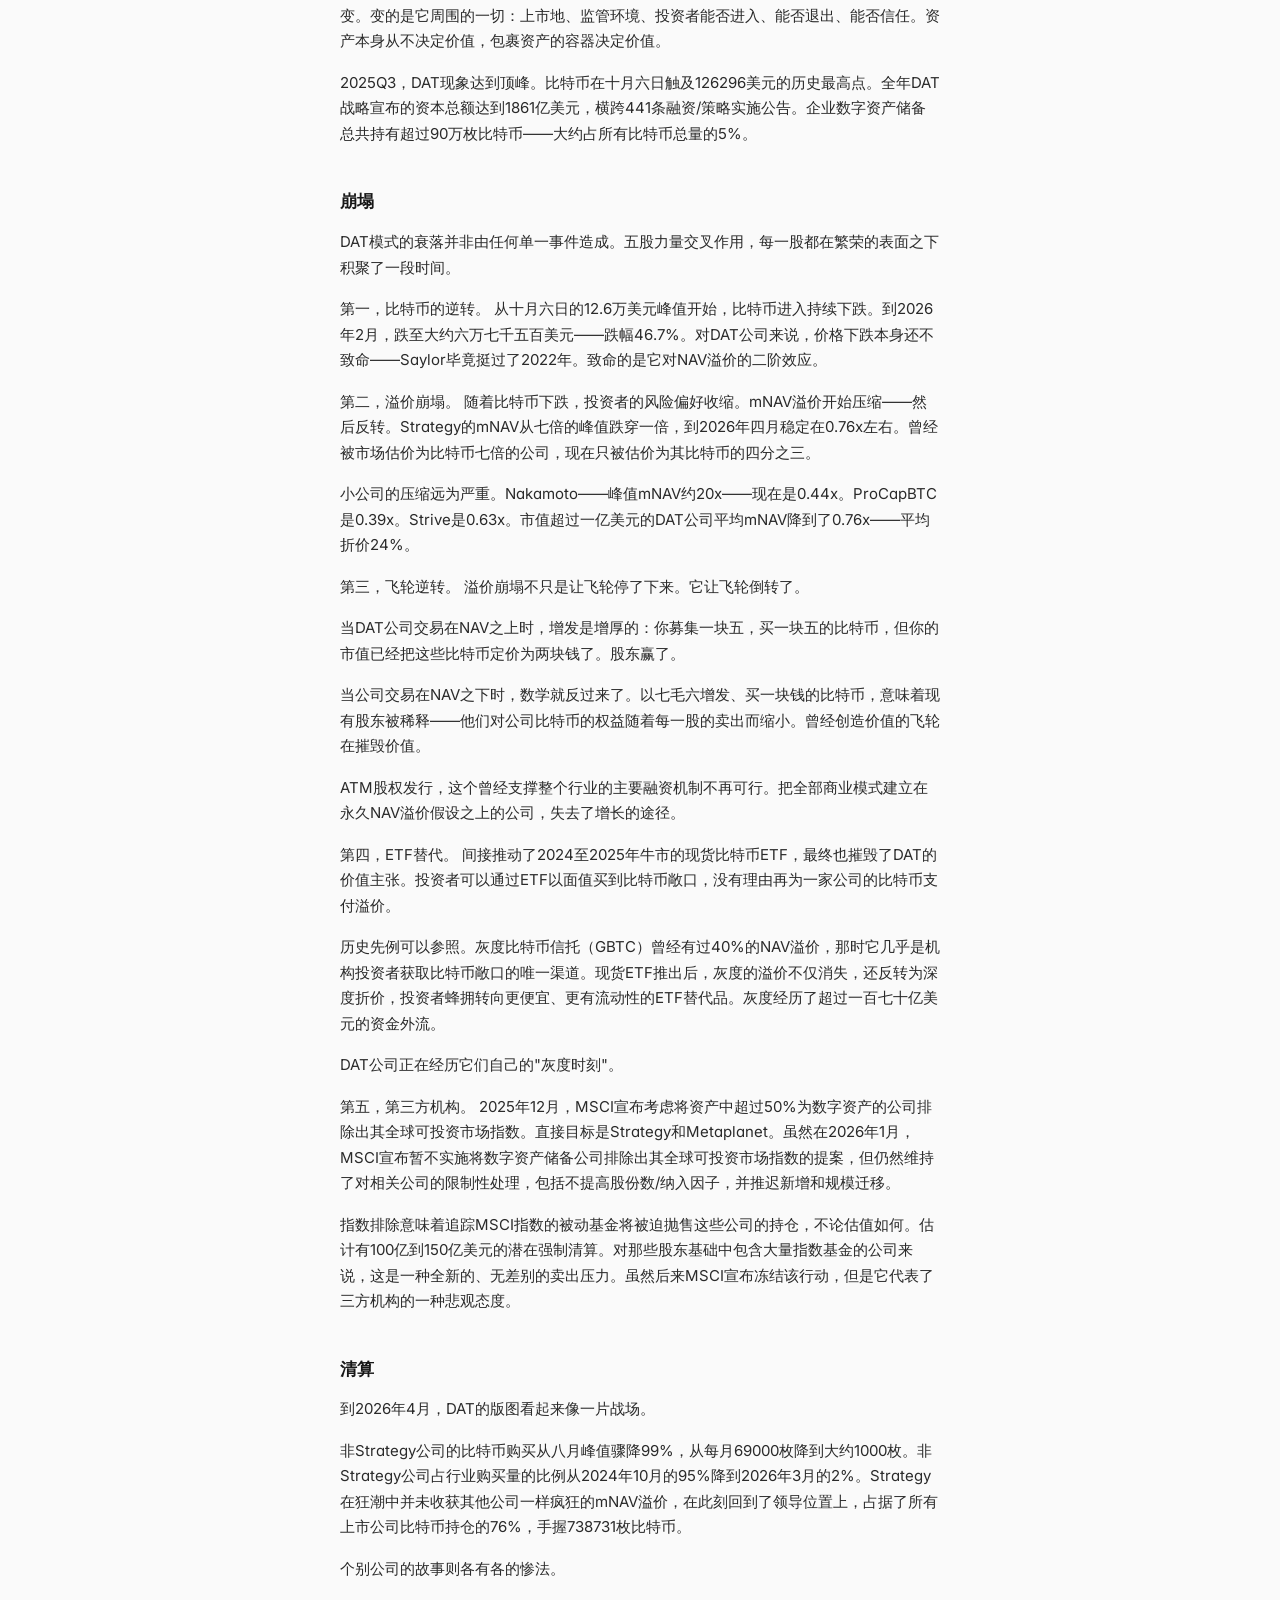
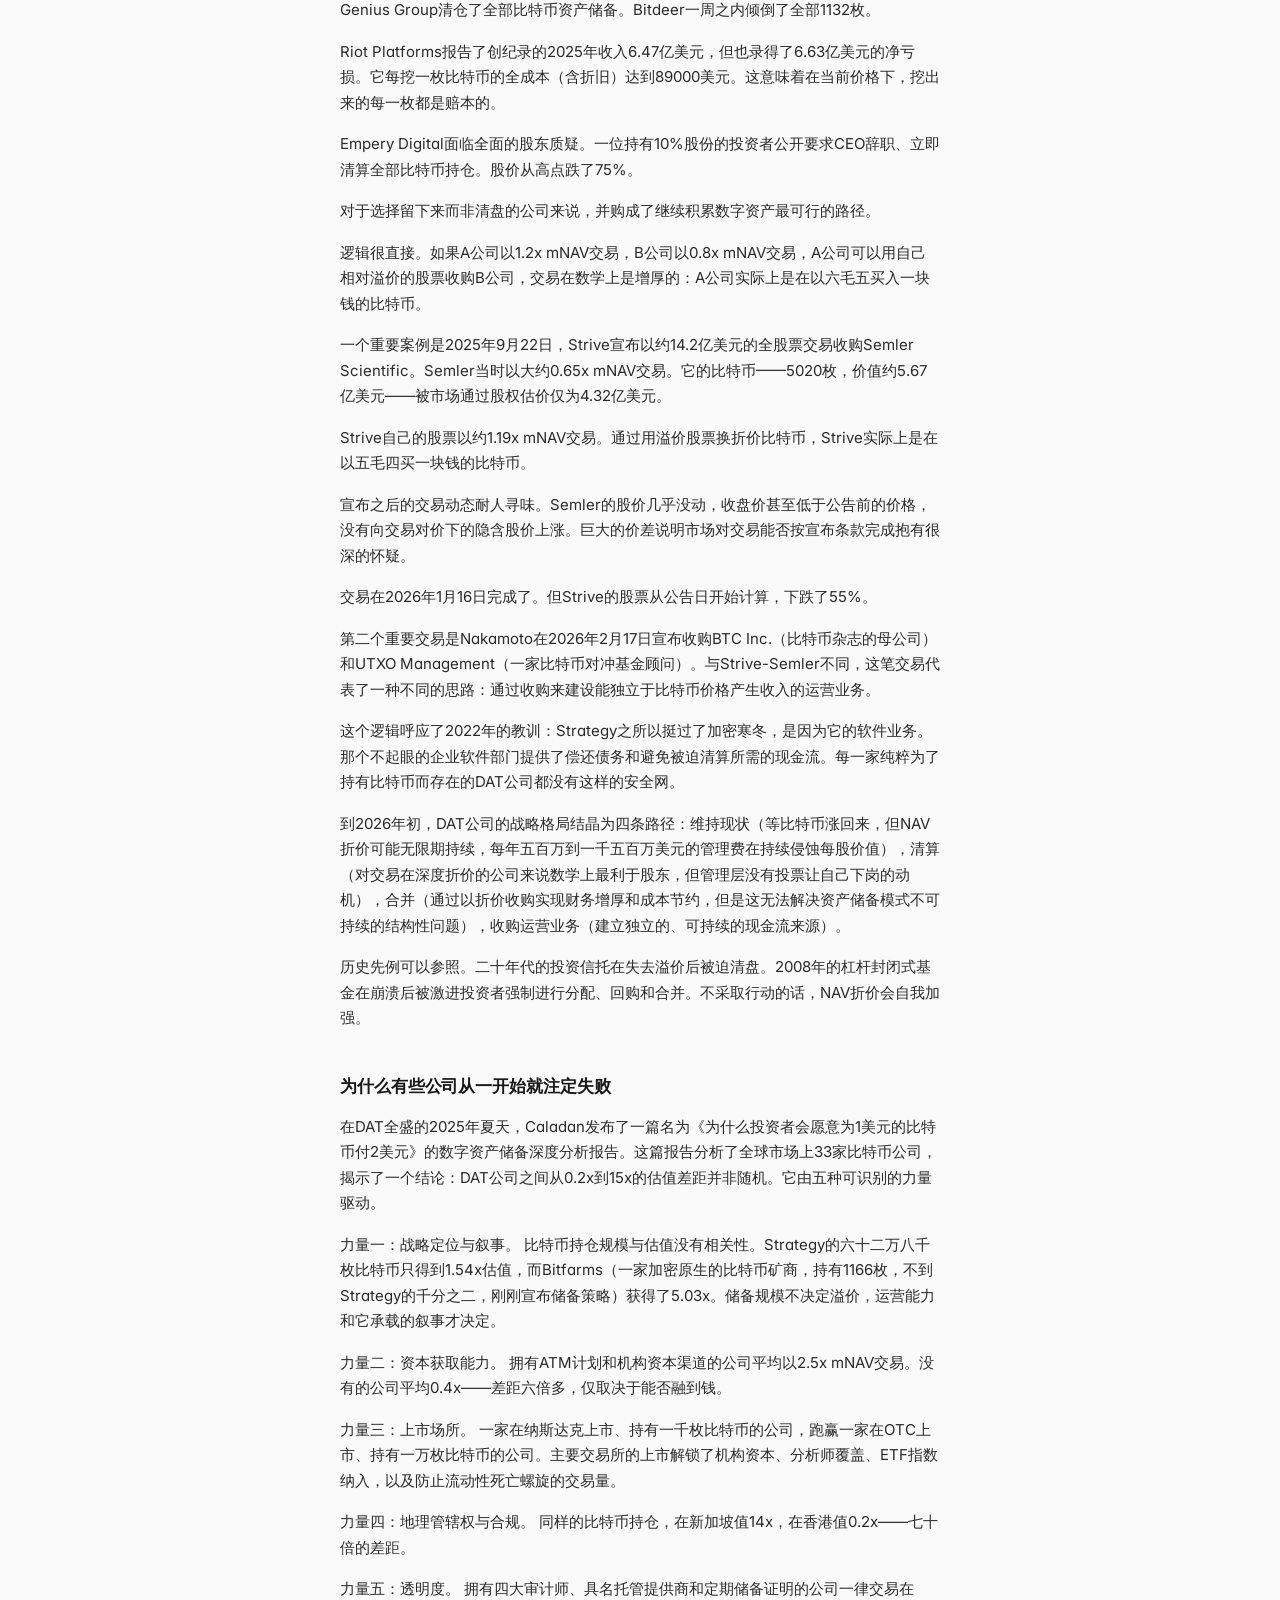
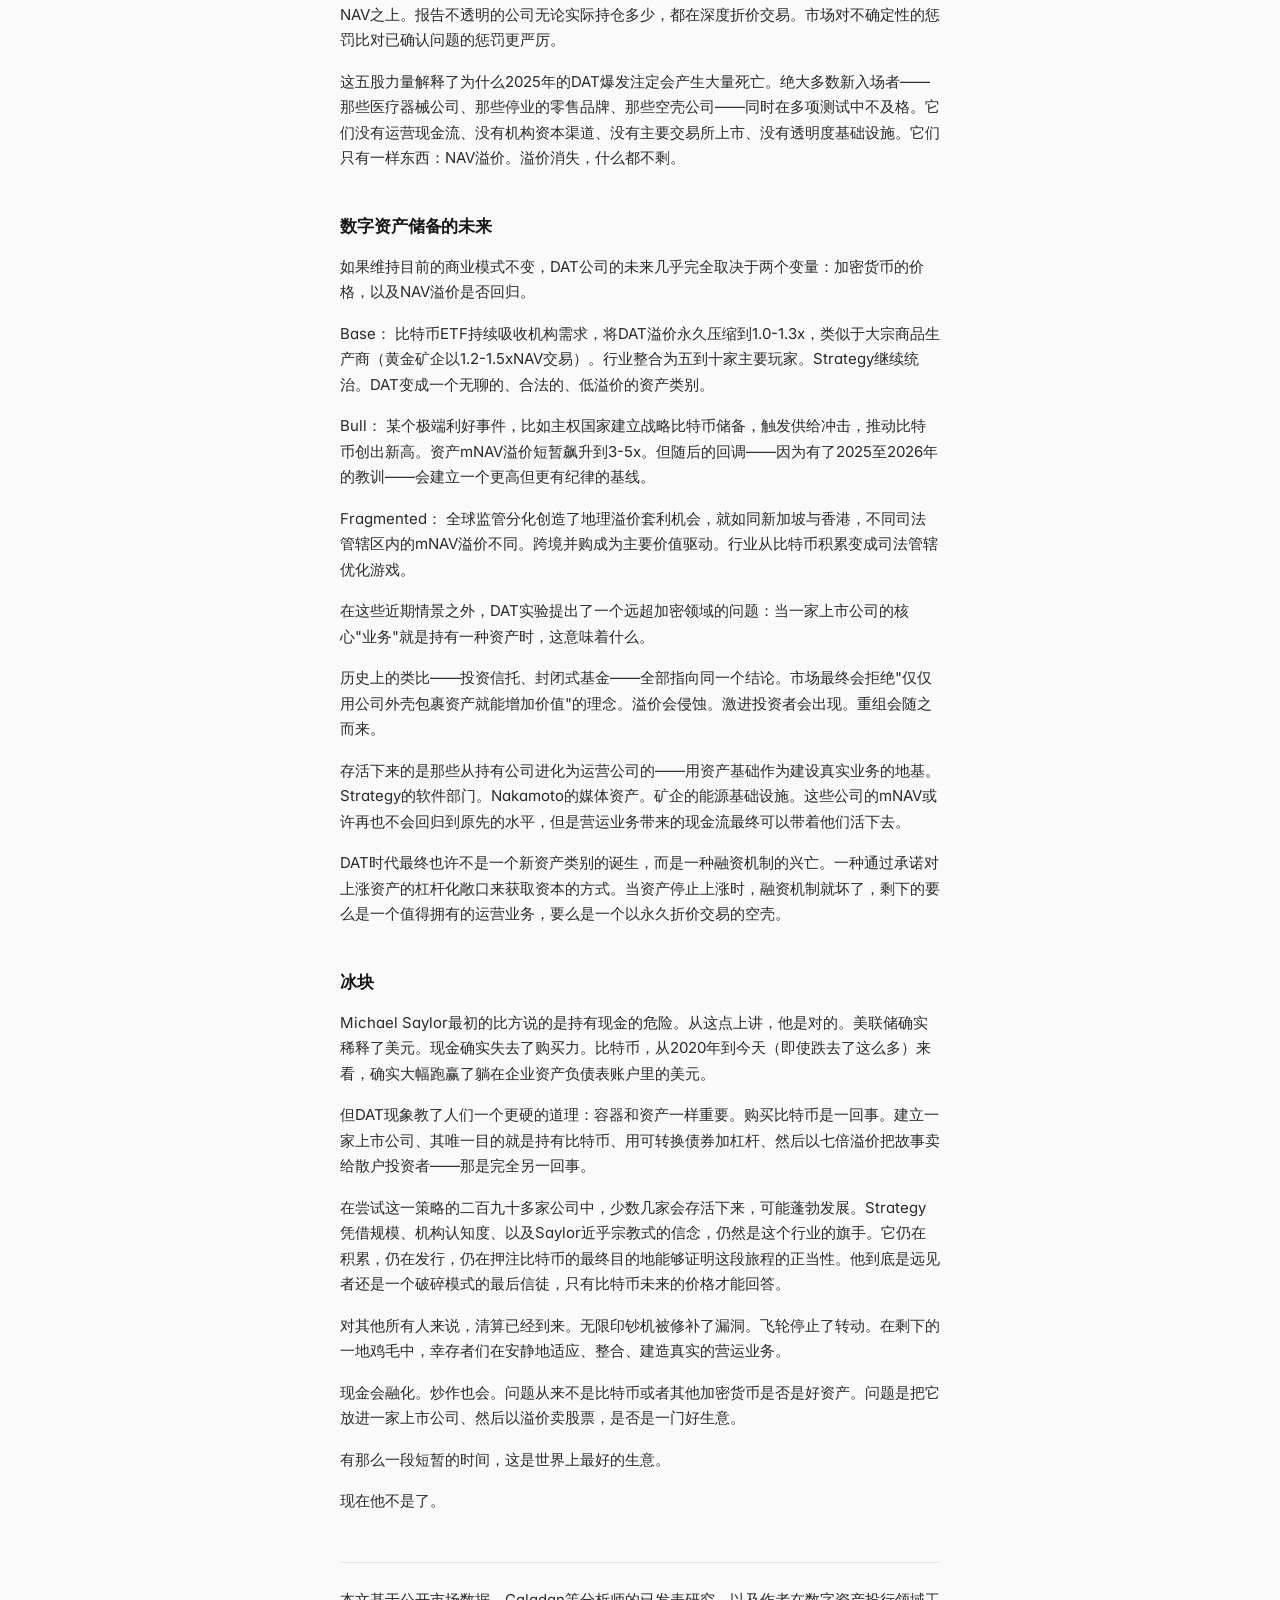
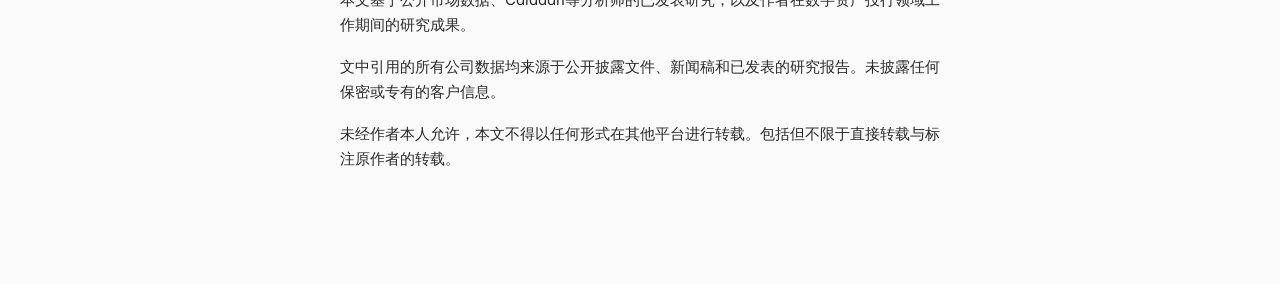
<file: writing/dat-rise-and-fall-zh/index.html>
<!DOCTYPE html>
<html lang="zh-CN">
<head>
<meta charset="UTF-8">
<meta name="viewport" content="width=device-width, initial-scale=1.0">
<title>数字资产储备公司的兴衰 — Dong Yang</title>
<meta name="description" content="对 DAT 现象的回顾及其未来走向。">

<!-- Google tag (gtag.js) -->
<script async src="https://www.googletagmanager.com/gtag/js?id=G-03P32V69M8"></script>
<script>
  window.dataLayer = window.dataLayer || [];
  function gtag(){dataLayer.push(arguments);}
  gtag('js', new Date());

  gtag('config', 'G-03P32V69M8');
</script>
<!-- End Google tag -->

<link rel="preconnect" href="https://fonts.googleapis.com">
<link rel="preconnect" href="https://fonts.gstatic.com" crossorigin>
<link href="https://fonts.googleapis.com/css2?family=Inter:ital,wght@0,400;0,500;0,600;1,400&display=swap" rel="stylesheet">
<link rel="stylesheet" href="../../style.css?v=18">
<link rel="stylesheet" href="../reader.css?v=4">
</head>
<body>
<main class="reader">

<nav class="reader-back">
  <a href="../../">← Dong Yang</a>
</nav>

<article>

<h1>数字资产储备公司的兴衰</h1>

<h2>五毛钱买一块钱的故事</h2>

<p>2026年3月，一家叫Genius Group的公司卖掉了它最后的84枚比特币。在代表发布有关市场重要更新的8-K上面，它说本公司出售比特币持仓的决定是出于"债务结构的不可抗力"。褪去华丽的语言修饰后，事实很简单，这家公司欠了八百五十万美元的债，卖比特币是唯一还钱的办法。</p>

<p>18个月以前，这家公司宣布了自己的比特币储备策略。这套游戏模式可以概括为买比特币，看着股价涨，在高位增发新股，拿到钱再买比特币，循环往复。CoinDesk曾将这种模式称之为Infinite Money Glitch，"无限印钞机"。但是显然这套模式并没有在Genius Group上取得良好的结果。</p>

<p>Genius Group的原本业务是教育科技。这是一个良好的叙事，虽然没有其他的激进叙事那么性感。原本，按照它的主营业务，它会继续产生稳定的现金流，为投资者产生回报，稳步增长下去。显然事情走到最后并不是stakeholders想要的结果。面对这样的惨淡收场，我们不禁想问，一家小公司到底是怎么把全付身家押入比特币，最后走到这番田地的？</p>

<p>Genius Group清仓全部440枚比特币远非是这场绝望大赛跑的开始。Bitdeer已经先跑了，数周之内抛售1132枚比特币。Riot Platforms卖了3778枚填补亏损。Empery Digital的股东公开造反，一位持股10%的Activist Investor写公开信要求CEO下台，要求立刻卖掉全部加密资产。股价已经从高点跌了75%。</p>

<p>2025年8月，非Strategy公司加在一起一个月买了69000枚比特币。到2026年初，这个数字暴跌到了每个月不到一千枚。活跃买家数量减少了76%。市值超过一亿美元的数字资产储备公司里，大约90%的公司的交易价格低于其加密资产的清算价值。</p>

<p>这在会计角度上看极其荒谬。理论上，投资者完全可以联合起来把公司买下来，强制清盘，清偿债务，然后把差价装进自己的口袋。</p>

<p>笔者把这篇文章定位为一个寓言故事。一群疯狂的人加入了一场情绪驱动的赌博游戏，因为情绪而成功，因为情绪而崩塌。一个特立独行的CEO发明的叙事，催生了290多家上市公司的模仿，一年之内吸引1861亿美元的计划注资，制造了几乎是资本市场历史上最快最猛的几波涨幅，然后崩塌得如此彻底，以至于这场游戏的大多数参与者要回答一个基本问题：我们为什么还要存在？</p>

<h2>异端</h2>

<p>这一切的一切要从2020年讲起。</p>

<p>Saylor是MicroStrategy的CEO，这家做商业智能的公司从1998年就上市了。公司盈利但不性感——一个慢增长的企业软件生意，稳定产生现金流，现金就堆在资产负债表或者返还给股东。到2020年年中，MicroStrategy坐在大约五亿美元的现金和短期投资上面。Saylor越来越恐慌地意识到这些现金到底值多少钱。</p>

<p>2020年3月3日，美国联邦储备委员会宣布紧急降息50个基点。3月15日第二次紧急降息至0%-0.25%，这是美国历史上最激进的美联储资产负债表扩张。在随后短短的几个月里，为了应对新冠疫情带来的灾难性就业萎缩与经济下滑，美联储的资产负债表从4.2万亿美元膨胀到超过七万亿，几乎翻了一番。利率保持为0；M2货币供应量以两位数的速度增长。Saylor看着这些数字，得出了一个激进的结论：对一家公司来说，持有现金是最危险的事。</p>

<p>"我们有五亿美元现金，"Saylor后来这样解释，"它给我们的收益率是零。与此同时，美元每年贬值15%。我们每年光坐着就亏七千五百万。"他说持有现金（法定货币，fiat）就像在太阳底下握着一块冰。你可以看着它化掉，或者你可以做点什么。</p>

<p>如果你知道你手里的东西正在融化，你当然会想扔掉它。问题在于你扔掉之后拿起来的是什么。</p>

<p>2020年8月11日，MicroStrategy宣布用两亿五千万美元购买了21454枚比特币，均价大约每枚11654美元。公司声明把比特币定义为"Main Treasury Assets"。</p>

<p>从当时的角度来看，这已经是可以载入史册的荒谬一幕。一家中型软件公司刚刚把一半的流动性资产变成了世界上波动性最大的资产。在财年电话会议上，它的CEO把这称为"审慎的风险管理"。</p>

<p>传统金融界嗤之以鼻。比特币信徒欢呼雀跃。大多数人不知道该怎么理解。</p>

<p>Saylor并没有在把资产负债表上的现金转化为比特币后就停手，而是借助融资工具持续买入。到2020年12月，MicroStrategy持有超过七万枚比特币。Saylor开始发行可转债，专门用来融资购买更多比特币。</p>

<p>最早跟进的人不多。Stone Ridge Holdings说自己持有超过一万枚比特币。Jack Dorsey的Square投了五千万美元。这些动作和Saylor的全押相比微不足道。</p>

<p>故事还在继续。</p>

<h2>加冕</h2>

<p>2021年2月8日，特斯拉向SEC提交文件，披露购买了十五亿美元的比特币，大约43200枚。彼时的马斯克已经成为了网络的顶流人物，炒作大师，但是他的加入仍然显得至关重要。抛开马斯克的个人言论，特斯拉是地球上市值最高的汽车制造商，由世界首富执掌，不管是投资市场还是舆论场，仍然具有重要的引领作用。特斯拉的董事会签字同意了比特币储备配置，闸门就此打开。</p>

<p>比特币在消息公布后数小时内突破四万四千美元。特斯拉的股票也水涨船高。特斯拉的引领作用和成功成为了一杆旗帜，2021年的春夏之际，跟随者如潮水般涌来。到比特币在那年十一月达到六万九千美元的当时历史最高点时，MicroStrategy的股票从购买比特币之前的水平上涨了大约四倍。Saylor在加密和传统金融两个圈子里都成了名人。大约一百家上市公司在资产负债表上持有加密货币。</p>

<aside class="reader-callout">
  <p>为了明白后面的故事，这里需要解释一下DAT（数字资产储备公司）的叙事原理。DAT的模式大概可以概括为一下几步。<br>1. 公司用现有现金或新融资买入比特币或者其他加密货币；<br>2. 因为公司通过上市股权提供杠杆化的比特币敞口（散户投资者可以在普通券商账户、401(k)和IRA里购买），股票以高于底层比特币价值的价格交易。这个溢价用一个叫mNAV的指标来衡量；<br>3. 增发股票。 因为股票交易在NAV之上，公司可以发行新股（通常通过"市价发行"即ATM计划），以溢价募集资本；<br>4. 买更多比特币。 增发所得用于购买更多比特币。因为资本是以溢价募集的，这次购买是"增厚的"——它增加了每股持有的比特币数量。<br>5. 重复。 增加的每股比特币量吸引更多投资者，维持或扩大溢价，从而实现进一步增发，进一步购买。<br>与比特币ETF不同，上市公司可以发行债务（可转换票据、优先担保票据、优先股）加上股权。这创造了被动基金永远无法复制的杠杆层级。一家精明的DAT可以向投资者提供比特币敞口加杠杆加收益，金融领域里没有其他工具能做到这种组合。整个机制有一个明显的前提条件。它只在股票交易高于NAV时才能运转。溢价消失的那一刻，飞轮就会停转，甚至倒转。</p>
</aside>

<h2>中场休息</h2>

<p>2022年5月，TerraUST，一种基于算法铸造/销毁机制的稳定币的暴雷，拉开了2022年加密货币寒冬的序幕。短短五周内，超过一万亿美元的加密市场价值被蒸发。比特币从四万八千美元跌破两万九千，然后继续下滑。到十一月，随着FTX（当时最大的加密货币交易所之一）的崩盘，比特币在大约16630美元触底，从历史最高点下跌了76%。</p>

<p>在最低点，大约77%的比特币储备公司处于浮亏状态。超过十五家加密相关公司完全停止运营或进入破产程序。</p>

<p>MicroStrategy的股票暴跌。在最糟糕的时候，公司的mNAV压缩到大约0.7x。Saylor，十二个月前还被奉为天才，现在被叫做鲁莽的赌徒。他在同年8月辞去了CEO职务（留任执行主席），被广泛解读为对批评者的让步。</p>

<p>但2022年留下了一个后来被其他模仿者低估了的细节。</p>

<p>MicroStrategy没有真正减持哪怕一枚比特币。尽管损失惨重，尽管媒体说公司快要爆仓了，Saylor就是不卖。唯一一次出售是2022年12月的704枚，目的是利用加密资产不受wash sale rule约束的漏洞进行税务亏损抵扣——两天后他们买回了810枚，比卖掉的还多。公司的软件业务每年大约产生5亿美元的收入，提供了刚好够用的现金流来偿还债务和维持运营。这个不起眼的运营后盾防止了被迫清算；这是很多后来的模仿者未能复制的。</p>

<p>运营现金流的重要性后来成为理解为什么Strategy活下来而那么多模仿者死掉的核心线索。</p>

<p>加密货币叙事浪潮在后来让步给了2022年出现的生成式人工智能，在和以前相比少人在意的地方慢慢复苏。这个脚步随着两个催化剂的到来骤然加快。</p>

<p>首先是2024年1月，美国证券交易委员会批准了首批现货比特币ETF。很多人形容这是一个分水岭。多年来，庞大的机构投资者（养老基金、捐赠基金、主权财富基金、保险公司）一直无法或不愿直接投资比特币。托管复杂，监管不确定性高，很多机构的投资章程明确禁止持有加密资产。这让加密资产始终成为了零散少数资本的游戏；而现货比特币ETF在一夜之间改变了这一切。投资者现在可以通过一个熟悉的、受监管的、SEC批准的包装器获得比特币敞口。</p>

<p>资本涌入的速度超出所有人的预期。贝莱德的iShares比特币信托基金成为市场历史上增长最快的ETF，一年内资产管理规模达到五百亿美元以上。机构投资流入加速了大约四倍。</p>

<p>2024年4月的比特币减半更加推动了市场走向疯狂。机构需求通过ETF和企业资产储备大量涌入，新供应量减半。供需动态变得极度看涨。</p>

<p>到2024年底，数字资产储备公司们积累比特币的速度达到了新挖矿产出的2.8倍。MicroStrategy仅这一年就买入了25.7万枚比特币。2022年被嘲笑的Saylor现在又被奉若神明，被拿来和巴菲特比较；股票价格也水涨船高，从2022年低点的上涨了超过四倍。</p>

<h2>"无限印钞机"</h2>

<p>2024年12月初，比特币首次突破十万美元。</p>

<p>MicroStrategy（后来改名为"Strategy"）的mNAV溢价开始迅速扩张。到2025年年中，Strategy的mNAV短暂达到七倍。投资者为Strategy持有的每一美元比特币支付七美元。</p>

<p>这意味着什么：你有一块钱的比特币，放进Strategy这个壳子里，壳子就值七块钱了。多出来的六块钱是信仰、杠杆，以及市场对"这家公司会永远以溢价融资"的信念。也可以说，多出来的六块钱是空气。</p>

<p>如果Strategy能以七倍NAV增发股票、用所得购买比特币，对剩余股东的增厚是巨大的。如果Strategy能做到，任何人都能。</p>

<p>一场名为数字资产储备策略的淘金热开始了。</p>

<p>截至2025Q1，有二十家公司宣布实施数字资产储备策略与相关融资。2025Q2，宣布拟进行数字资产储备策略相关融资的公告数量飙升到108条。到Q3，单季度就有217条公告，这背后是911亿美元的拟投入资本。截至2025Q3结束，宣布数字资产储备战略的上市公司总数超过130家，从年初的约70家翻了将近一倍。到年底，已有超过290家。</p>

<p>入场者的范围从合理到荒谬。有正当的金融科技公司在做战略转型。有比特币矿业公司在运营之外增加储备持仓。但也有医疗器械公司、已经停业的零售品牌、空壳公司，以及除了一条宣布打算购买比特币的新闻稿之外没有任何可辨认业务的企业。</p>

<p>模式一致。一家公司（往往股价萎靡、毫无增长前景、现金流持续萎缩）宣布"数字资产储备战略"。股票立刻飙升。公司向SEC提交ATM (At-the-Market) 计划，允许它在抬高的市场上卖股。募集所得用来买比特币。新闻稿发出，吹嘘每股比特币的增厚。股票继续涨。更多股票被卖。更多比特币被购入。数字资产储备也不再仅限于比特币。以太坊、Solana，甚至各种meme coin也被纳入其中，加入这场疯狂的角逐。</p>

<p>疯狂不限于美国。一家叫Metaplanet的公司成为日本首屈一指的比特币储备载体，被市场称为"亚洲的MicroStrategy"。它的mNAV在高峰期达到3.84，将近其比特币持仓价值的四倍。溢价部分源于"地理稀缺性"：对日本机构投资者而言，寻求合规的、受监管的、通过国内股权获取的比特币敞口，选择很少。</p>

<p>地理对估值的影响有一组数据可以说明。Caladan的研究报告分析了十一个国家的三十三家比特币公司，发现地理因素造成了七十倍的估值差距：完全相同的比特币持仓，在新加坡可以值十四倍NAV，在香港上市的中国公司里只值0.2倍。司法管辖区，而非持仓规模，才是决定估值的核心变量。</p>

<p>同样一枚比特币，放在新加坡公司里值十四块钱，放在香港公司里值两毛钱。比特币本身没变。变的是它周围的一切：上市地、监管环境、投资者能否进入、能否退出、能否信任。资产本身从不决定价值，包裹资产的容器决定价值。</p>

<p>2025Q3，DAT现象达到顶峰。比特币在十月六日触及126296美元的历史最高点。全年DAT战略宣布的资本总额达到1861亿美元，横跨441条融资/策略实施公告。企业数字资产储备总共持有超过90万枚比特币——大约占所有比特币总量的5%。</p>

<h2>崩塌</h2>

<p>DAT模式的衰落并非由任何单一事件造成。五股力量交叉作用，每一股都在繁荣的表面之下积聚了一段时间。</p>

<p>第一，比特币的逆转。 从十月六日的12.6万美元峰值开始，比特币进入持续下跌。到2026年2月，跌至大约六万七千五百美元——跌幅46.7%。对DAT公司来说，价格下跌本身还不致命——Saylor毕竟挺过了2022年。致命的是它对NAV溢价的二阶效应。</p>

<p>第二，溢价崩塌。 随着比特币下跌，投资者的风险偏好收缩。mNAV溢价开始压缩——然后反转。Strategy的mNAV从七倍的峰值跌穿一倍，到2026年四月稳定在0.76x左右。曾经被市场估价为比特币七倍的公司，现在只被估价为其比特币的四分之三。</p>

<p>小公司的压缩远为严重。Nakamoto——峰值mNAV约20x——现在是0.44x。ProCapBTC是0.39x。Strive是0.63x。市值超过一亿美元的DAT公司平均mNAV降到了0.76x——平均折价24%。</p>

<p>第三，飞轮逆转。 溢价崩塌不只是让飞轮停了下来。它让飞轮倒转了。</p>

<p>当DAT公司交易在NAV之上时，增发是增厚的：你募集一块五，买一块五的比特币，但你的市值已经把这些比特币定价为两块钱了。股东赢了。</p>

<p>当公司交易在NAV之下时，数学就反过来了。以七毛六增发、买一块钱的比特币，意味着现有股东被稀释——他们对公司比特币的权益随着每一股的卖出而缩小。曾经创造价值的飞轮在摧毁价值。</p>

<p>ATM股权发行，这个曾经支撑整个行业的主要融资机制不再可行。把全部商业模式建立在永久NAV溢价假设之上的公司，失去了增长的途径。</p>

<p>第四，ETF替代。 间接推动了2024至2025年牛市的现货比特币ETF，最终也摧毁了DAT的价值主张。投资者可以通过ETF以面值买到比特币敞口，没有理由再为一家公司的比特币支付溢价。</p>

<p>历史先例可以参照。灰度比特币信托（GBTC）曾经有过40%的NAV溢价，那时它几乎是机构投资者获取比特币敞口的唯一渠道。现货ETF推出后，灰度的溢价不仅消失，还反转为深度折价，投资者蜂拥转向更便宜、更有流动性的ETF替代品。灰度经历了超过一百七十亿美元的资金外流。</p>

<p>DAT公司正在经历它们自己的"灰度时刻"。</p>

<p>第五，第三方机构。 2025年12月，MSCI宣布考虑将资产中超过50%为数字资产的公司排除出其全球可投资市场指数。直接目标是Strategy和Metaplanet。虽然在2026年1月，MSCI宣布暂不实施将数字资产储备公司排除出其全球可投资市场指数的提案，但仍然维持了对相关公司的限制性处理，包括不提高股份数/纳入因子，并推迟新增和规模迁移。</p>

<p>指数排除意味着追踪MSCI指数的被动基金将被迫抛售这些公司的持仓，不论估值如何。估计有100亿到150亿美元的潜在强制清算。对那些股东基础中包含大量指数基金的公司来说，这是一种全新的、无差别的卖出压力。虽然后来MSCI宣布冻结该行动，但是它代表了三方机构的一种悲观态度。</p>

<h2>清算</h2>

<p>到2026年4月，DAT的版图看起来像一片战场。</p>

<p>非Strategy公司的比特币购买从八月峰值骤降99%，从每月69000枚降到大约1000枚。非Strategy公司占行业购买量的比例从2024年10月的95%降到2026年3月的2%。Strategy在狂潮中并未收获其他公司一样疯狂的mNAV溢价，在此刻回到了领导位置上，占据了所有上市公司比特币持仓的76%，手握738731枚比特币。</p>

<p>个别公司的故事则各有各的惨法。</p>

<p>Genius Group清仓了全部比特币资产储备。Bitdeer一周之内倾倒了全部1132枚。</p>

<p>Riot Platforms报告了创纪录的2025年收入6.47亿美元，但也录得了6.63亿美元的净亏损。它每挖一枚比特币的全成本（含折旧）达到89000美元。这意味着在当前价格下，挖出来的每一枚都是赔本的。</p>

<p>Empery Digital面临全面的股东质疑。一位持有10%股份的投资者公开要求CEO辞职、立即清算全部比特币持仓。股价从高点跌了75%。</p>

<p>对于选择留下来而非清盘的公司来说，并购成了继续积累数字资产最可行的路径。</p>

<p>逻辑很直接。如果A公司以1.2x mNAV交易，B公司以0.8x mNAV交易，A公司可以用自己相对溢价的股票收购B公司，交易在数学上是增厚的：A公司实际上是在以六毛五买入一块钱的比特币。</p>

<p>一个重要案例是2025年9月22日，Strive宣布以约14.2亿美元的全股票交易收购Semler Scientific。Semler当时以大约0.65x mNAV交易。它的比特币——5020枚，价值约5.67亿美元——被市场通过股权估价仅为4.32亿美元。</p>

<p>Strive自己的股票以约1.19x mNAV交易。通过用溢价股票换折价比特币，Strive实际上是在以五毛四买一块钱的比特币。</p>

<p>宣布之后的交易动态耐人寻味。Semler的股价几乎没动，收盘价甚至低于公告前的价格，没有向交易对价下的隐含股价上涨。巨大的价差说明市场对交易能否按宣布条款完成抱有很深的怀疑。</p>

<p>交易在2026年1月16日完成了。但Strive的股票从公告日开始计算，下跌了55%。</p>

<p>第二个重要交易是Nakamoto在2026年2月17日宣布收购BTC Inc.（比特币杂志的母公司）和UTXO Management（一家比特币对冲基金顾问）。与Strive-Semler不同，这笔交易代表了一种不同的思路：通过收购来建设能独立于比特币价格产生收入的运营业务。</p>

<p>这个逻辑呼应了2022年的教训：Strategy之所以挺过了加密寒冬，是因为它的软件业务。那个不起眼的企业软件部门提供了偿还债务和避免被迫清算所需的现金流。每一家纯粹为了持有比特币而存在的DAT公司都没有这样的安全网。</p>

<p>到2026年初，DAT公司的战略格局结晶为四条路径：维持现状（等比特币涨回来，但NAV折价可能无限期持续，每年五百万到一千五百万美元的管理费在持续侵蚀每股价值），清算（对交易在深度折价的公司来说数学上最利于股东，但管理层没有投票让自己下岗的动机），合并（通过以折价收购实现财务增厚和成本节约，但是这无法解决资产储备模式不可持续的结构性问题），收购运营业务（建立独立的、可持续的现金流来源）。</p>

<p>历史先例可以参照。二十年代的投资信托在失去溢价后被迫清盘。2008年的杠杆封闭式基金在崩溃后被激进投资者强制进行分配、回购和合并。不采取行动的话，NAV折价会自我加强。</p>

<h2>为什么有些公司从一开始就注定失败</h2>

<p>在DAT全盛的2025年夏天，Caladan发布了一篇名为《为什么投资者会愿意为1美元的比特币付2美元》的数字资产储备深度分析报告。这篇报告分析了全球市场上33家比特币公司，揭示了一个结论：DAT公司之间从0.2x到15x的估值差距并非随机。它由五种可识别的力量驱动。</p>

<p>力量一：战略定位与叙事。 比特币持仓规模与估值没有相关性。Strategy的六十二万八千枚比特币只得到1.54x估值，而Bitfarms（一家加密原生的比特币矿商，持有1166枚，不到Strategy的千分之二，刚刚宣布储备策略）获得了5.03x。储备规模不决定溢价，运营能力和它承载的叙事才决定。</p>

<p>力量二：资本获取能力。 拥有ATM计划和机构资本渠道的公司平均以2.5x mNAV交易。没有的公司平均0.4x——差距六倍多，仅取决于能否融到钱。</p>

<p>力量三：上市场所。 一家在纳斯达克上市、持有一千枚比特币的公司，跑赢一家在OTC上市、持有一万枚比特币的公司。主要交易所的上市解锁了机构资本、分析师覆盖、ETF指数纳入，以及防止流动性死亡螺旋的交易量。</p>

<p>力量四：地理管辖权与合规。 同样的比特币持仓，在新加坡值14x，在香港值0.2x——七十倍的差距。</p>

<p>力量五：透明度。 拥有四大审计师、具名托管提供商和定期储备证明的公司一律交易在NAV之上。报告不透明的公司无论实际持仓多少，都在深度折价交易。市场对不确定性的惩罚比对已确认问题的惩罚更严厉。</p>

<p>这五股力量解释了为什么2025年的DAT爆发注定会产生大量死亡。绝大多数新入场者——那些医疗器械公司、那些停业的零售品牌、那些空壳公司——同时在多项测试中不及格。它们没有运营现金流、没有机构资本渠道、没有主要交易所上市、没有透明度基础设施。它们只有一样东西：NAV溢价。溢价消失，什么都不剩。</p>

<h2>数字资产储备的未来</h2>

<p>如果维持目前的商业模式不变，DAT公司的未来几乎完全取决于两个变量：加密货币的价格，以及NAV溢价是否回归。</p>

<p>Base： 比特币ETF持续吸收机构需求，将DAT溢价永久压缩到1.0-1.3x，类似于大宗商品生产商（黄金矿企以1.2-1.5xNAV交易）。行业整合为五到十家主要玩家。Strategy继续统治。DAT变成一个无聊的、合法的、低溢价的资产类别。</p>

<p>Bull： 某个极端利好事件，比如主权国家建立战略比特币储备，触发供给冲击，推动比特币创出新高。资产mNAV溢价短暂飙升到3-5x。但随后的回调——因为有了2025至2026年的教训——会建立一个更高但更有纪律的基线。</p>

<p>Fragmented： 全球监管分化创造了地理溢价套利机会，就如同新加坡与香港，不同司法管辖区内的mNAV溢价不同。跨境并购成为主要价值驱动。行业从比特币积累变成司法管辖优化游戏。</p>

<p>在这些近期情景之外，DAT实验提出了一个远超加密领域的问题：当一家上市公司的核心"业务"就是持有一种资产时，这意味着什么。</p>

<p>历史上的类比——投资信托、封闭式基金——全部指向同一个结论。市场最终会拒绝"仅仅用公司外壳包裹资产就能增加价值"的理念。溢价会侵蚀。激进投资者会出现。重组会随之而来。</p>

<p>存活下来的是那些从持有公司进化为运营公司的——用资产基础作为建设真实业务的地基。Strategy的软件部门。Nakamoto的媒体资产。矿企的能源基础设施。这些公司的mNAV或许再也不会回归到原先的水平，但是营运业务带来的现金流最终可以带着他们活下去。</p>

<p>DAT时代最终也许不是一个新资产类别的诞生，而是一种融资机制的兴亡。一种通过承诺对上涨资产的杠杆化敞口来获取资本的方式。当资产停止上涨时，融资机制就坏了，剩下的要么是一个值得拥有的运营业务，要么是一个以永久折价交易的空壳。</p>

<h2>冰块</h2>

<p>Michael Saylor最初的比方说的是持有现金的危险。从这点上讲，他是对的。美联储确实稀释了美元。现金确实失去了购买力。比特币，从2020年到今天（即使跌去了这么多）来看，确实大幅跑赢了躺在企业资产负债表账户里的美元。</p>

<p>但DAT现象教了人们一个更硬的道理：容器和资产一样重要。购买比特币是一回事。建立一家上市公司、其唯一目的就是持有比特币、用可转换债券加杠杆、然后以七倍溢价把故事卖给散户投资者——那是完全另一回事。</p>

<p>在尝试这一策略的二百九十多家公司中，少数几家会存活下来，可能蓬勃发展。Strategy凭借规模、机构认知度、以及Saylor近乎宗教式的信念，仍然是这个行业的旗手。它仍在积累，仍在发行，仍在押注比特币的最终目的地能够证明这段旅程的正当性。他到底是远见者还是一个破碎模式的最后信徒，只有比特币未来的价格才能回答。</p>

<p>对其他所有人来说，清算已经到来。无限印钞机被修补了漏洞。飞轮停止了转动。在剩下的一地鸡毛中，幸存者们在安静地适应、整合、建造真实的营运业务。</p>

<p>现金会融化。炒作也会。问题从来不是比特币或者其他加密货币是否是好资产。问题是把它放进一家上市公司、然后以溢价卖股票，是否是一门好生意。</p>

<p>有那么一段短暂的时间，这是世界上最好的生意。</p>

<p>现在他不是了。</p>

<footer class="reader-footer">
  <p>本文基于公开市场数据、Caladan等分析师的已发表研究，以及作者在数字资产投行领域工作期间的研究成果。</p>
  <p>文中引用的所有公司数据均来源于公开披露文件、新闻稿和已发表的研究报告。未披露任何保密或专有的客户信息。</p>
  <p>未经作者本人允许，本文不得以任何形式在其他平台进行转载。包括但不限于直接转载与标注原作者的转载。</p>
</footer>

</article>

</main>
</body>
</html>
</file>
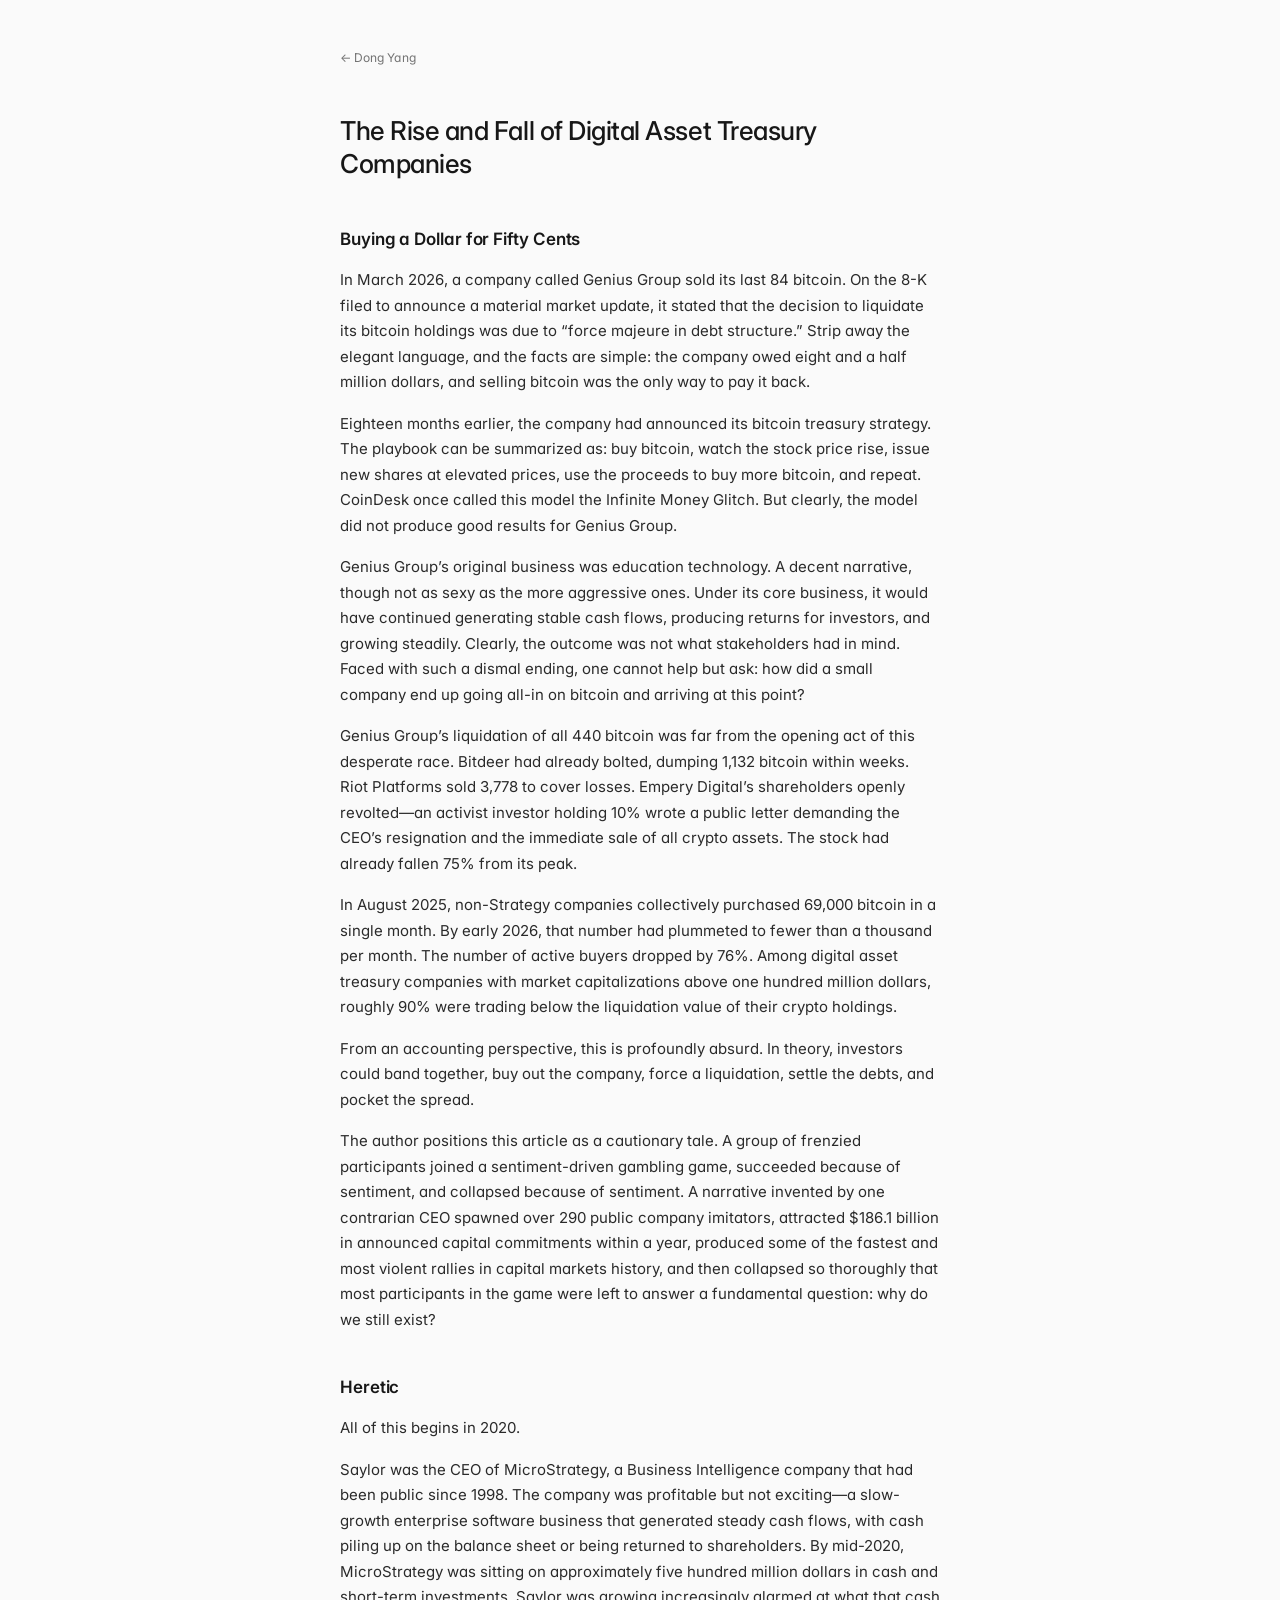
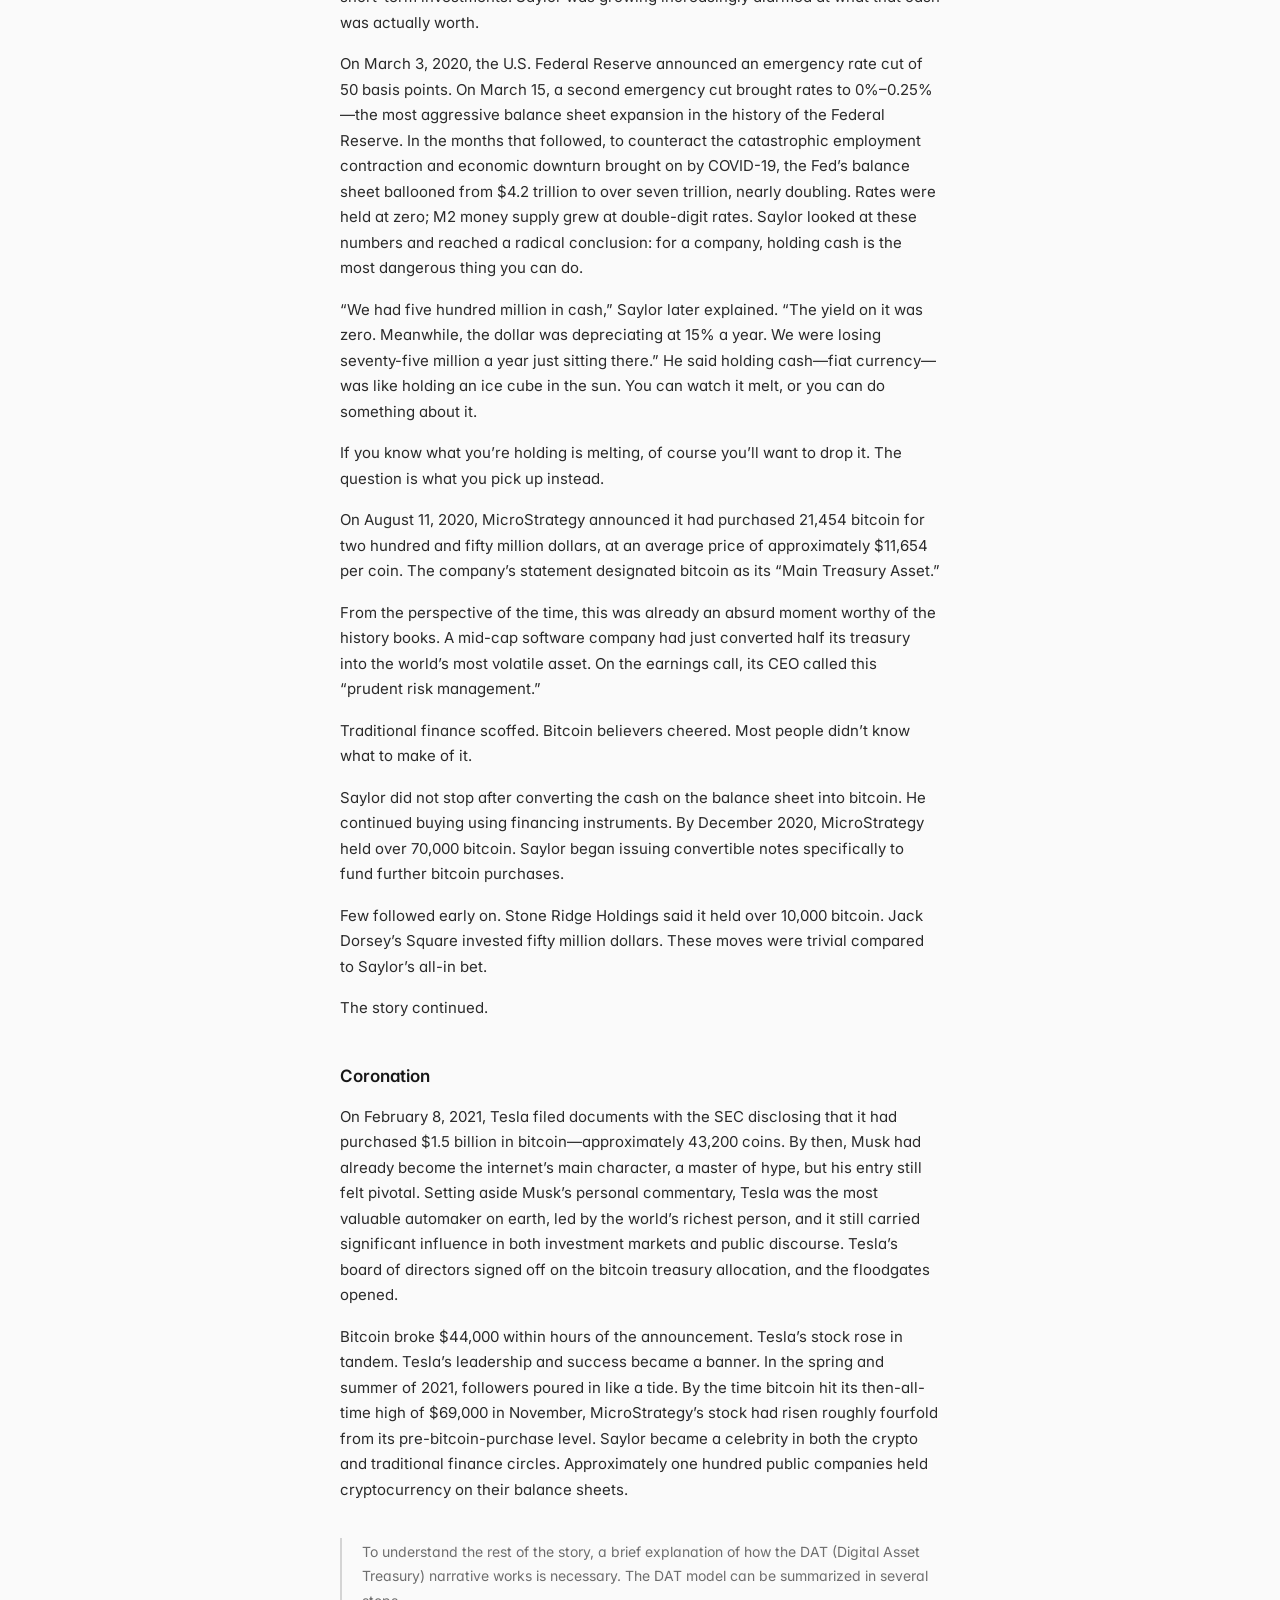
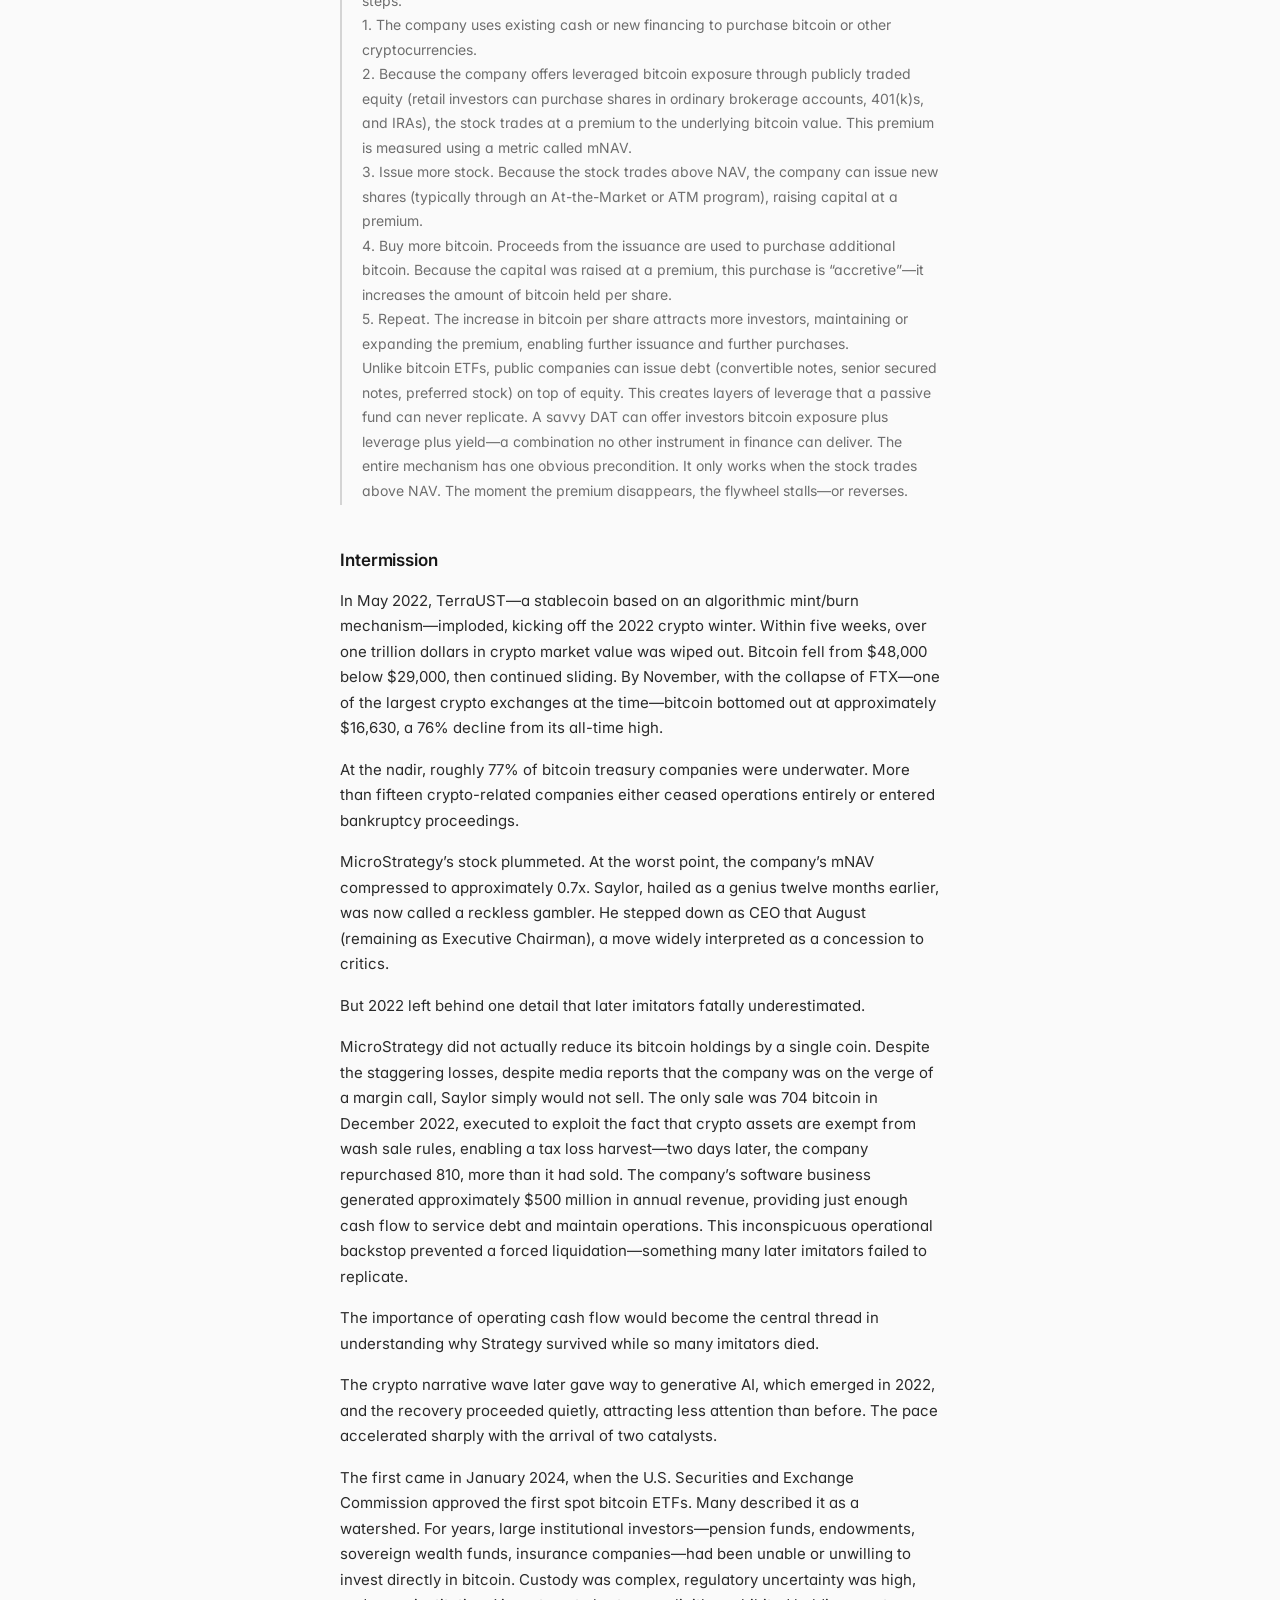
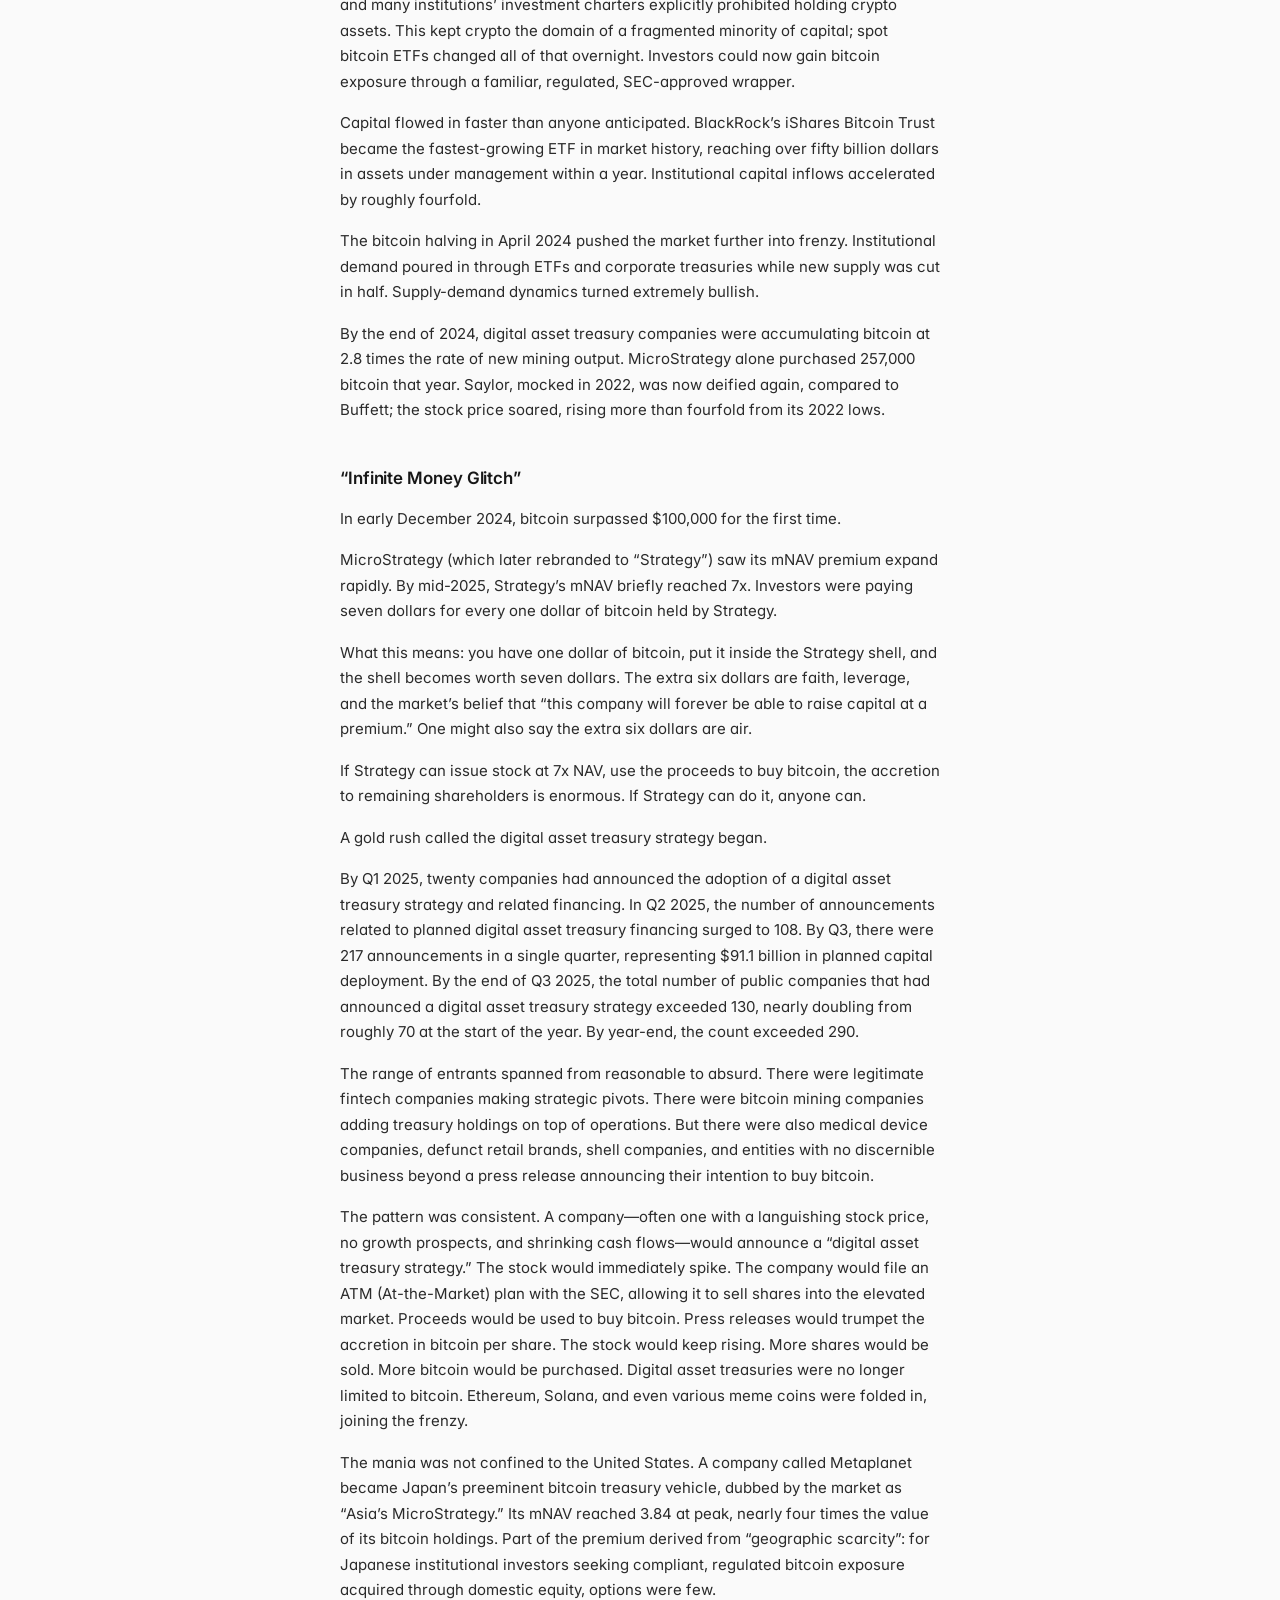
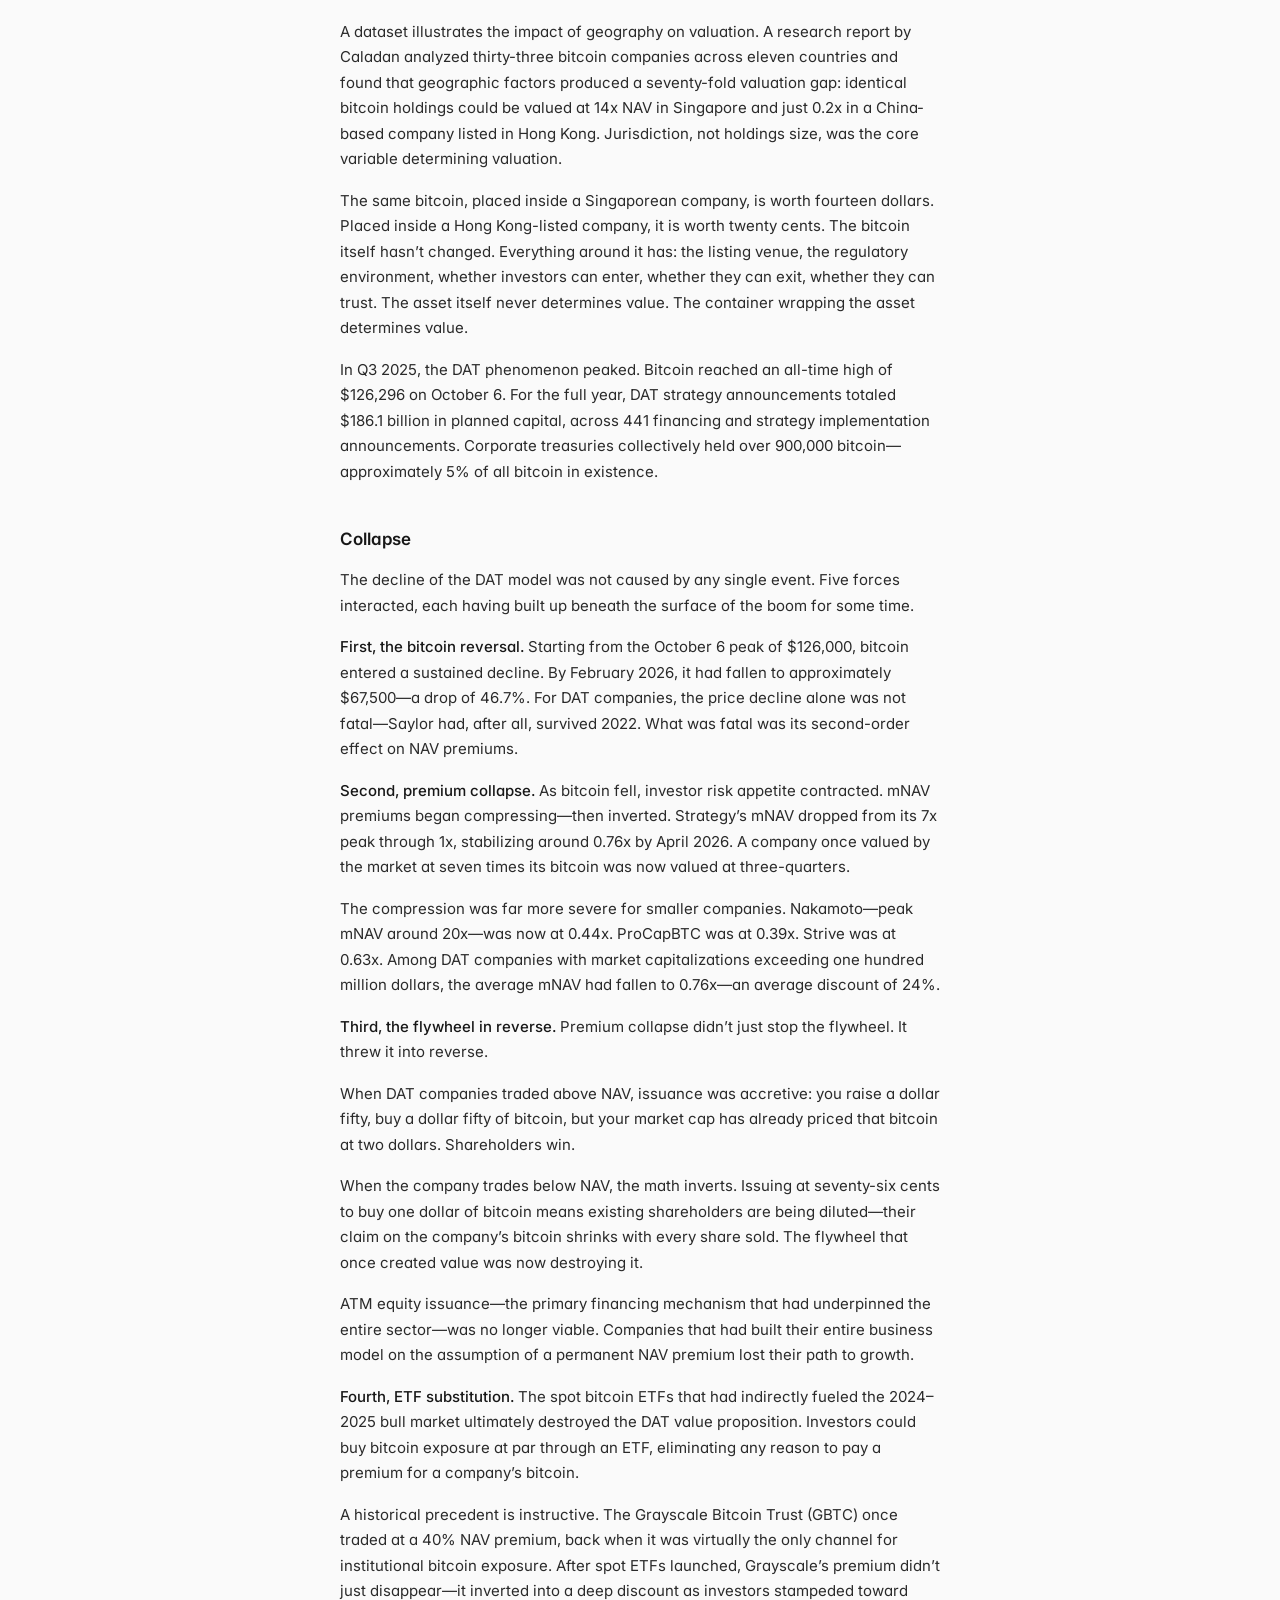
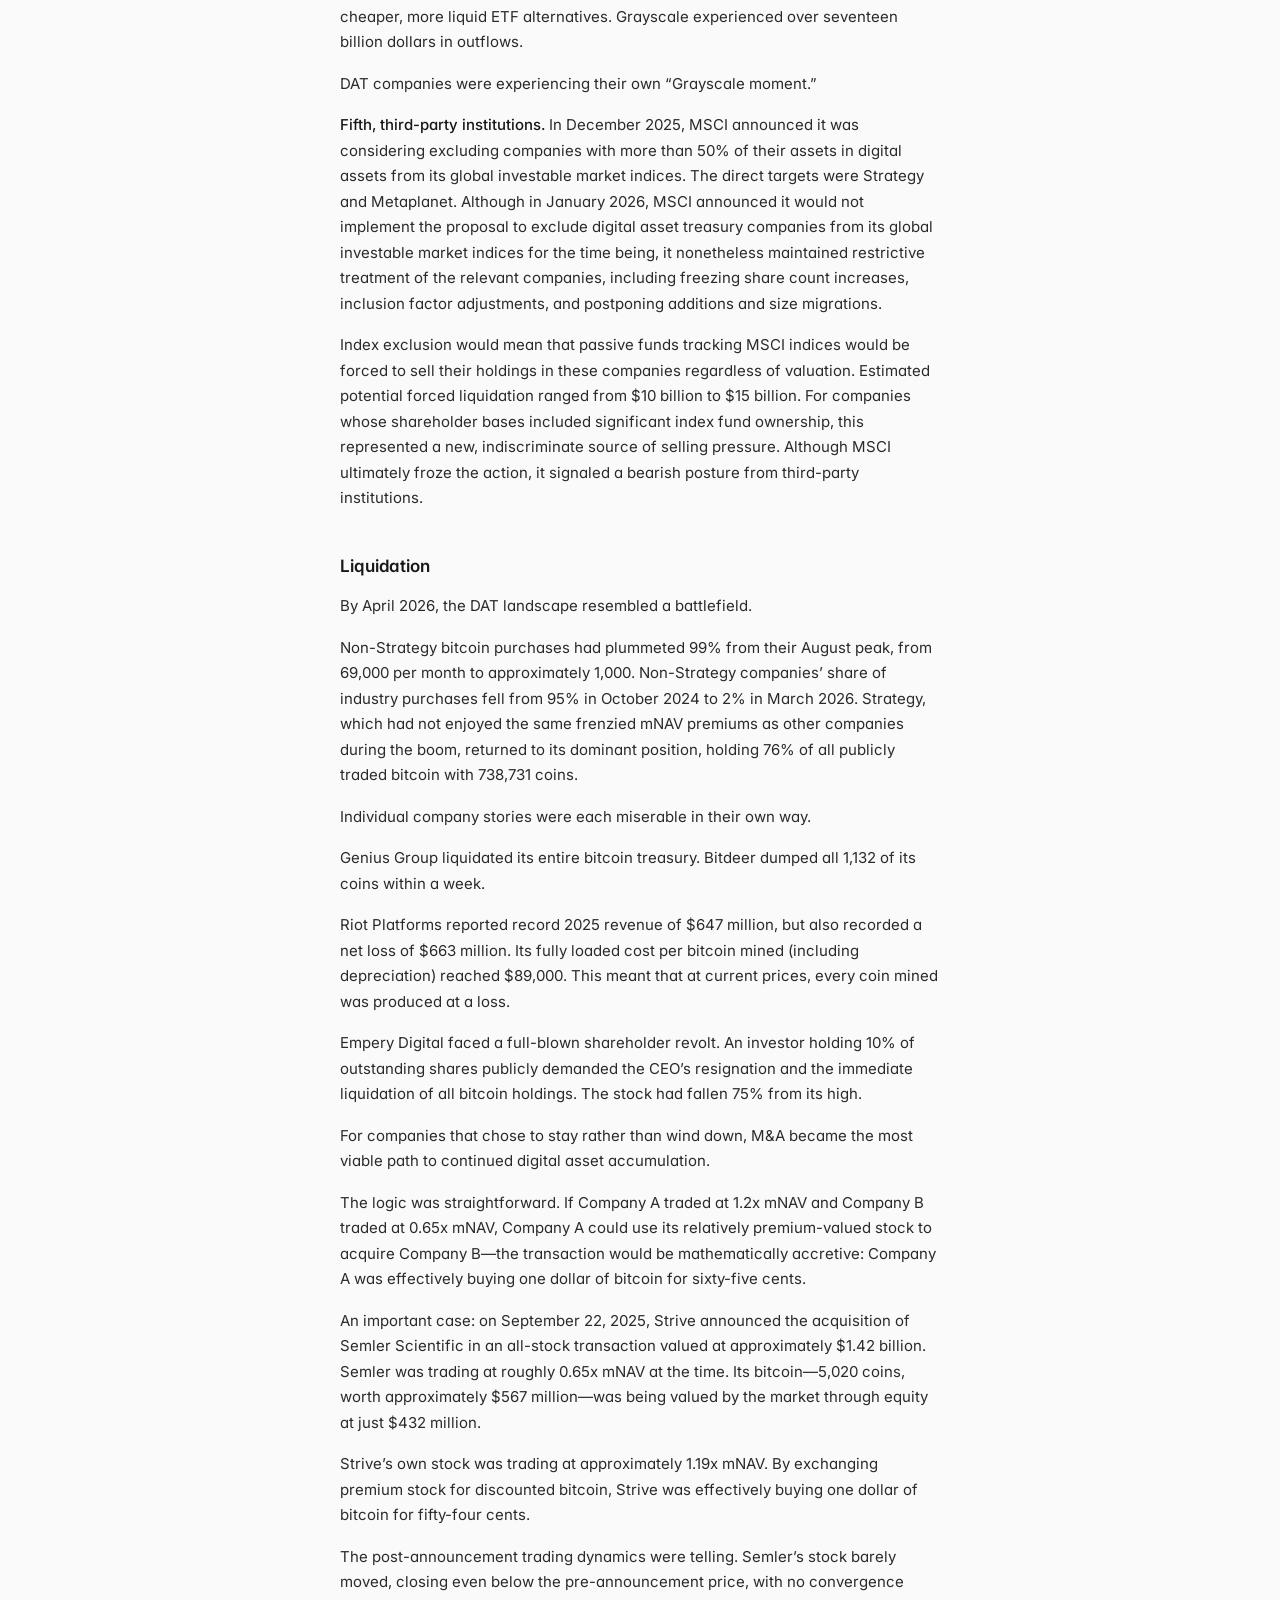
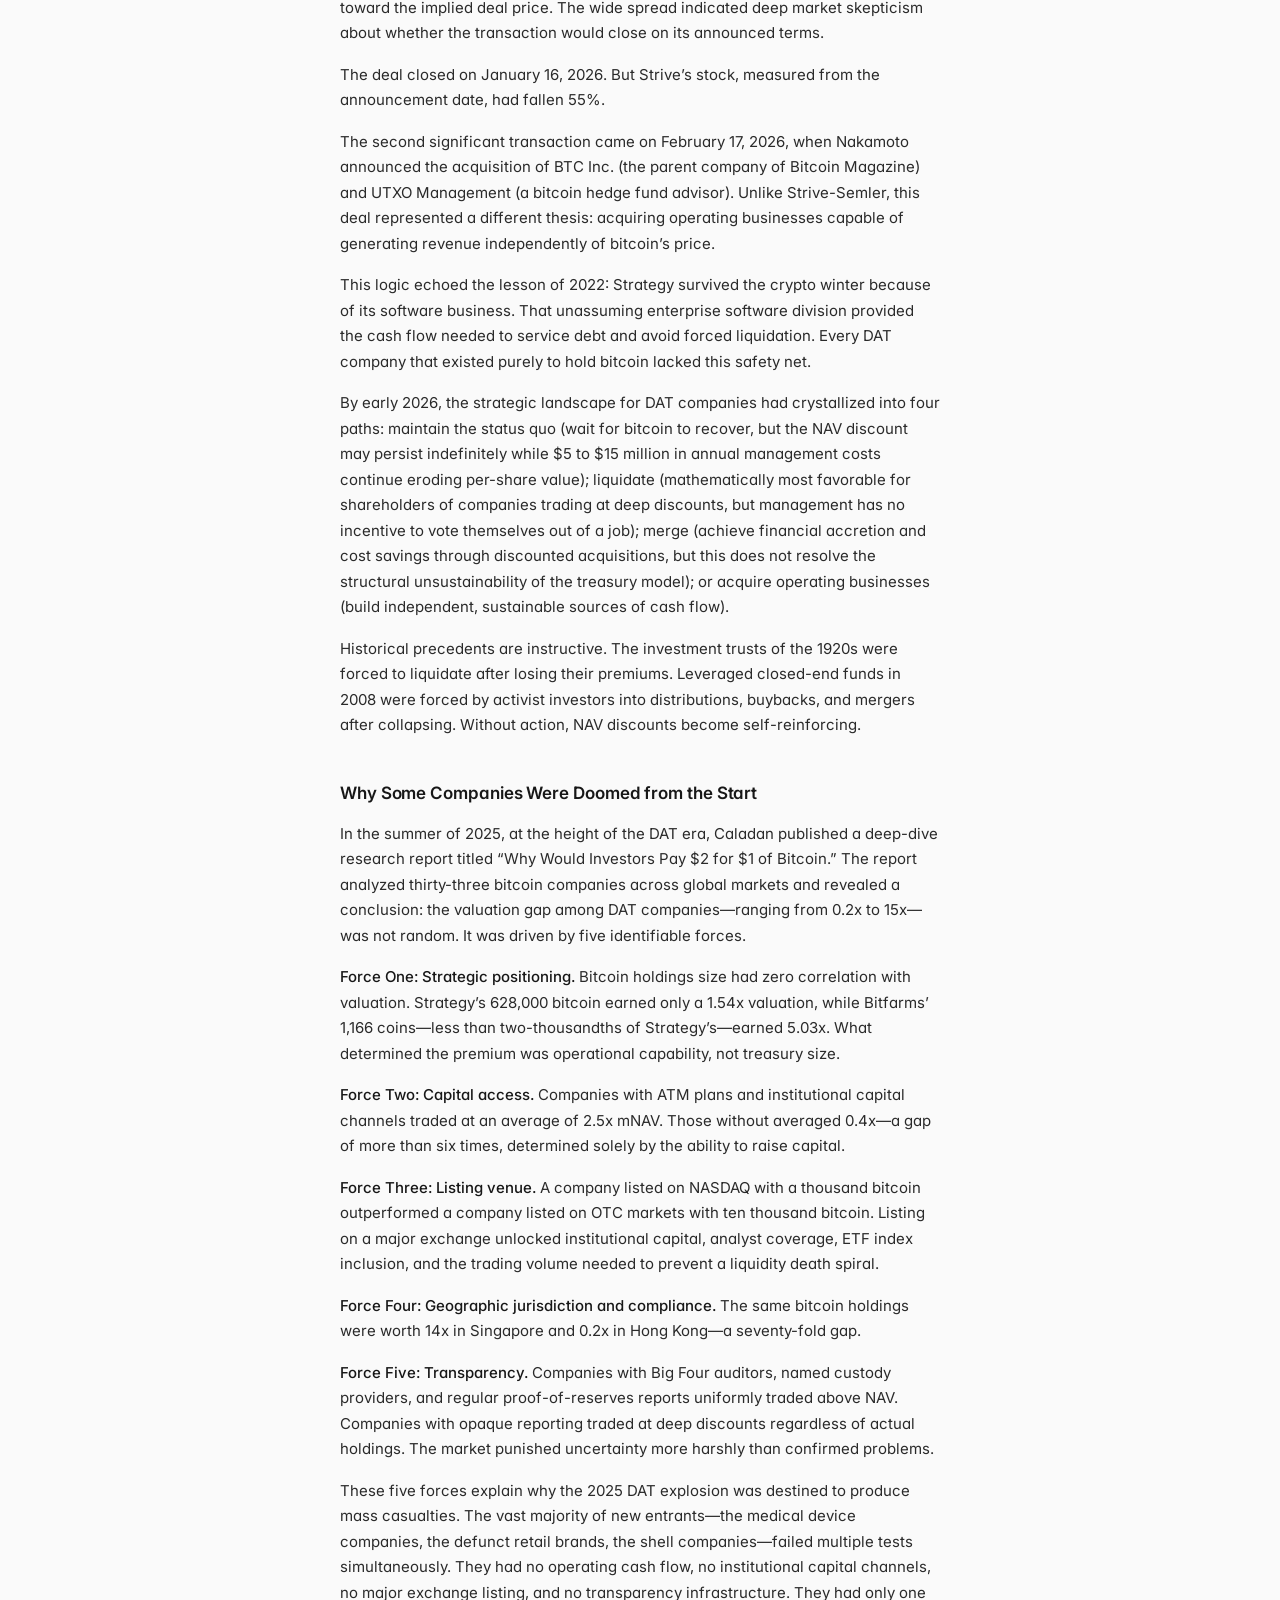
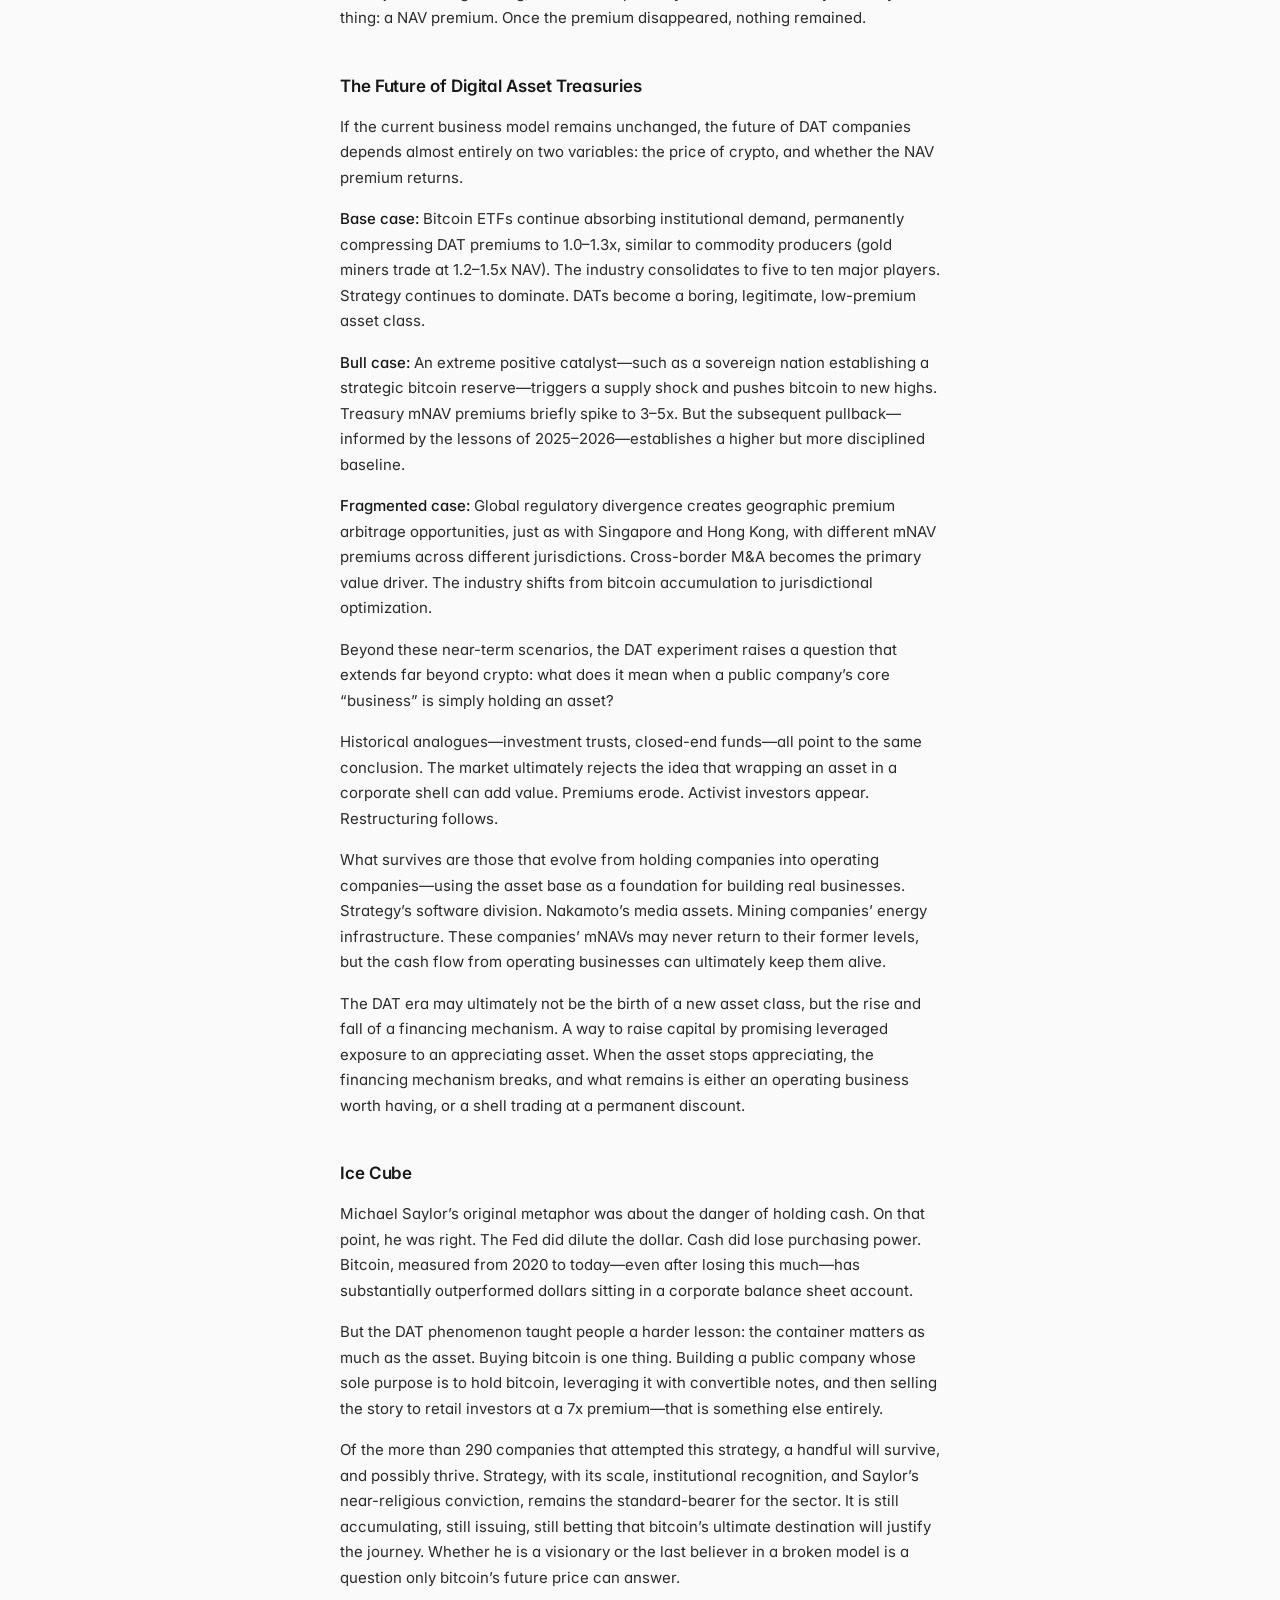
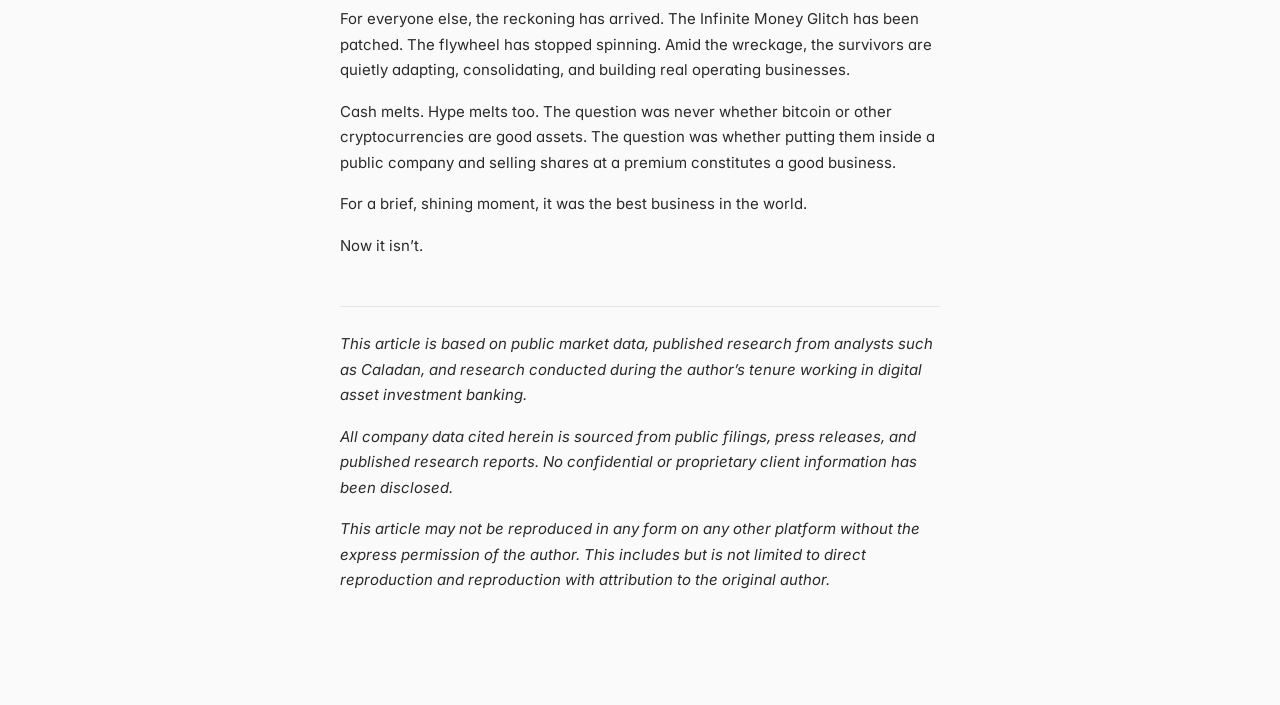
<file: writing/dat-rise-and-fall/index.html>
<!DOCTYPE html>
<html lang="en">
<head>
<meta charset="UTF-8">
<meta name="viewport" content="width=device-width, initial-scale=1.0">
<title>The Rise and Fall of Digital Asset Treasury Companies — Dong Yang</title>
<meta name="description" content="A retrospective on the DAT phenomenon and where it goes from here.">

<!-- Google tag (gtag.js) -->
<script async src="https://www.googletagmanager.com/gtag/js?id=G-03P32V69M8"></script>
<script>
  window.dataLayer = window.dataLayer || [];
  function gtag(){dataLayer.push(arguments);}
  gtag('js', new Date());

  gtag('config', 'G-03P32V69M8');
</script>
<!-- End Google tag -->

<link rel="preconnect" href="https://fonts.googleapis.com">
<link rel="preconnect" href="https://fonts.gstatic.com" crossorigin>
<link href="https://fonts.googleapis.com/css2?family=Inter:ital,wght@0,400;0,500;0,600;1,400&display=swap" rel="stylesheet">
<link rel="stylesheet" href="../../style.css?v=14">
<link rel="stylesheet" href="../reader.css?v=4">
</head>
<body>
<main class="reader">

<nav class="reader-back">
  <a href="../../">← Dong Yang</a>
</nav>

<article>

<h1>The Rise and Fall of Digital Asset Treasury Companies</h1>

<h2>Buying a Dollar for Fifty Cents</h2>

<p>In March 2026, a company called Genius Group sold its last 84 bitcoin. On the 8-K filed to announce a material market update, it stated that the decision to liquidate its bitcoin holdings was due to &ldquo;force majeure in debt structure.&rdquo; Strip away the elegant language, and the facts are simple: the company owed eight and a half million dollars, and selling bitcoin was the only way to pay it back.</p>

<p>Eighteen months earlier, the company had announced its bitcoin treasury strategy. The playbook can be summarized as: buy bitcoin, watch the stock price rise, issue new shares at elevated prices, use the proceeds to buy more bitcoin, and repeat. CoinDesk once called this model the Infinite Money Glitch. But clearly, the model did not produce good results for Genius Group.</p>

<p>Genius Group&rsquo;s original business was education technology. A decent narrative, though not as sexy as the more aggressive ones. Under its core business, it would have continued generating stable cash flows, producing returns for investors, and growing steadily. Clearly, the outcome was not what stakeholders had in mind. Faced with such a dismal ending, one cannot help but ask: how did a small company end up going all-in on bitcoin and arriving at this point?</p>

<p>Genius Group&rsquo;s liquidation of all 440 bitcoin was far from the opening act of this desperate race. Bitdeer had already bolted, dumping 1,132 bitcoin within weeks. Riot Platforms sold 3,778 to cover losses. Empery Digital&rsquo;s shareholders openly revolted&mdash;an activist investor holding 10% wrote a public letter demanding the CEO&rsquo;s resignation and the immediate sale of all crypto assets. The stock had already fallen 75% from its peak.</p>

<p>In August 2025, non-Strategy companies collectively purchased 69,000 bitcoin in a single month. By early 2026, that number had plummeted to fewer than a thousand per month. The number of active buyers dropped by 76%. Among digital asset treasury companies with market capitalizations above one hundred million dollars, roughly 90% were trading below the liquidation value of their crypto holdings.</p>

<p>From an accounting perspective, this is profoundly absurd. In theory, investors could band together, buy out the company, force a liquidation, settle the debts, and pocket the spread.</p>

<p>The author positions this article as a cautionary tale. A group of frenzied participants joined a sentiment-driven gambling game, succeeded because of sentiment, and collapsed because of sentiment. A narrative invented by one contrarian CEO spawned over 290 public company imitators, attracted $186.1 billion in announced capital commitments within a year, produced some of the fastest and most violent rallies in capital markets history, and then collapsed so thoroughly that most participants in the game were left to answer a fundamental question: why do we still exist?</p>

<h2>Heretic</h2>

<p>All of this begins in 2020.</p>

<p>Saylor was the CEO of MicroStrategy, a Business Intelligence company that had been public since 1998. The company was profitable but not exciting&mdash;a slow-growth enterprise software business that generated steady cash flows, with cash piling up on the balance sheet or being returned to shareholders. By mid-2020, MicroStrategy was sitting on approximately five hundred million dollars in cash and short-term investments. Saylor was growing increasingly alarmed at what that cash was actually worth.</p>

<p>On March 3, 2020, the U.S. Federal Reserve announced an emergency rate cut of 50 basis points. On March 15, a second emergency cut brought rates to 0%&ndash;0.25%&mdash;the most aggressive balance sheet expansion in the history of the Federal Reserve. In the months that followed, to counteract the catastrophic employment contraction and economic downturn brought on by COVID-19, the Fed&rsquo;s balance sheet ballooned from $4.2 trillion to over seven trillion, nearly doubling. Rates were held at zero; M2 money supply grew at double-digit rates. Saylor looked at these numbers and reached a radical conclusion: for a company, holding cash is the most dangerous thing you can do.</p>

<p>&ldquo;We had five hundred million in cash,&rdquo; Saylor later explained. &ldquo;The yield on it was zero. Meanwhile, the dollar was depreciating at 15% a year. We were losing seventy-five million a year just sitting there.&rdquo; He said holding cash&mdash;fiat currency&mdash;was like holding an ice cube in the sun. You can watch it melt, or you can do something about it.</p>

<p>If you know what you&rsquo;re holding is melting, of course you&rsquo;ll want to drop it. The question is what you pick up instead.</p>

<p>On August 11, 2020, MicroStrategy announced it had purchased 21,454 bitcoin for two hundred and fifty million dollars, at an average price of approximately $11,654 per coin. The company&rsquo;s statement designated bitcoin as its &ldquo;Main Treasury Asset.&rdquo;</p>

<p>From the perspective of the time, this was already an absurd moment worthy of the history books. A mid-cap software company had just converted half its treasury into the world&rsquo;s most volatile asset. On the earnings call, its CEO called this &ldquo;prudent risk management.&rdquo;</p>

<p>Traditional finance scoffed. Bitcoin believers cheered. Most people didn&rsquo;t know what to make of it.</p>

<p>Saylor did not stop after converting the cash on the balance sheet into bitcoin. He continued buying using financing instruments. By December 2020, MicroStrategy held over 70,000 bitcoin. Saylor began issuing convertible notes specifically to fund further bitcoin purchases.</p>

<p>Few followed early on. Stone Ridge Holdings said it held over 10,000 bitcoin. Jack Dorsey&rsquo;s Square invested fifty million dollars. These moves were trivial compared to Saylor&rsquo;s all-in bet.</p>

<p>The story continued.</p>

<h2>Coronation</h2>

<p>On February 8, 2021, Tesla filed documents with the SEC disclosing that it had purchased $1.5 billion in bitcoin&mdash;approximately 43,200 coins. By then, Musk had already become the internet&rsquo;s main character, a master of hype, but his entry still felt pivotal. Setting aside Musk&rsquo;s personal commentary, Tesla was the most valuable automaker on earth, led by the world&rsquo;s richest person, and it still carried significant influence in both investment markets and public discourse. Tesla&rsquo;s board of directors signed off on the bitcoin treasury allocation, and the floodgates opened.</p>

<p>Bitcoin broke $44,000 within hours of the announcement. Tesla&rsquo;s stock rose in tandem. Tesla&rsquo;s leadership and success became a banner. In the spring and summer of 2021, followers poured in like a tide. By the time bitcoin hit its then-all-time high of $69,000 in November, MicroStrategy&rsquo;s stock had risen roughly fourfold from its pre-bitcoin-purchase level. Saylor became a celebrity in both the crypto and traditional finance circles. Approximately one hundred public companies held cryptocurrency on their balance sheets.</p>

<aside class="reader-callout">
  <p>To understand the rest of the story, a brief explanation of how the DAT (Digital Asset Treasury) narrative works is necessary. The DAT model can be summarized in several steps.<br>1. The company uses existing cash or new financing to purchase bitcoin or other cryptocurrencies.<br>2. Because the company offers leveraged bitcoin exposure through publicly traded equity (retail investors can purchase shares in ordinary brokerage accounts, 401(k)s, and IRAs), the stock trades at a premium to the underlying bitcoin value. This premium is measured using a metric called mNAV.<br>3. Issue more stock. Because the stock trades above NAV, the company can issue new shares (typically through an At-the-Market or ATM program), raising capital at a premium.<br>4. Buy more bitcoin. Proceeds from the issuance are used to purchase additional bitcoin. Because the capital was raised at a premium, this purchase is &ldquo;accretive&rdquo;&mdash;it increases the amount of bitcoin held per share.<br>5. Repeat. The increase in bitcoin per share attracts more investors, maintaining or expanding the premium, enabling further issuance and further purchases.<br>Unlike bitcoin ETFs, public companies can issue debt (convertible notes, senior secured notes, preferred stock) on top of equity. This creates layers of leverage that a passive fund can never replicate. A savvy DAT can offer investors bitcoin exposure plus leverage plus yield&mdash;a combination no other instrument in finance can deliver. The entire mechanism has one obvious precondition. It only works when the stock trades above NAV. The moment the premium disappears, the flywheel stalls&mdash;or reverses.</p>
</aside>

<h2>Intermission</h2>

<p>In May 2022, TerraUST&mdash;a stablecoin based on an algorithmic mint/burn mechanism&mdash;imploded, kicking off the 2022 crypto winter. Within five weeks, over one trillion dollars in crypto market value was wiped out. Bitcoin fell from $48,000 below $29,000, then continued sliding. By November, with the collapse of FTX&mdash;one of the largest crypto exchanges at the time&mdash;bitcoin bottomed out at approximately $16,630, a 76% decline from its all-time high.</p>

<p>At the nadir, roughly 77% of bitcoin treasury companies were underwater. More than fifteen crypto-related companies either ceased operations entirely or entered bankruptcy proceedings.</p>

<p>MicroStrategy&rsquo;s stock plummeted. At the worst point, the company&rsquo;s mNAV compressed to approximately 0.7x. Saylor, hailed as a genius twelve months earlier, was now called a reckless gambler. He stepped down as CEO that August (remaining as Executive Chairman), a move widely interpreted as a concession to critics.</p>

<p>But 2022 left behind one detail that later imitators fatally underestimated.</p>

<p>MicroStrategy did not actually reduce its bitcoin holdings by a single coin. Despite the staggering losses, despite media reports that the company was on the verge of a margin call, Saylor simply would not sell. The only sale was 704 bitcoin in December 2022, executed to exploit the fact that crypto assets are exempt from wash sale rules, enabling a tax loss harvest&mdash;two days later, the company repurchased 810, more than it had sold. The company&rsquo;s software business generated approximately $500 million in annual revenue, providing just enough cash flow to service debt and maintain operations. This inconspicuous operational backstop prevented a forced liquidation&mdash;something many later imitators failed to replicate.</p>

<p>The importance of operating cash flow would become the central thread in understanding why Strategy survived while so many imitators died.</p>

<p>The crypto narrative wave later gave way to generative AI, which emerged in 2022, and the recovery proceeded quietly, attracting less attention than before. The pace accelerated sharply with the arrival of two catalysts.</p>

<p>The first came in January 2024, when the U.S. Securities and Exchange Commission approved the first spot bitcoin ETFs. Many described it as a watershed. For years, large institutional investors&mdash;pension funds, endowments, sovereign wealth funds, insurance companies&mdash;had been unable or unwilling to invest directly in bitcoin. Custody was complex, regulatory uncertainty was high, and many institutions&rsquo; investment charters explicitly prohibited holding crypto assets. This kept crypto the domain of a fragmented minority of capital; spot bitcoin ETFs changed all of that overnight. Investors could now gain bitcoin exposure through a familiar, regulated, SEC-approved wrapper.</p>

<p>Capital flowed in faster than anyone anticipated. BlackRock&rsquo;s iShares Bitcoin Trust became the fastest-growing ETF in market history, reaching over fifty billion dollars in assets under management within a year. Institutional capital inflows accelerated by roughly fourfold.</p>

<p>The bitcoin halving in April 2024 pushed the market further into frenzy. Institutional demand poured in through ETFs and corporate treasuries while new supply was cut in half. Supply-demand dynamics turned extremely bullish.</p>

<p>By the end of 2024, digital asset treasury companies were accumulating bitcoin at 2.8 times the rate of new mining output. MicroStrategy alone purchased 257,000 bitcoin that year. Saylor, mocked in 2022, was now deified again, compared to Buffett; the stock price soared, rising more than fourfold from its 2022 lows.</p>

<h2>&ldquo;Infinite Money Glitch&rdquo;</h2>

<p>In early December 2024, bitcoin surpassed $100,000 for the first time.</p>

<p>MicroStrategy (which later rebranded to &ldquo;Strategy&rdquo;) saw its mNAV premium expand rapidly. By mid-2025, Strategy&rsquo;s mNAV briefly reached 7x. Investors were paying seven dollars for every one dollar of bitcoin held by Strategy.</p>

<p>What this means: you have one dollar of bitcoin, put it inside the Strategy shell, and the shell becomes worth seven dollars. The extra six dollars are faith, leverage, and the market&rsquo;s belief that &ldquo;this company will forever be able to raise capital at a premium.&rdquo; One might also say the extra six dollars are air.</p>

<p>If Strategy can issue stock at 7x NAV, use the proceeds to buy bitcoin, the accretion to remaining shareholders is enormous. If Strategy can do it, anyone can.</p>

<p>A gold rush called the digital asset treasury strategy began.</p>

<p>By Q1 2025, twenty companies had announced the adoption of a digital asset treasury strategy and related financing. In Q2 2025, the number of announcements related to planned digital asset treasury financing surged to 108. By Q3, there were 217 announcements in a single quarter, representing $91.1 billion in planned capital deployment. By the end of Q3 2025, the total number of public companies that had announced a digital asset treasury strategy exceeded 130, nearly doubling from roughly 70 at the start of the year. By year-end, the count exceeded 290.</p>

<p>The range of entrants spanned from reasonable to absurd. There were legitimate fintech companies making strategic pivots. There were bitcoin mining companies adding treasury holdings on top of operations. But there were also medical device companies, defunct retail brands, shell companies, and entities with no discernible business beyond a press release announcing their intention to buy bitcoin.</p>

<p>The pattern was consistent. A company&mdash;often one with a languishing stock price, no growth prospects, and shrinking cash flows&mdash;would announce a &ldquo;digital asset treasury strategy.&rdquo; The stock would immediately spike. The company would file an ATM (At-the-Market) plan with the SEC, allowing it to sell shares into the elevated market. Proceeds would be used to buy bitcoin. Press releases would trumpet the accretion in bitcoin per share. The stock would keep rising. More shares would be sold. More bitcoin would be purchased. Digital asset treasuries were no longer limited to bitcoin. Ethereum, Solana, and even various meme coins were folded in, joining the frenzy.</p>

<p>The mania was not confined to the United States. A company called Metaplanet became Japan&rsquo;s preeminent bitcoin treasury vehicle, dubbed by the market as &ldquo;Asia&rsquo;s MicroStrategy.&rdquo; Its mNAV reached 3.84 at peak, nearly four times the value of its bitcoin holdings. Part of the premium derived from &ldquo;geographic scarcity&rdquo;: for Japanese institutional investors seeking compliant, regulated bitcoin exposure acquired through domestic equity, options were few.</p>

<p>A dataset illustrates the impact of geography on valuation. A research report by Caladan analyzed thirty-three bitcoin companies across eleven countries and found that geographic factors produced a seventy-fold valuation gap: identical bitcoin holdings could be valued at 14x NAV in Singapore and just 0.2x in a China-based company listed in Hong Kong. Jurisdiction, not holdings size, was the core variable determining valuation.</p>

<p>The same bitcoin, placed inside a Singaporean company, is worth fourteen dollars. Placed inside a Hong Kong-listed company, it is worth twenty cents. The bitcoin itself hasn&rsquo;t changed. Everything around it has: the listing venue, the regulatory environment, whether investors can enter, whether they can exit, whether they can trust. The asset itself never determines value. The container wrapping the asset determines value.</p>

<p>In Q3 2025, the DAT phenomenon peaked. Bitcoin reached an all-time high of $126,296 on October 6. For the full year, DAT strategy announcements totaled $186.1 billion in planned capital, across 441 financing and strategy implementation announcements. Corporate treasuries collectively held over 900,000 bitcoin&mdash;approximately 5% of all bitcoin in existence.</p>

<h2>Collapse</h2>

<p>The decline of the DAT model was not caused by any single event. Five forces interacted, each having built up beneath the surface of the boom for some time.</p>

<p><strong>First, the bitcoin reversal.</strong> Starting from the October 6 peak of $126,000, bitcoin entered a sustained decline. By February 2026, it had fallen to approximately $67,500&mdash;a drop of 46.7%. For DAT companies, the price decline alone was not fatal&mdash;Saylor had, after all, survived 2022. What was fatal was its second-order effect on NAV premiums.</p>

<p><strong>Second, premium collapse.</strong> As bitcoin fell, investor risk appetite contracted. mNAV premiums began compressing&mdash;then inverted. Strategy&rsquo;s mNAV dropped from its 7x peak through 1x, stabilizing around 0.76x by April 2026. A company once valued by the market at seven times its bitcoin was now valued at three-quarters.</p>

<p>The compression was far more severe for smaller companies. Nakamoto&mdash;peak mNAV around 20x&mdash;was now at 0.44x. ProCapBTC was at 0.39x. Strive was at 0.63x. Among DAT companies with market capitalizations exceeding one hundred million dollars, the average mNAV had fallen to 0.76x&mdash;an average discount of 24%.</p>

<p><strong>Third, the flywheel in reverse.</strong> Premium collapse didn&rsquo;t just stop the flywheel. It threw it into reverse.</p>

<p>When DAT companies traded above NAV, issuance was accretive: you raise a dollar fifty, buy a dollar fifty of bitcoin, but your market cap has already priced that bitcoin at two dollars. Shareholders win.</p>

<p>When the company trades below NAV, the math inverts. Issuing at seventy-six cents to buy one dollar of bitcoin means existing shareholders are being diluted&mdash;their claim on the company&rsquo;s bitcoin shrinks with every share sold. The flywheel that once created value was now destroying it.</p>

<p>ATM equity issuance&mdash;the primary financing mechanism that had underpinned the entire sector&mdash;was no longer viable. Companies that had built their entire business model on the assumption of a permanent NAV premium lost their path to growth.</p>

<p><strong>Fourth, ETF substitution.</strong> The spot bitcoin ETFs that had indirectly fueled the 2024&ndash;2025 bull market ultimately destroyed the DAT value proposition. Investors could buy bitcoin exposure at par through an ETF, eliminating any reason to pay a premium for a company&rsquo;s bitcoin.</p>

<p>A historical precedent is instructive. The Grayscale Bitcoin Trust (GBTC) once traded at a 40% NAV premium, back when it was virtually the only channel for institutional bitcoin exposure. After spot ETFs launched, Grayscale&rsquo;s premium didn&rsquo;t just disappear&mdash;it inverted into a deep discount as investors stampeded toward cheaper, more liquid ETF alternatives. Grayscale experienced over seventeen billion dollars in outflows.</p>

<p>DAT companies were experiencing their own &ldquo;Grayscale moment.&rdquo;</p>

<p><strong>Fifth, third-party institutions.</strong> In December 2025, MSCI announced it was considering excluding companies with more than 50% of their assets in digital assets from its global investable market indices. The direct targets were Strategy and Metaplanet. Although in January 2026, MSCI announced it would not implement the proposal to exclude digital asset treasury companies from its global investable market indices for the time being, it nonetheless maintained restrictive treatment of the relevant companies, including freezing share count increases, inclusion factor adjustments, and postponing additions and size migrations.</p>

<p>Index exclusion would mean that passive funds tracking MSCI indices would be forced to sell their holdings in these companies regardless of valuation. Estimated potential forced liquidation ranged from $10 billion to $15 billion. For companies whose shareholder bases included significant index fund ownership, this represented a new, indiscriminate source of selling pressure. Although MSCI ultimately froze the action, it signaled a bearish posture from third-party institutions.</p>

<h2>Liquidation</h2>

<p>By April 2026, the DAT landscape resembled a battlefield.</p>

<p>Non-Strategy bitcoin purchases had plummeted 99% from their August peak, from 69,000 per month to approximately 1,000. Non-Strategy companies&rsquo; share of industry purchases fell from 95% in October 2024 to 2% in March 2026. Strategy, which had not enjoyed the same frenzied mNAV premiums as other companies during the boom, returned to its dominant position, holding 76% of all publicly traded bitcoin with 738,731 coins.</p>

<p>Individual company stories were each miserable in their own way.</p>

<p>Genius Group liquidated its entire bitcoin treasury. Bitdeer dumped all 1,132 of its coins within a week.</p>

<p>Riot Platforms reported record 2025 revenue of $647 million, but also recorded a net loss of $663 million. Its fully loaded cost per bitcoin mined (including depreciation) reached $89,000. This meant that at current prices, every coin mined was produced at a loss.</p>

<p>Empery Digital faced a full-blown shareholder revolt. An investor holding 10% of outstanding shares publicly demanded the CEO&rsquo;s resignation and the immediate liquidation of all bitcoin holdings. The stock had fallen 75% from its high.</p>

<p>For companies that chose to stay rather than wind down, M&amp;A became the most viable path to continued digital asset accumulation.</p>

<p>The logic was straightforward. If Company A traded at 1.2x mNAV and Company B traded at 0.65x mNAV, Company A could use its relatively premium-valued stock to acquire Company B&mdash;the transaction would be mathematically accretive: Company A was effectively buying one dollar of bitcoin for sixty-five cents.</p>

<p>An important case: on September 22, 2025, Strive announced the acquisition of Semler Scientific in an all-stock transaction valued at approximately $1.42 billion. Semler was trading at roughly 0.65x mNAV at the time. Its bitcoin&mdash;5,020 coins, worth approximately $567 million&mdash;was being valued by the market through equity at just $432 million.</p>

<p>Strive&rsquo;s own stock was trading at approximately 1.19x mNAV. By exchanging premium stock for discounted bitcoin, Strive was effectively buying one dollar of bitcoin for fifty-four cents.</p>

<p>The post-announcement trading dynamics were telling. Semler&rsquo;s stock barely moved, closing even below the pre-announcement price, with no convergence toward the implied deal price. The wide spread indicated deep market skepticism about whether the transaction would close on its announced terms.</p>

<p>The deal closed on January 16, 2026. But Strive&rsquo;s stock, measured from the announcement date, had fallen 55%.</p>

<p>The second significant transaction came on February 17, 2026, when Nakamoto announced the acquisition of BTC Inc. (the parent company of Bitcoin Magazine) and UTXO Management (a bitcoin hedge fund advisor). Unlike Strive-Semler, this deal represented a different thesis: acquiring operating businesses capable of generating revenue independently of bitcoin&rsquo;s price.</p>

<p>This logic echoed the lesson of 2022: Strategy survived the crypto winter because of its software business. That unassuming enterprise software division provided the cash flow needed to service debt and avoid forced liquidation. Every DAT company that existed purely to hold bitcoin lacked this safety net.</p>

<p>By early 2026, the strategic landscape for DAT companies had crystallized into four paths: maintain the status quo (wait for bitcoin to recover, but the NAV discount may persist indefinitely while $5 to $15 million in annual management costs continue eroding per-share value); liquidate (mathematically most favorable for shareholders of companies trading at deep discounts, but management has no incentive to vote themselves out of a job); merge (achieve financial accretion and cost savings through discounted acquisitions, but this does not resolve the structural unsustainability of the treasury model); or acquire operating businesses (build independent, sustainable sources of cash flow).</p>

<p>Historical precedents are instructive. The investment trusts of the 1920s were forced to liquidate after losing their premiums. Leveraged closed-end funds in 2008 were forced by activist investors into distributions, buybacks, and mergers after collapsing. Without action, NAV discounts become self-reinforcing.</p>

<h2>Why Some Companies Were Doomed from the Start</h2>

<p>In the summer of 2025, at the height of the DAT era, Caladan published a deep-dive research report titled &ldquo;Why Would Investors Pay $2 for $1 of Bitcoin.&rdquo; The report analyzed thirty-three bitcoin companies across global markets and revealed a conclusion: the valuation gap among DAT companies&mdash;ranging from 0.2x to 15x&mdash;was not random. It was driven by five identifiable forces.</p>

<p><strong>Force One: Strategic positioning.</strong> Bitcoin holdings size had zero correlation with valuation. Strategy&rsquo;s 628,000 bitcoin earned only a 1.54x valuation, while Bitfarms&rsquo; 1,166 coins&mdash;less than two-thousandths of Strategy&rsquo;s&mdash;earned 5.03x. What determined the premium was operational capability, not treasury size.</p>

<p><strong>Force Two: Capital access.</strong> Companies with ATM plans and institutional capital channels traded at an average of 2.5x mNAV. Those without averaged 0.4x&mdash;a gap of more than six times, determined solely by the ability to raise capital.</p>

<p><strong>Force Three: Listing venue.</strong> A company listed on NASDAQ with a thousand bitcoin outperformed a company listed on OTC markets with ten thousand bitcoin. Listing on a major exchange unlocked institutional capital, analyst coverage, ETF index inclusion, and the trading volume needed to prevent a liquidity death spiral.</p>

<p><strong>Force Four: Geographic jurisdiction and compliance.</strong> The same bitcoin holdings were worth 14x in Singapore and 0.2x in Hong Kong&mdash;a seventy-fold gap.</p>

<p><strong>Force Five: Transparency.</strong> Companies with Big Four auditors, named custody providers, and regular proof-of-reserves reports uniformly traded above NAV. Companies with opaque reporting traded at deep discounts regardless of actual holdings. The market punished uncertainty more harshly than confirmed problems.</p>

<p>These five forces explain why the 2025 DAT explosion was destined to produce mass casualties. The vast majority of new entrants&mdash;the medical device companies, the defunct retail brands, the shell companies&mdash;failed multiple tests simultaneously. They had no operating cash flow, no institutional capital channels, no major exchange listing, and no transparency infrastructure. They had only one thing: a NAV premium. Once the premium disappeared, nothing remained.</p>

<h2>The Future of Digital Asset Treasuries</h2>

<p>If the current business model remains unchanged, the future of DAT companies depends almost entirely on two variables: the price of crypto, and whether the NAV premium returns.</p>

<p><strong>Base case:</strong> Bitcoin ETFs continue absorbing institutional demand, permanently compressing DAT premiums to 1.0&ndash;1.3x, similar to commodity producers (gold miners trade at 1.2&ndash;1.5x NAV). The industry consolidates to five to ten major players. Strategy continues to dominate. DATs become a boring, legitimate, low-premium asset class.</p>

<p><strong>Bull case:</strong> An extreme positive catalyst&mdash;such as a sovereign nation establishing a strategic bitcoin reserve&mdash;triggers a supply shock and pushes bitcoin to new highs. Treasury mNAV premiums briefly spike to 3&ndash;5x. But the subsequent pullback&mdash;informed by the lessons of 2025&ndash;2026&mdash;establishes a higher but more disciplined baseline.</p>

<p><strong>Fragmented case:</strong> Global regulatory divergence creates geographic premium arbitrage opportunities, just as with Singapore and Hong Kong, with different mNAV premiums across different jurisdictions. Cross-border M&amp;A becomes the primary value driver. The industry shifts from bitcoin accumulation to jurisdictional optimization.</p>

<p>Beyond these near-term scenarios, the DAT experiment raises a question that extends far beyond crypto: what does it mean when a public company&rsquo;s core &ldquo;business&rdquo; is simply holding an asset?</p>

<p>Historical analogues&mdash;investment trusts, closed-end funds&mdash;all point to the same conclusion. The market ultimately rejects the idea that wrapping an asset in a corporate shell can add value. Premiums erode. Activist investors appear. Restructuring follows.</p>

<p>What survives are those that evolve from holding companies into operating companies&mdash;using the asset base as a foundation for building real businesses. Strategy&rsquo;s software division. Nakamoto&rsquo;s media assets. Mining companies&rsquo; energy infrastructure. These companies&rsquo; mNAVs may never return to their former levels, but the cash flow from operating businesses can ultimately keep them alive.</p>

<p>The DAT era may ultimately not be the birth of a new asset class, but the rise and fall of a financing mechanism. A way to raise capital by promising leveraged exposure to an appreciating asset. When the asset stops appreciating, the financing mechanism breaks, and what remains is either an operating business worth having, or a shell trading at a permanent discount.</p>

<h2>Ice Cube</h2>

<p>Michael Saylor&rsquo;s original metaphor was about the danger of holding cash. On that point, he was right. The Fed did dilute the dollar. Cash did lose purchasing power. Bitcoin, measured from 2020 to today&mdash;even after losing this much&mdash;has substantially outperformed dollars sitting in a corporate balance sheet account.</p>

<p>But the DAT phenomenon taught people a harder lesson: the container matters as much as the asset. Buying bitcoin is one thing. Building a public company whose sole purpose is to hold bitcoin, leveraging it with convertible notes, and then selling the story to retail investors at a 7x premium&mdash;that is something else entirely.</p>

<p>Of the more than 290 companies that attempted this strategy, a handful will survive, and possibly thrive. Strategy, with its scale, institutional recognition, and Saylor&rsquo;s near-religious conviction, remains the standard-bearer for the sector. It is still accumulating, still issuing, still betting that bitcoin&rsquo;s ultimate destination will justify the journey. Whether he is a visionary or the last believer in a broken model is a question only bitcoin&rsquo;s future price can answer.</p>

<p>For everyone else, the reckoning has arrived. The Infinite Money Glitch has been patched. The flywheel has stopped spinning. Amid the wreckage, the survivors are quietly adapting, consolidating, and building real operating businesses.</p>

<p>Cash melts. Hype melts too. The question was never whether bitcoin or other cryptocurrencies are good assets. The question was whether putting them inside a public company and selling shares at a premium constitutes a good business.</p>

<p>For a brief, shining moment, it was the best business in the world.</p>

<p>Now it isn&rsquo;t.</p>

<footer class="reader-footer">
  <p>This article is based on public market data, published research from analysts such as Caladan, and research conducted during the author&rsquo;s tenure working in digital asset investment banking.</p>
  <p>All company data cited herein is sourced from public filings, press releases, and published research reports. No confidential or proprietary client information has been disclosed.</p>
  <p>This article may not be reproduced in any form on any other platform without the express permission of the author. This includes but is not limited to direct reproduction and reproduction with attribution to the original author.</p>
</footer>

</article>

</main>
</body>
</html>
</file>
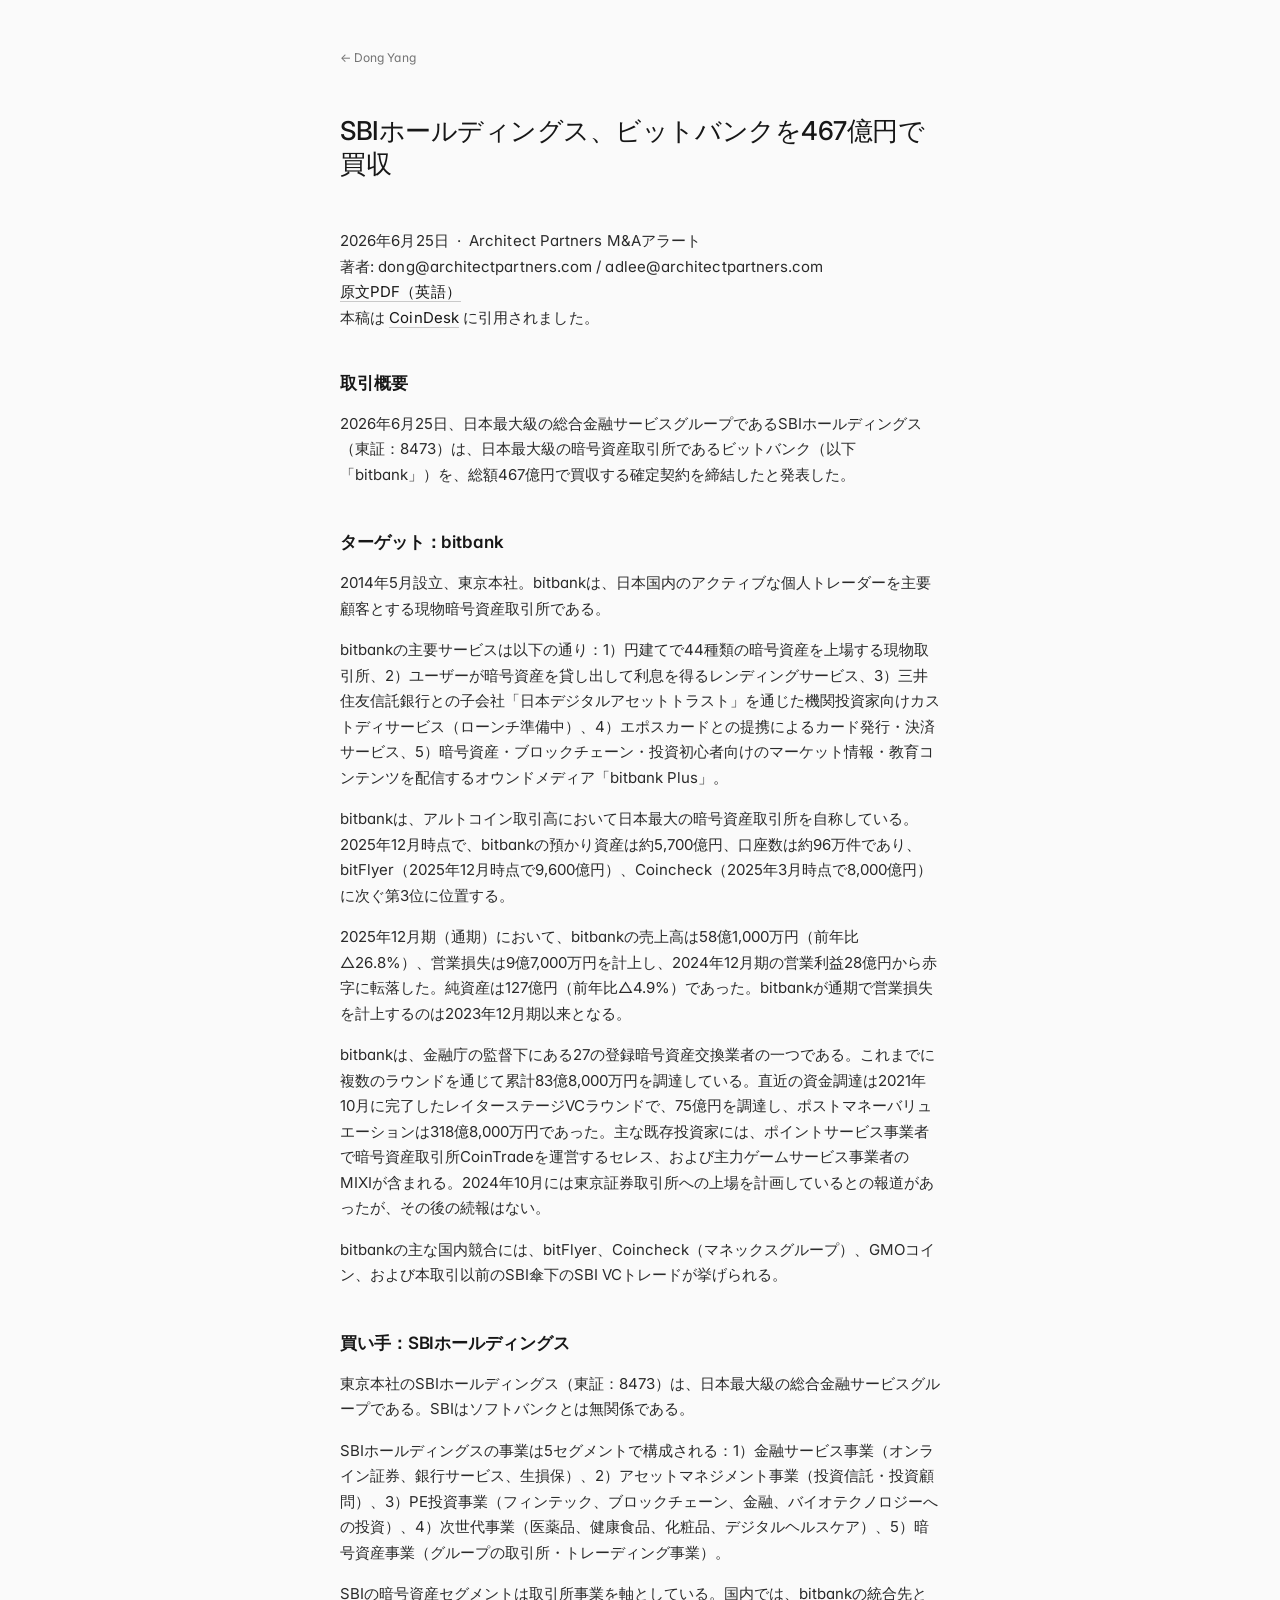
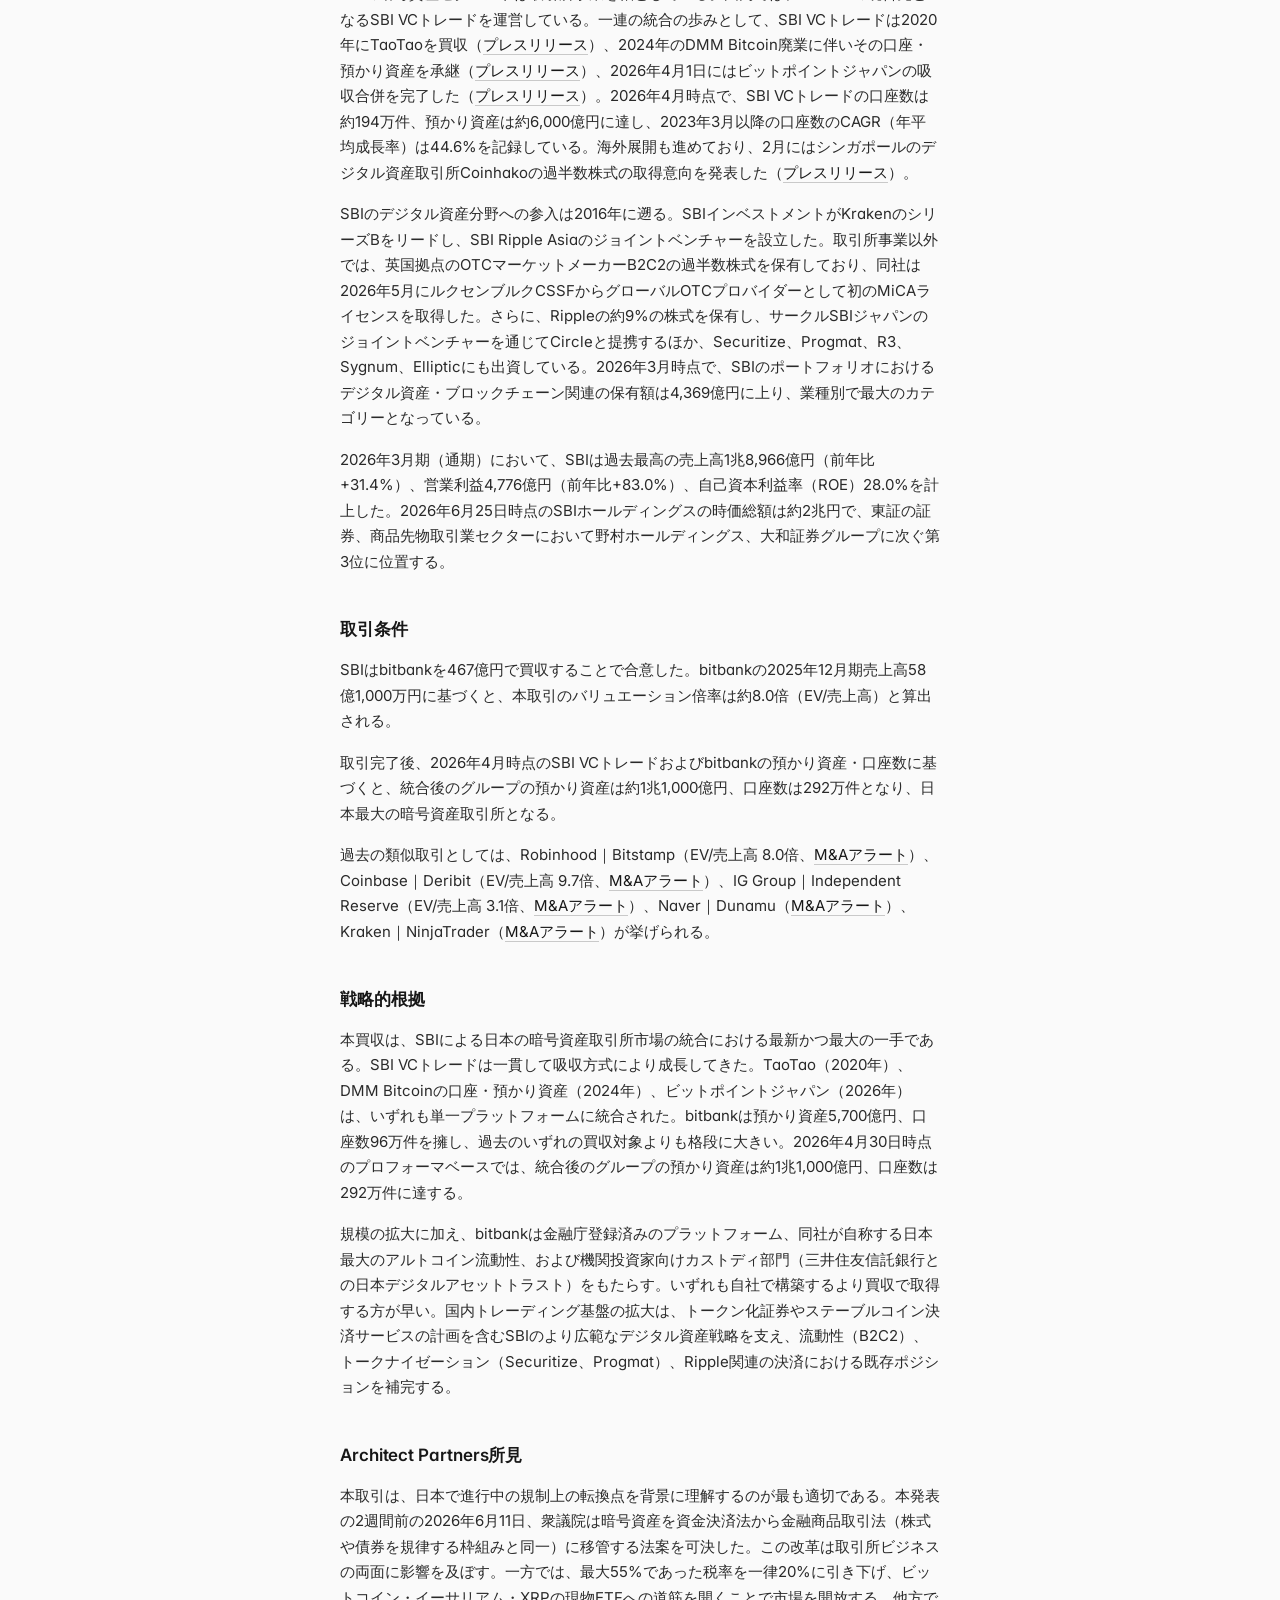
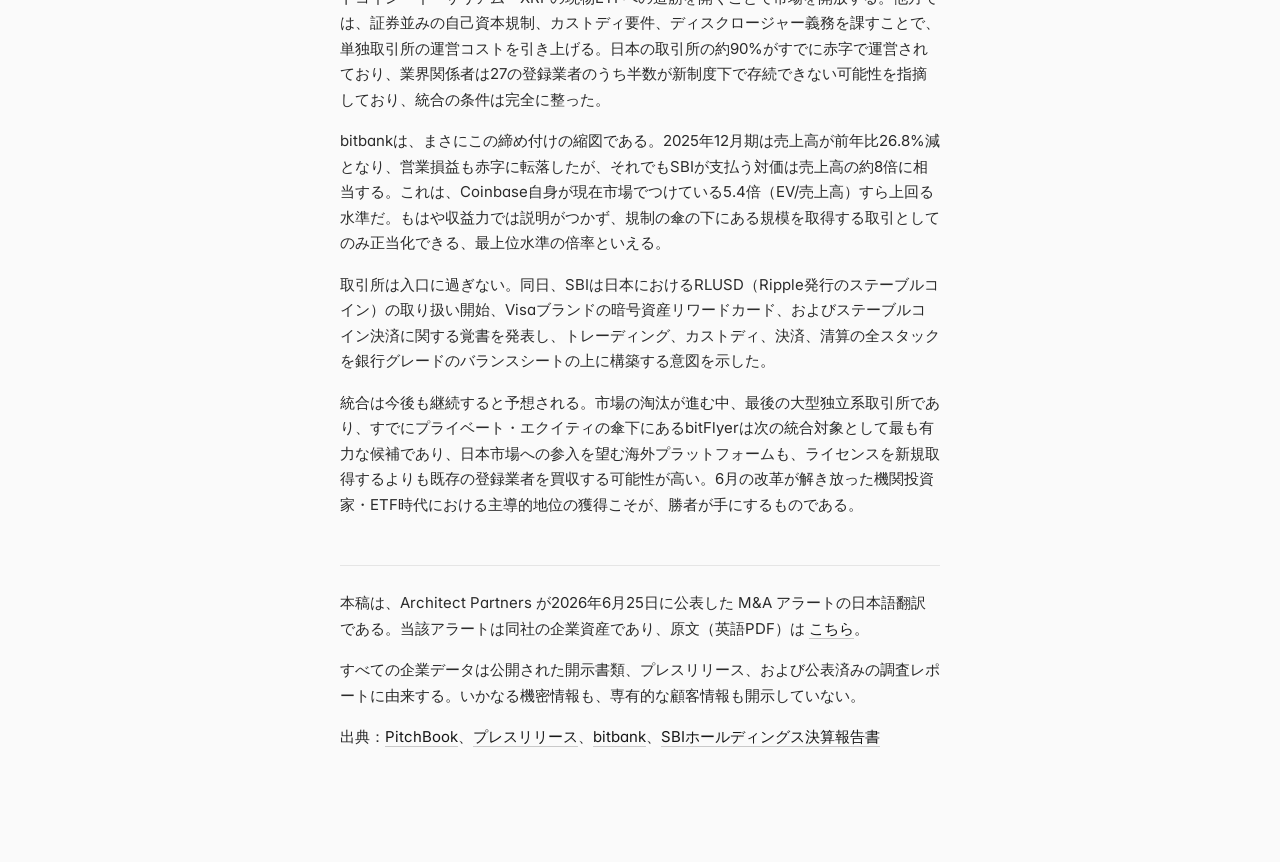
<file: writing/sbi-bitbank-ja/index.html>
<!DOCTYPE html>
<html lang="ja">
<head>
<meta charset="UTF-8">
<meta name="viewport" content="width=device-width, initial-scale=1.0">
<title>SBIホールディングス、ビットバンクを467億円で買収｜Dong Yang</title>
<meta name="description" content="SBIホールディングスによるbitbank買収のM&A分析。日本最大の暗号資産取引所統合と規制転換点。">

<!-- Google tag (gtag.js) -->
<script async src="https://www.googletagmanager.com/gtag/js?id=G-03P32V69M8"></script>
<script>
  window.dataLayer = window.dataLayer || [];
  function gtag(){dataLayer.push(arguments);}
  gtag('js', new Date());

  gtag('config', 'G-03P32V69M8');
</script>
<!-- End Google tag -->

<link rel="preconnect" href="https://fonts.googleapis.com">
<link rel="preconnect" href="https://fonts.gstatic.com" crossorigin>
<link href="https://fonts.googleapis.com/css2?family=Inter:ital,wght@0,400;0,500;0,600;1,400&display=swap" rel="stylesheet">
<link rel="stylesheet" href="../../style.css?v=19">
<link rel="stylesheet" href="../reader.css?v=4">
</head>
<body>
<main class="reader">

<nav class="reader-back">
  <a href="../../ja/">← Dong Yang</a>
</nav>

<article>

<h1>SBIホールディングス、ビットバンクを467億円で買収</h1>

<p class="reader-meta">
  2026年6月25日 &nbsp;·&nbsp; Architect Partners M&amp;Aアラート<br>
  著者: dong@architectpartners.com / adlee@architectpartners.com<br>
  <a href="https://architectpartners.com/wp-content/uploads/2026/06/bitbank-_-SBI-MA-Alert.pdf">原文PDF（英語）</a><br>
  本稿は <a href="https://www.coindesk.com/ja/business/2026/06/28/sbi-s-usd289-million-bitbank-deal-is-symptomatic-of-japan-s-crypto-consolidation-architect-partners">CoinDesk</a> に引用されました。
</p>
<br>

<h2>取引概要</h2>

<p>2026年6月25日、日本最大級の総合金融サービスグループであるSBIホールディングス（東証：8473）は、日本最大級の暗号資産取引所であるビットバンク（以下「bitbank」）を、総額467億円で買収する確定契約を締結したと発表した。</p>

<h2>ターゲット：bitbank</h2>

<p>2014年5月設立、東京本社。bitbankは、日本国内のアクティブな個人トレーダーを主要顧客とする現物暗号資産取引所である。</p>

<p>bitbankの主要サービスは以下の通り：1）円建てで44種類の暗号資産を上場する現物取引所、2）ユーザーが暗号資産を貸し出して利息を得るレンディングサービス、3）三井住友信託銀行との子会社「日本デジタルアセットトラスト」を通じた機関投資家向けカストディサービス（ローンチ準備中）、4）エポスカードとの提携によるカード発行・決済サービス、5）暗号資産・ブロックチェーン・投資初心者向けのマーケット情報・教育コンテンツを配信するオウンドメディア「bitbank Plus」。</p>

<p>bitbankは、アルトコイン取引高において日本最大の暗号資産取引所を自称している。2025年12月時点で、bitbankの預かり資産は約5,700億円、口座数は約96万件であり、bitFlyer（2025年12月時点で9,600億円）、Coincheck（2025年3月時点で8,000億円）に次ぐ第3位に位置する。</p>

<p>2025年12月期（通期）において、bitbankの売上高は58億1,000万円（前年比△26.8%）、営業損失は9億7,000万円を計上し、2024年12月期の営業利益28億円から赤字に転落した。純資産は127億円（前年比△4.9%）であった。bitbankが通期で営業損失を計上するのは2023年12月期以来となる。</p>

<p>bitbankは、金融庁の監督下にある27の登録暗号資産交換業者の一つである。これまでに複数のラウンドを通じて累計83億8,000万円を調達している。直近の資金調達は2021年10月に完了したレイターステージVCラウンドで、75億円を調達し、ポストマネーバリュエーションは318億8,000万円であった。主な既存投資家には、ポイントサービス事業者で暗号資産取引所CoinTradeを運営するセレス、および主力ゲームサービス事業者のMIXIが含まれる。2024年10月には東京証券取引所への上場を計画しているとの報道があったが、その後の続報はない。</p>

<p>bitbankの主な国内競合には、bitFlyer、Coincheck（マネックスグループ）、GMOコイン、および本取引以前のSBI傘下のSBI VCトレードが挙げられる。</p>

<h2>買い手：SBIホールディングス</h2>

<p>東京本社のSBIホールディングス（東証：8473）は、日本最大級の総合金融サービスグループである。SBIはソフトバンクとは無関係である。</p>

<p>SBIホールディングスの事業は5セグメントで構成される：1）金融サービス事業（オンライン証券、銀行サービス、生損保）、2）アセットマネジメント事業（投資信託・投資顧問）、3）PE投資事業（フィンテック、ブロックチェーン、金融、バイオテクノロジーへの投資）、4）次世代事業（医薬品、健康食品、化粧品、デジタルヘルスケア）、5）暗号資産事業（グループの取引所・トレーディング事業）。</p>

<p>SBIの暗号資産セグメントは取引所事業を軸としている。国内では、bitbankの統合先となるSBI VCトレードを運営している。一連の統合の歩みとして、SBI VCトレードは2020年にTaoTaoを買収（<a href="https://www.sbigroup.co.jp/news/2020/1007_12150.html">プレスリリース</a>）、2024年のDMM Bitcoin廃業に伴いその口座・預かり資産を承継（<a href="https://www.sbivc.co.jp/newsview/1zkj8mf5x3y">プレスリリース</a>）、2026年4月1日にはビットポイントジャパンの吸収合併を完了した（<a href="https://www.bitpoint.co.jp/news/info/info-2026040101/">プレスリリース</a>）。2026年4月時点で、SBI VCトレードの口座数は約194万件、預かり資産は約6,000億円に達し、2023年3月以降の口座数のCAGR（年平均成長率）は44.6%を記録している。海外展開も進めており、2月にはシンガポールのデジタル資産取引所Coinhakoの過半数株式の取得意向を発表した（<a href="https://blog.coinhako.com/announcement-of-intention-to-acquire-coinhako-a-leading-digital-asset-platform-in-singapore/">プレスリリース</a>）。</p>

<p>SBIのデジタル資産分野への参入は2016年に遡る。SBIインベストメントがKrakenのシリーズBをリードし、SBI Ripple Asiaのジョイントベンチャーを設立した。取引所事業以外では、英国拠点のOTCマーケットメーカーB2C2の過半数株式を保有しており、同社は2026年5月にルクセンブルクCSSFからグローバルOTCプロバイダーとして初のMiCAライセンスを取得した。さらに、Rippleの約9%の株式を保有し、サークルSBIジャパンのジョイントベンチャーを通じてCircleと提携するほか、Securitize、Progmat、R3、Sygnum、Ellipticにも出資している。2026年3月時点で、SBIのポートフォリオにおけるデジタル資産・ブロックチェーン関連の保有額は4,369億円に上り、業種別で最大のカテゴリーとなっている。</p>

<p>2026年3月期（通期）において、SBIは過去最高の売上高1兆8,966億円（前年比+31.4%）、営業利益4,776億円（前年比+83.0%）、自己資本利益率（ROE）28.0%を計上した。2026年6月25日時点のSBIホールディングスの時価総額は約2兆円で、東証の証券、商品先物取引業セクターにおいて野村ホールディングス、大和証券グループに次ぐ第3位に位置する。</p>

<h2>取引条件</h2>

<p>SBIはbitbankを467億円で買収することで合意した。bitbankの2025年12月期売上高58億1,000万円に基づくと、本取引のバリュエーション倍率は約8.0倍（EV/売上高）と算出される。</p>

<p>取引完了後、2026年4月時点のSBI VCトレードおよびbitbankの預かり資産・口座数に基づくと、統合後のグループの預かり資産は約1兆1,000億円、口座数は292万件となり、日本最大の暗号資産取引所となる。</p>

<p>過去の類似取引としては、Robinhood｜Bitstamp（EV/売上高 8.0倍、<a href="https://architectpartners.com/wp-content/uploads/2024/06/MA-Robinhood-_-Bitstamp-.docx.pdf">M&amp;Aアラート</a>）、Coinbase｜Deribit（EV/売上高 9.7倍、<a href="https://architectpartners.com/wp-content/uploads/2025/05/Coinbase-_-Deribit-MA-Alert.pdf">M&amp;Aアラート</a>）、IG Group｜Independent Reserve（EV/売上高 3.1倍、<a href="https://architectpartners.com/wp-content/uploads/2025/09/Independent-Reserve-_-IG-Group-MA-Alert.pdf">M&amp;Aアラート</a>）、Naver｜Dunamu（<a href="https://architectpartners.com/wp-content/uploads/2025/09/Naver-_-Upbit-Dunamu-MA-Alert.pdf">M&amp;Aアラート</a>）、Kraken｜NinjaTrader（<a href="https://architectpartners.com/wp-content/uploads/2025/03/Kraken-_-NinjaTrader-MA-Alert.pdf">M&amp;Aアラート</a>）が挙げられる。</p>

<h2>戦略的根拠</h2>

<p>本買収は、SBIによる日本の暗号資産取引所市場の統合における最新かつ最大の一手である。SBI VCトレードは一貫して吸収方式により成長してきた。TaoTao（2020年）、DMM Bitcoinの口座・預かり資産（2024年）、ビットポイントジャパン（2026年）は、いずれも単一プラットフォームに統合された。bitbankは預かり資産5,700億円、口座数96万件を擁し、過去のいずれの買収対象よりも格段に大きい。2026年4月30日時点のプロフォーマベースでは、統合後のグループの預かり資産は約1兆1,000億円、口座数は292万件に達する。</p>

<p>規模の拡大に加え、bitbankは金融庁登録済みのプラットフォーム、同社が自称する日本最大のアルトコイン流動性、および機関投資家向けカストディ部門（三井住友信託銀行との日本デジタルアセットトラスト）をもたらす。いずれも自社で構築するより買収で取得する方が早い。国内トレーディング基盤の拡大は、トークン化証券やステーブルコイン決済サービスの計画を含むSBIのより広範なデジタル資産戦略を支え、流動性（B2C2）、トークナイゼーション（Securitize、Progmat）、Ripple関連の決済における既存ポジションを補完する。</p>

<h2>Architect Partners所見</h2>

<p>本取引は、日本で進行中の規制上の転換点を背景に理解するのが最も適切である。本発表の2週間前の2026年6月11日、衆議院は暗号資産を資金決済法から金融商品取引法（株式や債券を規律する枠組みと同一）に移管する法案を可決した。この改革は取引所ビジネスの両面に影響を及ぼす。一方では、最大55%であった税率を一律20%に引き下げ、ビットコイン・イーサリアム・XRPの現物ETFへの道筋を開くことで市場を開放する。他方では、証券並みの自己資本規制、カストディ要件、ディスクロージャー義務を課すことで、単独取引所の運営コストを引き上げる。日本の取引所の約90%がすでに赤字で運営されており、業界関係者は27の登録業者のうち半数が新制度下で存続できない可能性を指摘しており、統合の条件は完全に整った。</p>

<p>bitbankは、まさにこの締め付けの縮図である。2025年12月期は売上高が前年比26.8%減となり、営業損益も赤字に転落したが、それでもSBIが支払う対価は売上高の約8倍に相当する。これは、Coinbase自身が現在市場でつけている5.4倍（EV/売上高）すら上回る水準だ。もはや収益力では説明がつかず、規制の傘の下にある規模を取得する取引としてのみ正当化できる、最上位水準の倍率といえる。</p>

<p>取引所は入口に過ぎない。同日、SBIは日本におけるRLUSD（Ripple発行のステーブルコイン）の取り扱い開始、Visaブランドの暗号資産リワードカード、およびステーブルコイン決済に関する覚書を発表し、トレーディング、カストディ、決済、清算の全スタックを銀行グレードのバランスシートの上に構築する意図を示した。</p>

<p>統合は今後も継続すると予想される。市場の淘汰が進む中、最後の大型独立系取引所であり、すでにプライベート・エクイティの傘下にあるbitFlyerは次の統合対象として最も有力な候補であり、日本市場への参入を望む海外プラットフォームも、ライセンスを新規取得するよりも既存の登録業者を買収する可能性が高い。6月の改革が解き放った機関投資家・ETF時代における主導的地位の獲得こそが、勝者が手にするものである。</p>

<footer class="reader-footer">
  <p>本稿は、Architect Partners が2026年6月25日に公表した M&amp;A アラートの日本語翻訳である。当該アラートは同社の企業資産であり、原文（英語PDF）は <a href="https://architectpartners.com/wp-content/uploads/2026/06/bitbank-_-SBI-MA-Alert.pdf">こちら</a>。</p>
  <p>すべての企業データは公開された開示書類、プレスリリース、および公表済みの調査レポートに由来する。いかなる機密情報も、専有的な顧客情報も開示していない。</p>
  <p>出典：<a href="https://pitchbook.com">PitchBook</a>、<a href="https://www.sbigroup.co.jp/english/news/pdf/2026/0625_a_en.pdf">プレスリリース</a>、<a href="https://bitbank.cc/announcement/20260625_01/">bitbank</a>、<a href="https://www.sbigroup.co.jp/english/investors/disclosure/presentation/">SBIホールディングス決算報告書</a></p>
</footer>

</article>

</main>
</body>
</html>
</file>
<file: style.css>
/* ============================================
   Dong Yang — personal site
   Typography hierarchy (Inter):
     h1  masthead name           2rem      weight 600
     h2  section heading         1.375rem  weight 600  + hairline rule
     h3  section-label           0.75rem   uppercase tracked, weight 500
     h4  entry title             1rem      weight 500
     body / description          0.9375rem weight 400
     date / location / tag       0.8125rem weight 400  grey
   ============================================ */

html {
  scroll-behavior: smooth;
}

body {
  font-family: "Inter", -apple-system, BlinkMacSystemFont, "Segoe UI", Roboto, Helvetica, Arial, sans-serif;
  font-size: 16px;
  line-height: 1.6;
  color: #171717;
  background: #fafafa;
  margin: 0;
  padding: 0;
  -webkit-font-smoothing: antialiased;
  -moz-osx-font-smoothing: grayscale;
  text-rendering: optimizeLegibility;
  font-feature-settings: "kern", "liga", "cv11";
}

/* Compact scale — one notch smaller overall (English homepage) */
html.compact {
  font-size: 15px;
}

html.compact body {
  font-size: 1rem;
}

main {
  max-width: 680px;
  margin: 0 auto;
  padding: 5.5rem 1.75rem 6rem;
}

/* ---------- Links ---------- */

a {
  color: #171717;
  text-decoration: none;
  border-bottom: 1px solid transparent;
  transition: border-color 120ms ease;
}

a:hover {
  border-bottom-color: #171717;
}

/* ---------- Masthead ---------- */

.masthead {
  display: flex;
  justify-content: space-between;
  align-items: flex-start;
  gap: 2.5rem;
  margin-bottom: 5rem;
}

.masthead-text {
  flex: 1;
  min-width: 0;
}

.masthead-portrait {
  width: 120px;
  height: 150px;
  object-fit: cover;
  border-radius: 6px;
  flex-shrink: 0;
  display: block;
}

.furigana {
  font-size: 0.75rem;
  font-weight: 400;
  color: #a3a3a3;
  letter-spacing: 0.06em;
  margin: 0 0 0.1rem;
  line-height: 1.2;
}

.masthead h1 {
  font-size: 2rem;
  font-weight: 600;
  margin: 0 0 0.2rem;
  letter-spacing: -0.02em;
  line-height: 1.15;
  color: #171717;
}

.masthead h1 .name-romanized {
  font-size: 0.65em;
  font-weight: 500;
  color: #525252;
  letter-spacing: -0.005em;
  margin-left: 0.15em;
}

.masthead .tagline {
  margin: 0 0 0.6rem;
  font-size: 0.875rem;
  color: #525252;
}

.masthead .tagline em {
  font-style: normal;
}

.masthead-download {
  margin: 0 0 2.25rem;
  font-size: 0.8125rem;
  color: #737373;
}

.masthead-download a {
  color: #737373;
  border-bottom: 1px solid #d4d4d4;
}

.masthead-download a:hover {
  color: #171717;
  border-bottom-color: #171717;
}

.masthead nav {
  display: flex;
  flex-direction: column;
  gap: 0.35rem;
  padding-left: 1.25rem;
  border-left: 1px solid #e5e5e5;
}

.masthead nav a {
  font-size: 0.875rem;
  color: #171717;
}

/* ---------- Sections ---------- */

section {
  margin-bottom: 5rem;
}

section > h2 {
  font-size: 1.375rem;
  font-weight: 600;
  margin: 0 0 1.5rem;
  padding-bottom: 0.6rem;
  border-bottom: 1px solid #e5e5e5;
  letter-spacing: -0.015em;
  line-height: 1.25;
  color: #171717;
}

/* Italic descriptive line right under a section h2 */
.section-intro {
  color: #525252;
  font-size: 0.875rem;
  margin: -0.75rem 0 2rem;
}

/* Small-caps labels for internal groups (Education, Experience, Skills…) */
.section-label {
  font-size: 0.75rem;
  font-weight: 500;
  text-transform: uppercase;
  letter-spacing: 0.14em;
  color: #737373;
  margin: 2.75rem 0 1.25rem;
  line-height: 1;
}

section > h2 + .section-label,
.section-intro + .section-label {
  margin-top: 0.25rem;
}

/* ---------- Default paragraph inside a section (e.g. Skills) ---------- */

section > p {
  margin: 0.35rem 0;
  font-size: 0.875rem;
  color: #404040;
  line-height: 1.6;
}

/* ---------- Resume entries ---------- */

.entry {
  margin: 0 0 1.75rem;
}

.entry:last-of-type {
  margin-bottom: 0;
}

.entry-head {
  display: flex;
  justify-content: space-between;
  align-items: flex-start;
  gap: 1.5rem;
  margin-bottom: 0.75rem;
}

.entry-head-left {
  flex: 1;
  min-width: 0;
}

.entry-head h4 {
  font-size: 1rem;
  font-weight: 500;
  margin: 0;
  line-height: 1.4;
  color: #171717;
  letter-spacing: -0.005em;
}

.entry-meta {
  display: flex;
  flex-direction: column;
  align-items: flex-end;
  gap: 0.15rem;
  white-space: nowrap;
  text-align: right;
  flex-shrink: 0;
}

.entry-meta .date {
  font-size: 0.8125rem;
  color: #404040;
  font-variant-numeric: tabular-nums;
  line-height: 1.3;
  white-space: nowrap;
  font-weight: 500;
}

.entry-meta .location {
  font-size: 0.8125rem;
  color: #a3a3a3;
  line-height: 1.3;
  white-space: nowrap;
}

.entry .subtitle,
.entry .role {
  color: #404040;
  font-size: 0.875rem;
  margin: 0.1rem 0 0;
  font-style: italic;
  line-height: 1.4;
}

.entry p.entry-subhead {
  font-style: italic;
  font-size: 0.8125rem;
  color: #737373;
  margin: 1.35rem 0 0.4rem;
  line-height: 1.4;
}

.entry p {
  margin: 0;
  font-size: 0.875rem;
  color: #525252;
  line-height: 1.55;
}

.entry p.disclosure {
  margin-top: 0.4rem;
}

.entry p.disclosure em {
  color: #737373;
  font-style: italic;
}

.entry p.disclosure a {
  white-space: nowrap;
}

.pdf-link {
  margin-top: 2.5rem;
  font-size: 0.875rem;
}

.pdf-link a {
  color: #171717;
  border-bottom: 1px solid #a3a3a3;
}

.pdf-link a:hover {
  border-bottom-color: #171717;
}

/* ---------- Lists (M&A / Research / Writing) ---------- */

.list {
  list-style: none;
  padding: 0;
  margin: 0;
}

.list li {
  margin: 0 0 1.5rem;
  line-height: 1.5;
}

.list li:last-child {
  margin-bottom: 0;
}

.list .item-title {
  font-size: 1rem;
  font-weight: 500;
  color: #171717;
  line-height: 1.4;
  letter-spacing: -0.005em;
}

.list .date {
  font-size: 0.8125rem;
  color: #737373;
  margin-left: 0.6rem;
  white-space: nowrap;
  font-variant-numeric: tabular-nums;
}

.list .pdf-tag {
  font-size: 0.75rem;
  color: #737373;
  text-transform: uppercase;
  letter-spacing: 0.08em;
  margin-left: 0.35rem;
  border-bottom: 1px solid transparent;
}

.list .pdf-tag:hover {
  border-bottom-color: #737373;
}

.list .note {
  color: #525252;
  margin: 0.3rem 0 0;
  font-size: 0.875rem;
  line-height: 1.55;
}

/* ---------- Contact ---------- */

#contact p {
  margin: 0.35rem 0;
  color: #171717;
  font-size: 0.875rem;
}

#contact p em {
  color: #737373;
  font-style: italic;
}

/* ---------- Footer ---------- */

footer {
  margin-top: 5.5rem;
  padding-top: 2rem;
  border-top: 1px solid #e5e5e5;
  font-size: 0.8125rem;
  color: #a3a3a3;
}

footer p {
  margin: 0;
}

/* ---------- CJK typography overrides ---------- */
/* CJK (Chinese / Japanese) has no italic convention — strip it on those pages */
html[lang="zh-CN"] em,
html[lang="zh-CN"] .entry .role,
html[lang="zh-CN"] .entry .subtitle,
html[lang="zh-CN"] .entry p.disclosure em,
html[lang="zh-CN"] .entry p.entry-subhead,
html[lang="zh-CN"] .section-intro,
html[lang="zh-CN"] #contact p em,
html[lang="zh-CN"] .reader-footer p,
html[lang="zh-CN"] .reader article em,
html[lang="ja"] em,
html[lang="ja"] .entry .role,
html[lang="ja"] .entry .subtitle,
html[lang="ja"] .entry p.disclosure em,
html[lang="ja"] .entry p.entry-subhead,
html[lang="ja"] .section-intro,
html[lang="ja"] #contact p em,
html[lang="ja"] .reader-footer p,
html[lang="ja"] .reader article em {
  font-style: normal;
}

/* ---------- Responsive ---------- */

@media (max-width: 600px) {
  /* CJK-specific: reduce base size + open up line-height so Chinese/Japanese
     characters don't feel packed together on narrow screens */
  html[lang="zh-CN"],
  html[lang="ja"] {
    font-size: 15px;
  }

  html[lang="zh-CN"] body,
  html[lang="ja"] body {
    line-height: 1.75;
  }

  main {
    padding: 3.5rem 1.25rem 4rem;
  }

  .masthead {
    gap: 1.25rem;
    margin-bottom: 3.5rem;
  }

  .masthead-portrait {
    width: 80px;
    height: 100px;
  }

  .list .date {
    margin-left: 0;
  }

  .nowrap-mobile {
    white-space: nowrap;
  }

  .masthead h1 {
    font-size: 1.75rem;
  }

  .masthead .tagline {
    margin-bottom: 2rem;
  }

  section {
    margin-bottom: 3.5rem;
  }

  section > h2 {
    font-size: 1.25rem;
    margin-bottom: 1.25rem;
  }

  .entry-head {
    flex-direction: column;
    gap: 0.2rem;
  }

  .entry-meta {
    flex-direction: row;
    align-items: flex-start;
    gap: 0.5rem;
    text-align: left;
  }

  .entry-meta .location::before {
    content: "·";
    margin-right: 0.5rem;
    color: #a3a3a3;
  }

  .section-label {
    margin-top: 2rem;
  }
}
</file>
<file: writing/reader.css>
/* ============================================
   Reader layout for long-form articles
   Extends style.css (imported first)
   ============================================ */

body {
  background: #fafafa;
}

main.reader {
  max-width: 600px;
  margin: 0 auto;
  padding: 3rem 1.75rem 6rem;
}

/* ---------- Back nav ---------- */

.reader-back {
  margin-bottom: 3rem;
  font-size: 0.75rem;
  color: #737373;
  letter-spacing: 0.005em;
}

.reader-back a {
  color: #737373;
  border-bottom: 1px solid transparent;
}

.reader-back a:hover {
  color: #171717;
  border-bottom-color: #171717;
}

/* ---------- Article typography ---------- */

.reader article {
  color: #262626;
}

.reader article h1 {
  font-size: 1.625rem;
  font-weight: 500;
  line-height: 1.25;
  letter-spacing: -0.018em;
  margin: 0 0 3rem;
  color: #171717;
}

.reader-meta {
  font-size: 0.75rem;
  color: #737373;
  margin: 0 0 3rem;
  line-height: 1.5;
  letter-spacing: 0.005em;
}

.reader-meta a {
  color: #737373;
  border-bottom: 1px solid #d4d4d4;
}

.reader-meta a:hover {
  color: #171717;
  border-bottom-color: #171717;
}

.reader article h2 {
  font-size: 1.0625rem;
  font-weight: 600;
  line-height: 1.35;
  letter-spacing: -0.005em;
  margin: 2.75rem 0 1rem;
  color: #171717;
}

.reader article h2:first-of-type {
  margin-top: 0;
}

.reader article p {
  font-size: 0.9375rem;
  line-height: 1.7;
  margin: 0 0 1rem;
  color: #2a2a2a;
  word-break: normal;
}

.reader article a {
  color: #171717;
  border-bottom: 1px solid #c9c9c9;
}

.reader article a:hover {
  border-bottom-color: #171717;
}

.reader article em {
  font-style: italic;
}

.reader article strong {
  font-weight: 500;
  color: #171717;
}

/* ---------- Footnote reference (in-text superscript) ---------- */

.reader article .footnote-ref {
  font-size: 0.65rem;
  vertical-align: super;
  line-height: 0;
  margin-left: 0.15rem;
  border-bottom: none;
  color: #737373;
}

.reader article .footnote-ref:hover {
  color: #171717;
}

/* ---------- Inline callout / explanatory note ---------- */

.reader-callout {
  border-left: 2px solid #d4d4d4;
  padding: 0.1rem 0 0.1rem 1.25rem;
  margin: 2.25rem 0;
}

.reader article .reader-callout p {
  font-size: 0.875rem;
  line-height: 1.75;
  color: #6e6e6e;
  margin: 0;
}

/* ---------- Disclaimer footer ---------- */

.reader-footer {
  margin-top: 3rem;
  padding-top: 1.5rem;
  border-top: 1px solid #e5e5e5;
}

.reader-footer p {
  font-size: 0.75rem;
  line-height: 1.65;
  color: #737373;
  font-style: italic;
  margin: 0 0 0.35rem;
}

/* ---------- Footnotes section ---------- */

.reader-footnotes {
  margin-top: 2.5rem;
  padding-top: 1.5rem;
  border-top: 1px solid #e5e5e5;
}

.reader-footnotes-label {
  font-size: 0.6875rem;
  font-weight: 500;
  text-transform: uppercase;
  letter-spacing: 0.14em;
  color: #737373;
  margin: 0 0 1rem;
}

.reader-footnotes ol {
  padding-left: 1.25rem;
  margin: 0;
  color: #525252;
}

.reader-footnotes li {
  font-size: 0.8125rem;
  line-height: 1.7;
  margin: 0 0 0.875rem;
}

.reader-footnotes li p {
  margin: 0;
  font-size: inherit;
  line-height: inherit;
  color: inherit;
}

.reader-footnotes .footnote-backref {
  margin-left: 0.4rem;
  color: #8a8a8a;
  border-bottom: none;
  text-decoration: none;
}

.reader-footnotes .footnote-backref:hover {
  color: #171717;
}

/* ---------- Responsive ---------- */

@media (max-width: 600px) {
  main.reader {
    padding: 2rem 1.25rem 4rem;
  }

  .reader-back {
    margin-bottom: 2rem;
  }

  .reader article h1 {
    font-size: 1.375rem;
  }

  .reader-meta {
    margin-bottom: 2rem;
  }

  .reader article h2 {
    font-size: 1rem;
    margin: 2.25rem 0 0.875rem;
  }

  .reader article p {
    font-size: 0.875rem;
    line-height: 1.7;
  }

  .reader-footnotes li {
    font-size: 0.8125rem;
  }
}
</file>
